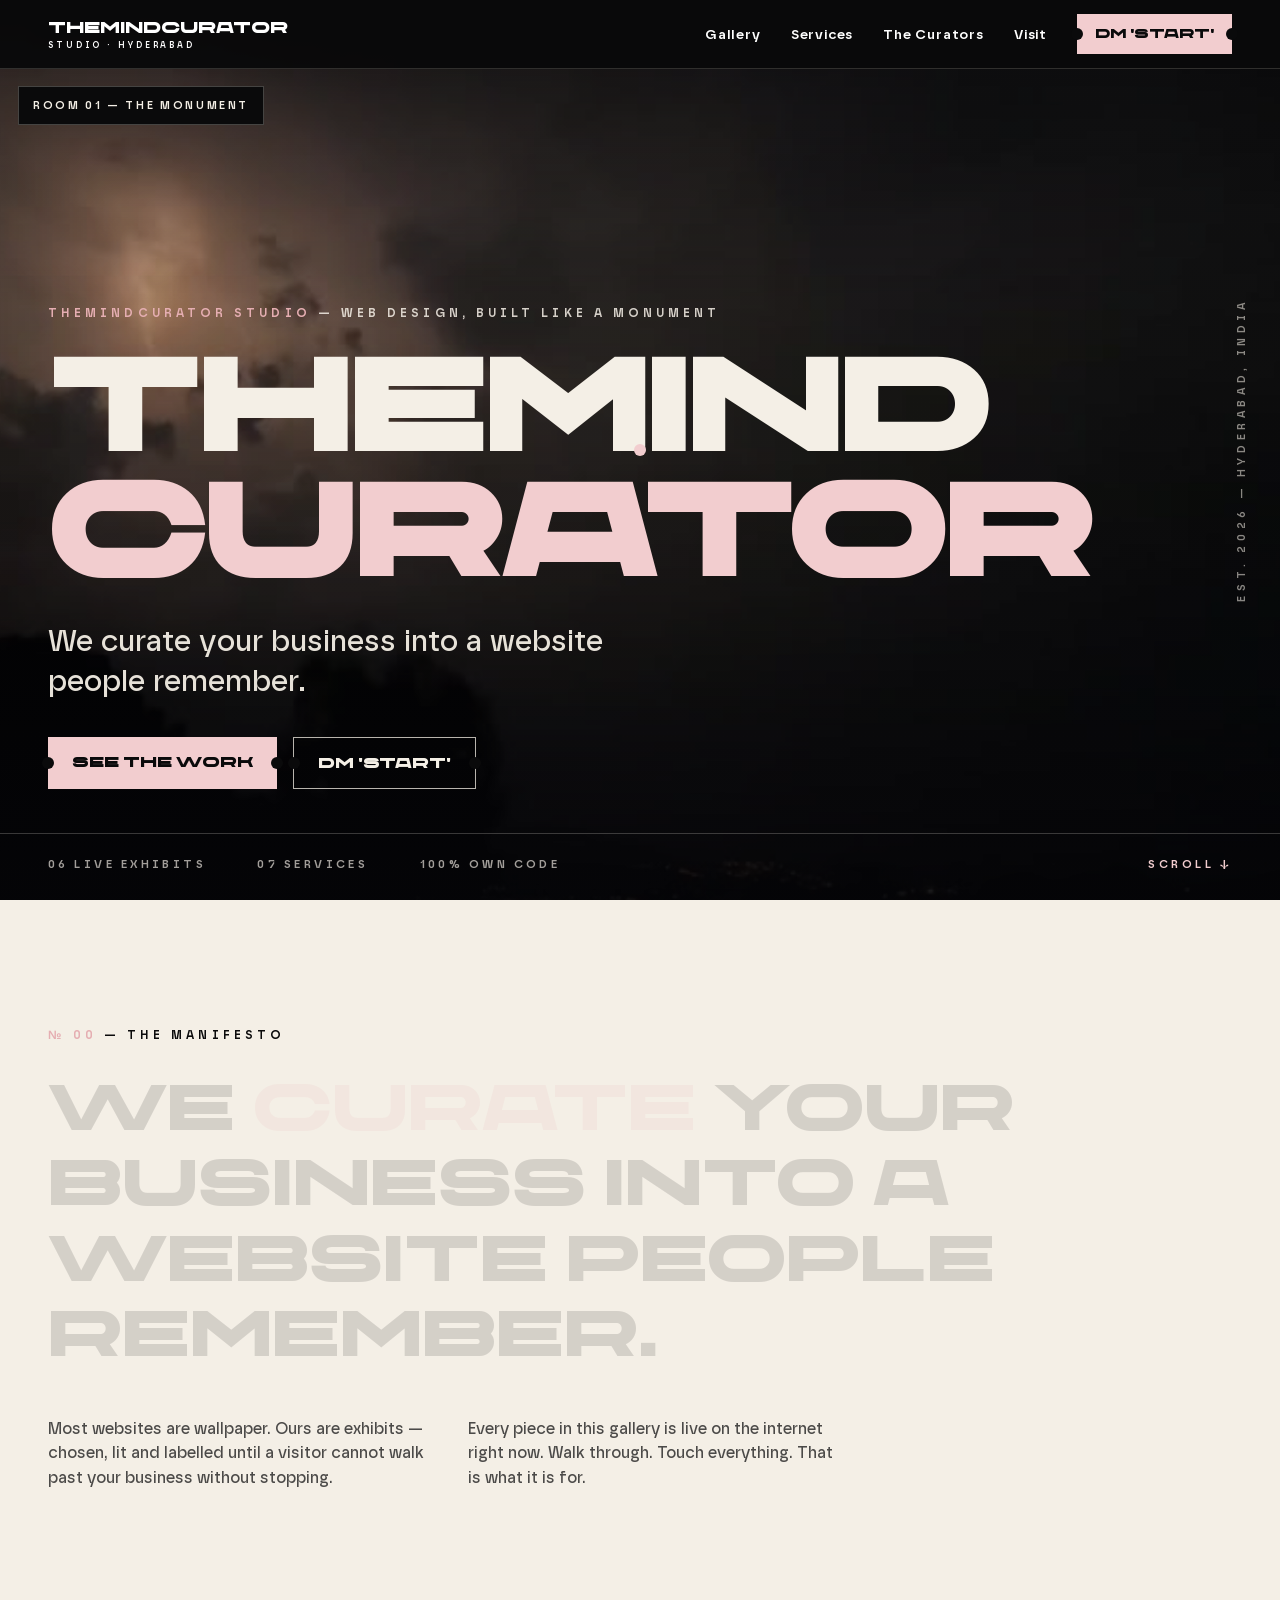
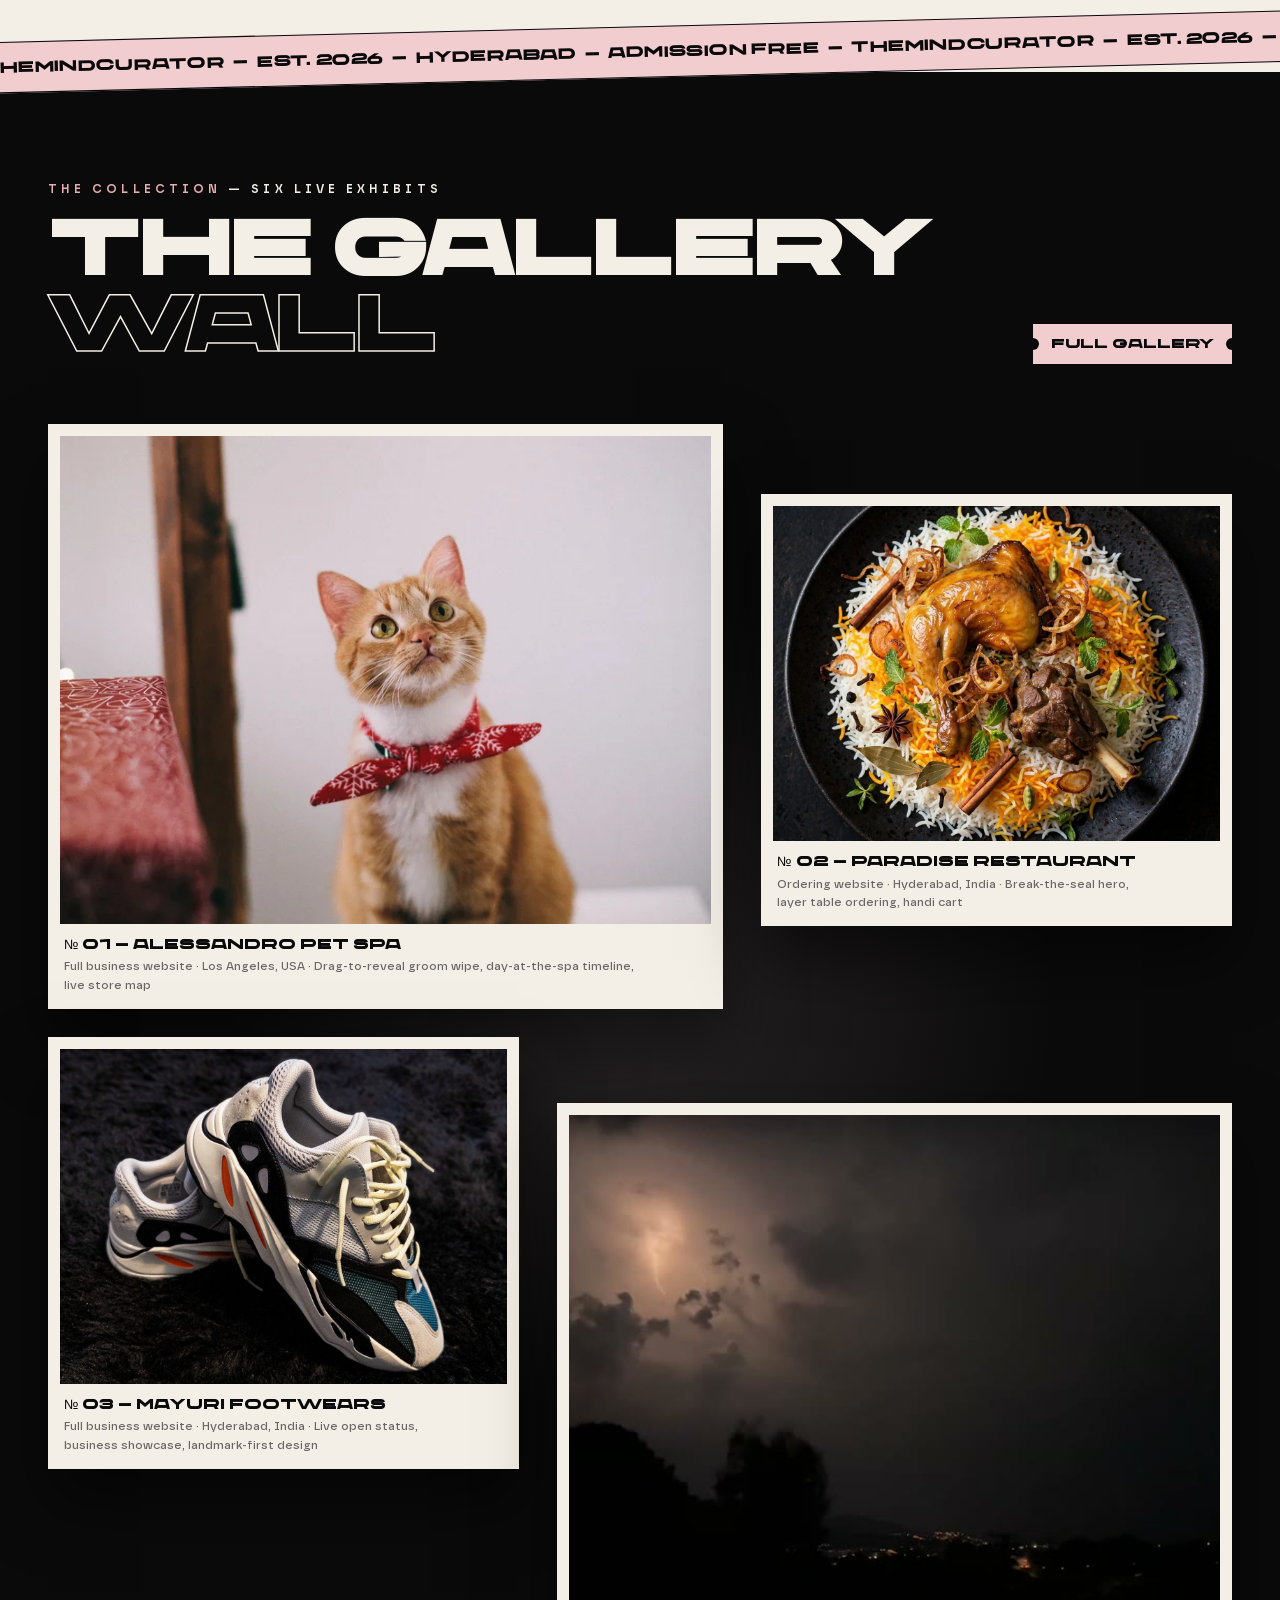
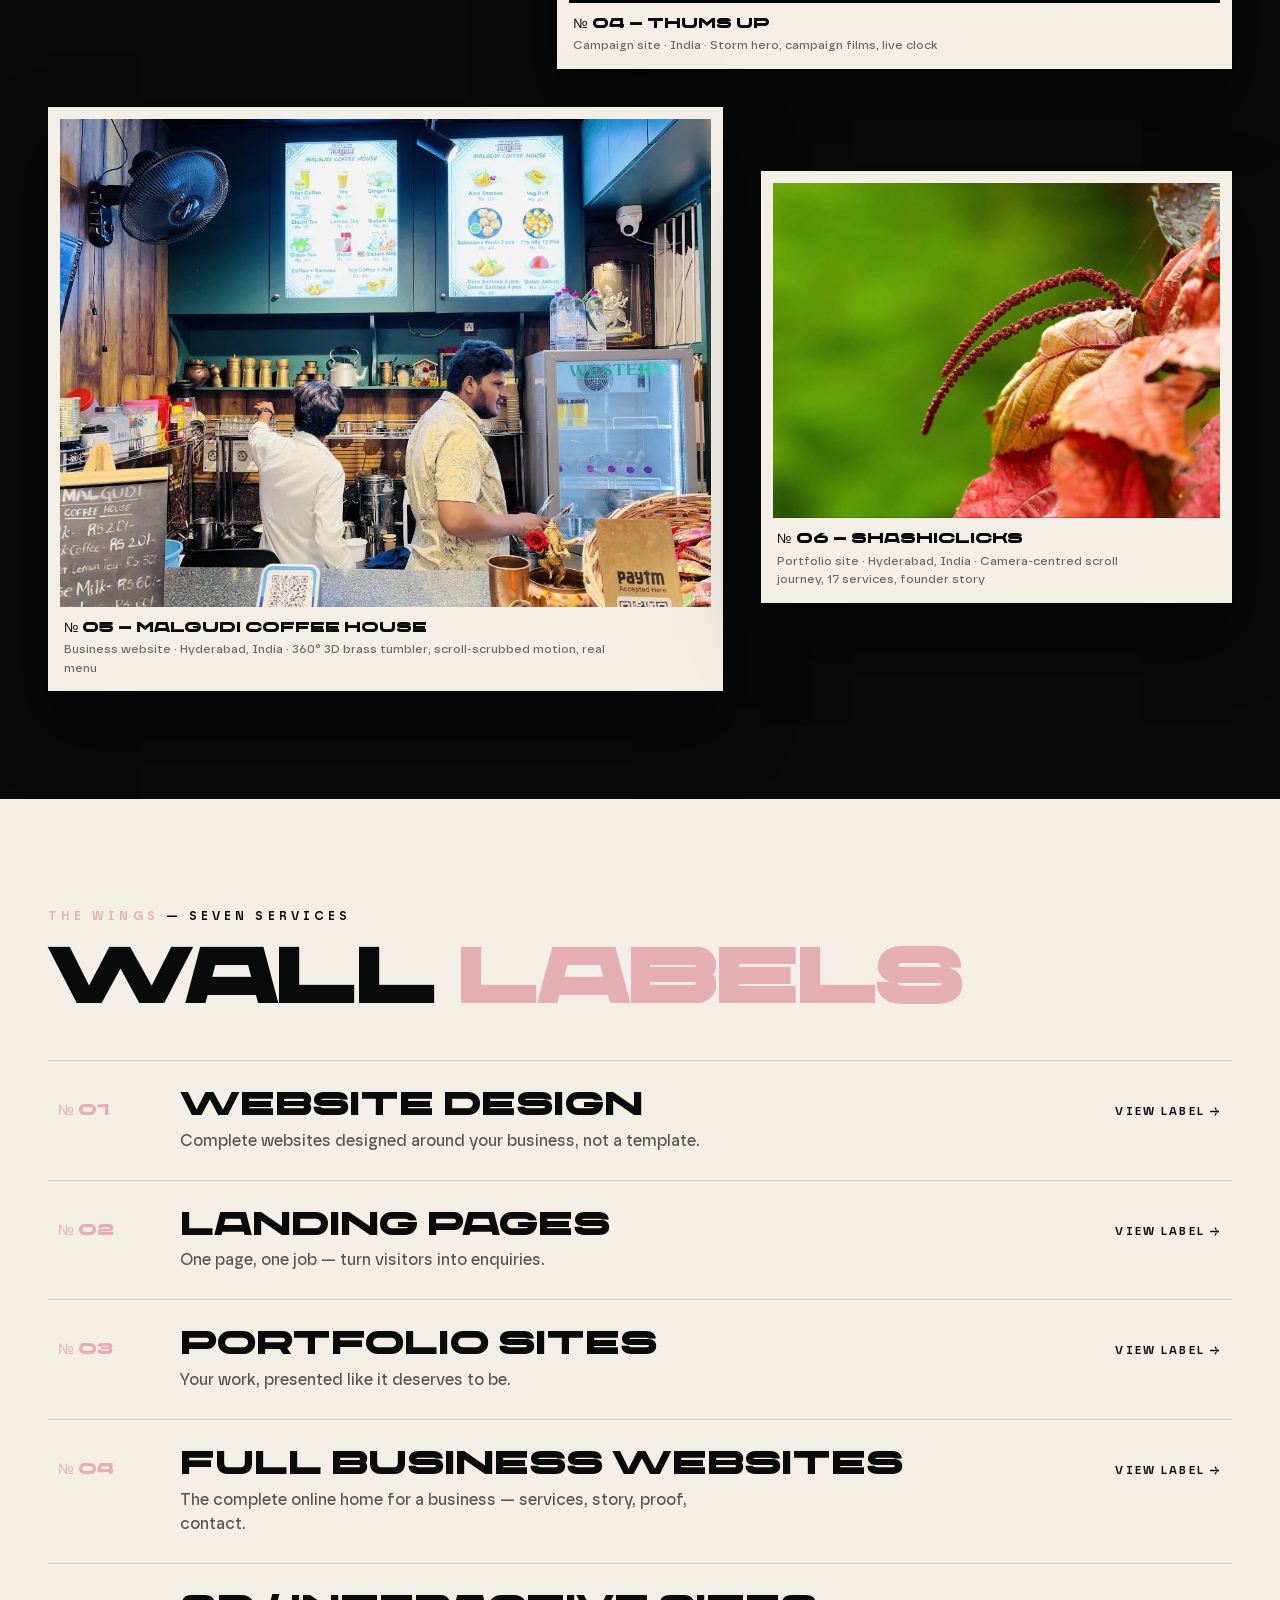
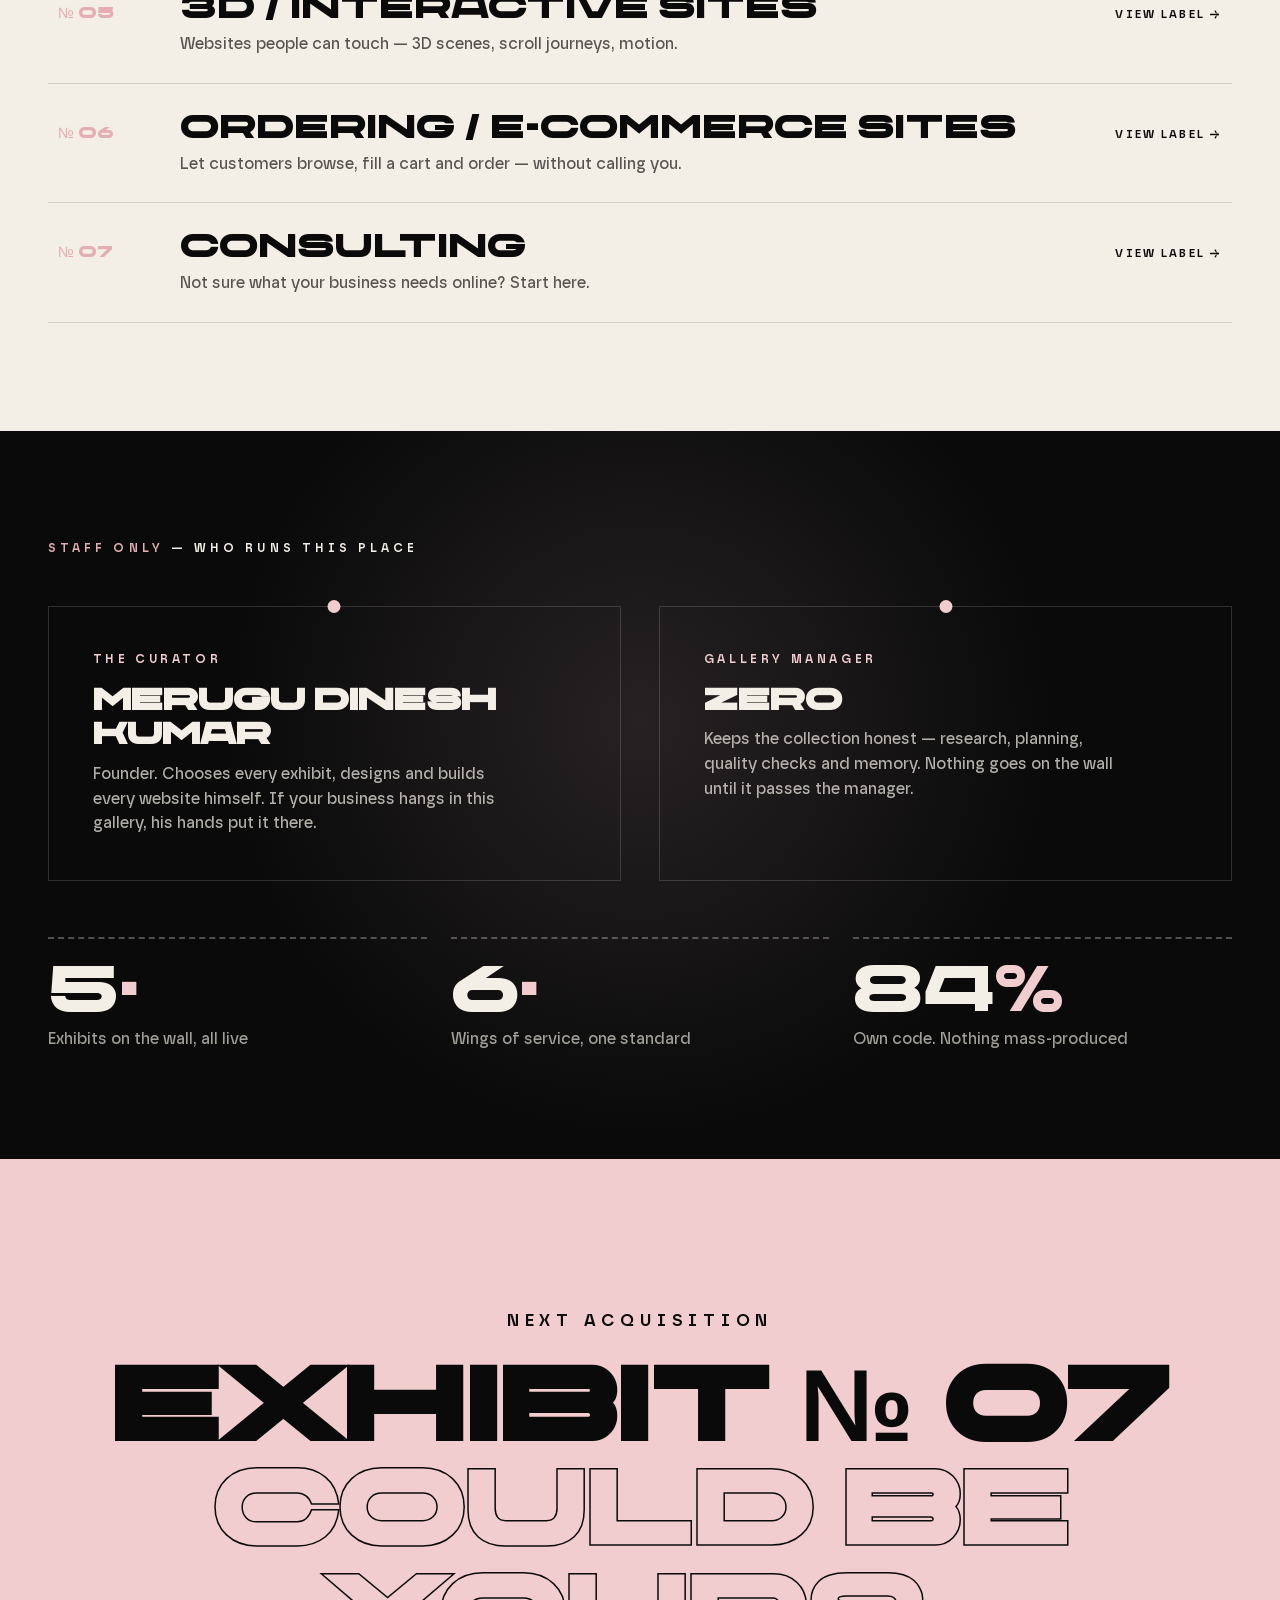
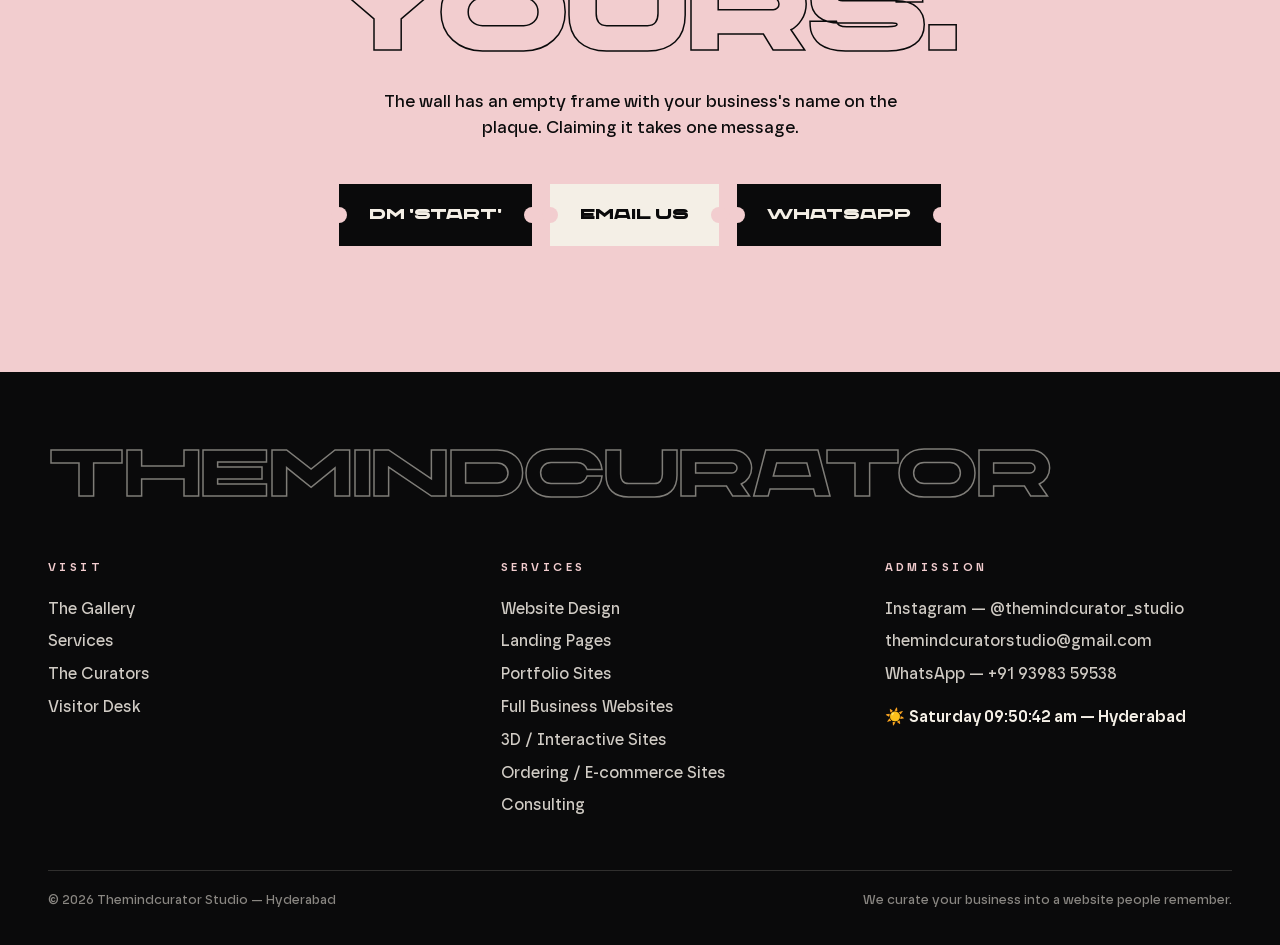
<file: index.html>
<!DOCTYPE html>
<html lang="en"><head><meta charset="utf-8"><meta name="viewport" content="width=device-width, initial-scale=1">
<title>The Exhibition — Themindcurator Studio, Hyderabad</title>
<meta name="description" content="Themindcurator Studio, Hyderabad — a gallery of business websites. We curate your business into a website people remember.">
<link rel="stylesheet" href="style.css">
<link rel="icon" href="data:image/svg+xml,<svg xmlns='http://www.w3.org/2000/svg' viewBox='0 0 100 100'><rect width='100' height='100' fill='%23f2cdcf'/><text x='50' y='68' font-size='58' text-anchor='middle' font-family='sans-serif' font-weight='bold'>M</text></svg>">
</head><body>
<div id="veil"><span class="v-word">THE<em>MIND</em>CURATOR</span></div>
<header><div class="hd-in">
  <a class="logo" href="index.html">THEMINDCURATOR<small>STUDIO · HYDERABAD</small></a>
  <nav class="main-nav"><a class="nl" href="our-work.html">Gallery</a><a class="nl" href="services.html">Services</a><a class="nl" href="studio.html">The Curators</a><a class="nl" href="contact.html">Visit</a><a class="ticket-btn" href="https://ig.me/m/themindcurator_studio" target="_blank" rel="noopener">DM 'START'</a><button id="burger" aria-label="Menu">☰</button></nav>
</div></header>
<div id="lightbox" aria-hidden="true"><button id="lbClose" aria-label="Close">✕</button><button id="lbPrev" aria-label="Previous">←</button><button id="lbNext" aria-label="Next">→</button><figure><img id="lbImg" alt=""><figcaption><div id="lbTitle"></div><div id="lbMeta"></div><a id="lbLink" class="ticket-btn" target="_blank" rel="noopener">Walk into the live site ↗</a></figcaption></figure></div>
<div id="lbPrevZone"></div>
<div id="mnav"><button id="mnavClose" aria-label="Close">✕</button><a href="index.html">Home</a><a href="our-work.html">Gallery</a><a href="services.html">Services</a><a href="studio.html">The Curators</a><a href="contact.html">Visit</a></div>

<section class="door">
  <div class="hero-bg"><img src="assets/img/thums-1.jpg" alt="Storm over the city"></div>
  <div class="hero-shade"></div><div class="hero-flash"></div>
  <p class="hero-side">EST. 2026 — HYDERABAD, INDIA</p>
  <div class="hero-in">
    <p class="kicker"><span class="no">THEMINDCURATOR STUDIO</span> — WEB DESIGN, BUILT LIKE A MONUMENT</p>
    <h1 class="hero-word"><span class="row"><span>Themind</span></span><span class="row"><span class="pk">Curator</span></span></h1>
    <p class="hero-line">We curate your business into a website people remember.</p>
    <div class="hero-cta"><a class="ticket-btn big" href="our-work.html">See the work</a><a class="ticket-btn big ghost" href="https://ig.me/m/themindcurator_studio" target="_blank" rel="noopener">DM 'START'</a></div>
  </div>
  <div class="hero-base"><span>06 live exhibits</span><span>07 services</span><span>100% own code</span><span class="hb-r">Scroll ↓</span></div>
</section>
<section class="manifesto"><div class="wrap">
  <p class="kicker"><span class="no">№ 00</span> — THE MANIFESTO</p>
  <p class="big"><span class="w">We</span> <span class="w pk">curate</span> <span class="w">your</span> <span class="w">business</span> <span class="w">into</span> <span class="w">a</span> <span class="w">website</span> <span class="w">people</span> <span class="w">remember.</span></p>
  <div class="note"><p>Most websites are wallpaper. Ours are exhibits — chosen, lit and labelled until a visitor cannot walk past your business without stopping.</p><p>Every piece in this gallery is live on the internet right now. Walk through. Touch everything. That is what it is for.</p></div>
</div></section>
<div class="band" aria-hidden="true"><div class="track"><span>THEMINDCURATOR&nbsp;&nbsp;—&nbsp;&nbsp;EST. 2026&nbsp;&nbsp;—&nbsp;&nbsp;HYDERABAD&nbsp;&nbsp;—&nbsp;&nbsp;ADMISSION FREE&nbsp;&nbsp;—&nbsp;&nbsp;</span><span>THEMINDCURATOR&nbsp;&nbsp;—&nbsp;&nbsp;EST. 2026&nbsp;&nbsp;—&nbsp;&nbsp;HYDERABAD&nbsp;&nbsp;—&nbsp;&nbsp;ADMISSION FREE&nbsp;&nbsp;—&nbsp;&nbsp;</span><span>THEMINDCURATOR&nbsp;&nbsp;—&nbsp;&nbsp;EST. 2026&nbsp;&nbsp;—&nbsp;&nbsp;HYDERABAD&nbsp;&nbsp;—&nbsp;&nbsp;ADMISSION FREE&nbsp;&nbsp;—&nbsp;&nbsp;</span><span>THEMINDCURATOR&nbsp;&nbsp;—&nbsp;&nbsp;EST. 2026&nbsp;&nbsp;—&nbsp;&nbsp;HYDERABAD&nbsp;&nbsp;—&nbsp;&nbsp;ADMISSION FREE&nbsp;&nbsp;—&nbsp;&nbsp;</span><span>THEMINDCURATOR&nbsp;&nbsp;—&nbsp;&nbsp;EST. 2026&nbsp;&nbsp;—&nbsp;&nbsp;HYDERABAD&nbsp;&nbsp;—&nbsp;&nbsp;ADMISSION FREE&nbsp;&nbsp;—&nbsp;&nbsp;</span><span>THEMINDCURATOR&nbsp;&nbsp;—&nbsp;&nbsp;EST. 2026&nbsp;&nbsp;—&nbsp;&nbsp;HYDERABAD&nbsp;&nbsp;—&nbsp;&nbsp;ADMISSION FREE&nbsp;&nbsp;—&nbsp;&nbsp;</span></div></div>
<section class="wall-sec"><div class="spot"></div><div class="wrap">
  <div class="wall-head"><div><p class="kicker"><span class="no">THE COLLECTION</span> — SIX LIVE EXHIBITS</p><h2>The Gallery<br><span class="outline">Wall</span></h2></div><a class="ticket-btn" href="our-work.html">Full gallery</a></div>
  <div class="wall"><article class="frame f1 reveal">
  <a href="https://m-arjun-same.github.io/alessandro-pet-spa/" target="_blank" rel="noopener"><div class="mat"><img src="assets/img/alessandro-1.webp" alt="Alessandro Pet Spa">
  <div class="plaque"><div><div class="pn">№ 01 — Alessandro Pet Spa</div><div class="pm">Full business website · Los Angeles, USA · Drag-to-reveal groom wipe, day-at-the-spa timeline, live store map</div></div><span class="stamp">LIVE ↗</span></div></div></a>
</article><article class="frame f2 reveal">
  <a href="https://m-arjun-same.github.io/paradise-restaurant/" target="_blank" rel="noopener"><div class="mat"><img src="assets/img/paradise-1.jpg" alt="Paradise Restaurant">
  <div class="plaque"><div><div class="pn">№ 02 — Paradise Restaurant</div><div class="pm">Ordering website · Hyderabad, India · Break-the-seal hero, layer table ordering, handi cart</div></div><span class="stamp">LIVE ↗</span></div></div></a>
</article><article class="frame f3 reveal">
  <a href="https://m-arjun-same.github.io/mayuri-footwears/" target="_blank" rel="noopener"><div class="mat"><img src="assets/img/mayuri-1.jpg" alt="Mayuri Footwears">
  <div class="plaque"><div><div class="pn">№ 03 — Mayuri Footwears</div><div class="pm">Full business website · Hyderabad, India · Live open status, business showcase, landmark-first design</div></div><span class="stamp">LIVE ↗</span></div></div></a>
</article><article class="frame f4 reveal">
  <a href="https://m-arjun-same.github.io/thumps-up/" target="_blank" rel="noopener"><div class="mat"><img src="assets/img/thums-1.jpg" alt="Thums Up">
  <div class="plaque"><div><div class="pn">№ 04 — Thums Up</div><div class="pm">Campaign site · India · Storm hero, campaign films, live clock</div></div><span class="stamp">LIVE ↗</span></div></div></a>
</article><article class="frame f5 reveal">
  <a href="https://m-arjun-same.github.io/malgudi-coffee-house/" target="_blank" rel="noopener"><div class="mat"><img src="assets/img/malgudi-1.jpg" alt="Malgudi Coffee House">
  <div class="plaque"><div><div class="pn">№ 05 — Malgudi Coffee House</div><div class="pm">Business website · Hyderabad, India · 360° 3D brass tumbler, scroll-scrubbed motion, real menu</div></div><span class="stamp">LIVE ↗</span></div></div></a>
</article><article class="frame f6 reveal">
  <a href="https://m-arjun-same.github.io/shashiclicks/" target="_blank" rel="noopener"><div class="mat"><img src="assets/img/shashi-1.jpg" alt="ShashiClicks">
  <div class="plaque"><div><div class="pn">№ 06 — ShashiClicks</div><div class="pm">Portfolio site · Hyderabad, India · Camera-centred scroll journey, 17 services, founder story</div></div><span class="stamp">LIVE ↗</span></div></div></a>
</article></div>
</div></section>
<section class="labels"><div class="wrap">
  <p class="kicker"><span class="no">THE WINGS</span> — SEVEN SERVICES</p><h2>Wall <span style="color:var(--pink-deep)">Labels</span></h2>
  <div><a class="label-row reveal" data-img="assets/img/alessandro-1.webp" href="services/website-design.html"><span class="ln">№ 01</span><span><span class="lt">Website Design</span><span class="ld" style="display:block">Complete websites designed around your business, not a template.</span></span><span class="lm">View label →</span></a><a class="label-row reveal" data-img="assets/img/paradise-1.jpg" href="services/landing-pages.html"><span class="ln">№ 02</span><span><span class="lt">Landing Pages</span><span class="ld" style="display:block">One page, one job — turn visitors into enquiries.</span></span><span class="lm">View label →</span></a><a class="label-row reveal" data-img="assets/img/mayuri-1.jpg" href="services/portfolio-sites.html"><span class="ln">№ 03</span><span><span class="lt">Portfolio Sites</span><span class="ld" style="display:block">Your work, presented like it deserves to be.</span></span><span class="lm">View label →</span></a><a class="label-row reveal" data-img="assets/img/thums-1.jpg" href="services/business-websites.html"><span class="ln">№ 04</span><span><span class="lt">Full Business Websites</span><span class="ld" style="display:block">The complete online home for a business — services, story, proof, contact.</span></span><span class="lm">View label →</span></a><a class="label-row reveal" data-img="assets/img/malgudi-1.jpg" href="services/3d-interactive.html"><span class="ln">№ 05</span><span><span class="lt">3D / Interactive Sites</span><span class="ld" style="display:block">Websites people can touch — 3D scenes, scroll journeys, motion.</span></span><span class="lm">View label →</span></a><a class="label-row reveal" data-img="assets/img/shashi-1.jpg" href="services/ordering-ecommerce.html"><span class="ln">№ 06</span><span><span class="lt">Ordering / E-commerce Sites</span><span class="ld" style="display:block">Let customers browse, fill a cart and order — without calling you.</span></span><span class="lm">View label →</span></a><a class="label-row reveal" data-img="assets/img/alessandro-1.webp" href="services/consulting.html"><span class="ln">№ 07</span><span><span class="lt">Consulting</span><span class="ld" style="display:block">Not sure what your business needs online? Start here.</span></span><span class="lm">View label →</span></a></div>
</div></section>
<section class="curators"><div class="spot"></div><div class="wrap">
  <p class="kicker"><span class="no">STAFF ONLY</span> — WHO RUNS THIS PLACE</p>
  <div class="cur-grid">
    <div class="plate reveal"><p class="role">The Curator</p><h3>Merugu Dinesh Kumar</h3><p>Founder. Chooses every exhibit, designs and builds every website himself. If your business hangs in this gallery, his hands put it there.</p></div>
    <div class="plate reveal"><p class="role">Gallery Manager</p><h3>ZERO</h3><p>Keeps the collection honest — research, planning, quality checks and memory. Nothing goes on the wall until it passes the manager.</p></div>
  </div>
  <div class="stats">
    <div class="stat"><div class="n"><span data-count="6">0</span><em>·</em></div><p>Exhibits on the wall, all live</p></div>
    <div class="stat"><div class="n"><span data-count="7">0</span><em>·</em></div><p>Wings of service, one standard</p></div>
    <div class="stat"><div class="n"><span data-count="100">0</span><em>%</em></div><p>Own code. Nothing mass-produced</p></div>
  </div>
</div></section>
<div id="roomChip">ROOM 01 — THE MONUMENT</div>
<section class="finale"><div class="wrap">
  <p class="kicker">NEXT ACQUISITION</p>
  <h2>Exhibit № 07<br><span class="outline" style="-webkit-text-stroke-color:var(--ink)">could be yours.</span></h2>
  <p>The wall has an empty frame with your business's name on the plaque. Claiming it takes one message.</p>
  <div class="tickets"><a class="big-ticket" href="https://ig.me/m/themindcurator_studio" target="_blank" rel="noopener">DM 'START'</a><a class="big-ticket light" href="mailto:themindcuratorstudio@gmail.com">Email us</a><a class="big-ticket" href="https://wa.me/919398359538" target="_blank" rel="noopener">WhatsApp</a></div>
</div></section>
<footer><div class="wrap">
  <div class="ft-word">Themindcurator</div>
  <div class="ft-grid">
    <div><h4>Visit</h4><a href="our-work.html">The Gallery</a><a href="services.html">Services</a><a href="studio.html">The Curators</a><a href="contact.html">Visitor Desk</a></div>
    <div><h4>Services</h4><a href="services/website-design.html">Website Design</a><a href="services/landing-pages.html">Landing Pages</a><a href="services/portfolio-sites.html">Portfolio Sites</a><a href="services/business-websites.html">Full Business Websites</a><a href="services/3d-interactive.html">3D / Interactive Sites</a><a href="services/ordering-ecommerce.html">Ordering / E-commerce Sites</a><a href="services/consulting.html">Consulting</a></div>
    <div><h4>Admission</h4><a href="https://ig.me/m/themindcurator_studio" target="_blank" rel="noopener">Instagram — @themindcurator_studio</a><a href="mailto:themindcuratorstudio@gmail.com">themindcuratorstudio@gmail.com</a><a href="https://wa.me/919398359538" target="_blank" rel="noopener">WhatsApp — +91 93983 59538</a><p style="margin-top:14px"><span class="day-emoji">☀️</span><span class="night-emoji">🌙</span> <span id="hydClock">Hyderabad</span></p></div>
  </div>
  <div class="ft-base"><span>© 2026 Themindcurator Studio — Hyderabad</span><span>We curate your business into a website people remember.</span></div>
</div></footer>
<script src="lenis.min.js"></script>
<script src="main.js"></script>
</body></html>
</file>
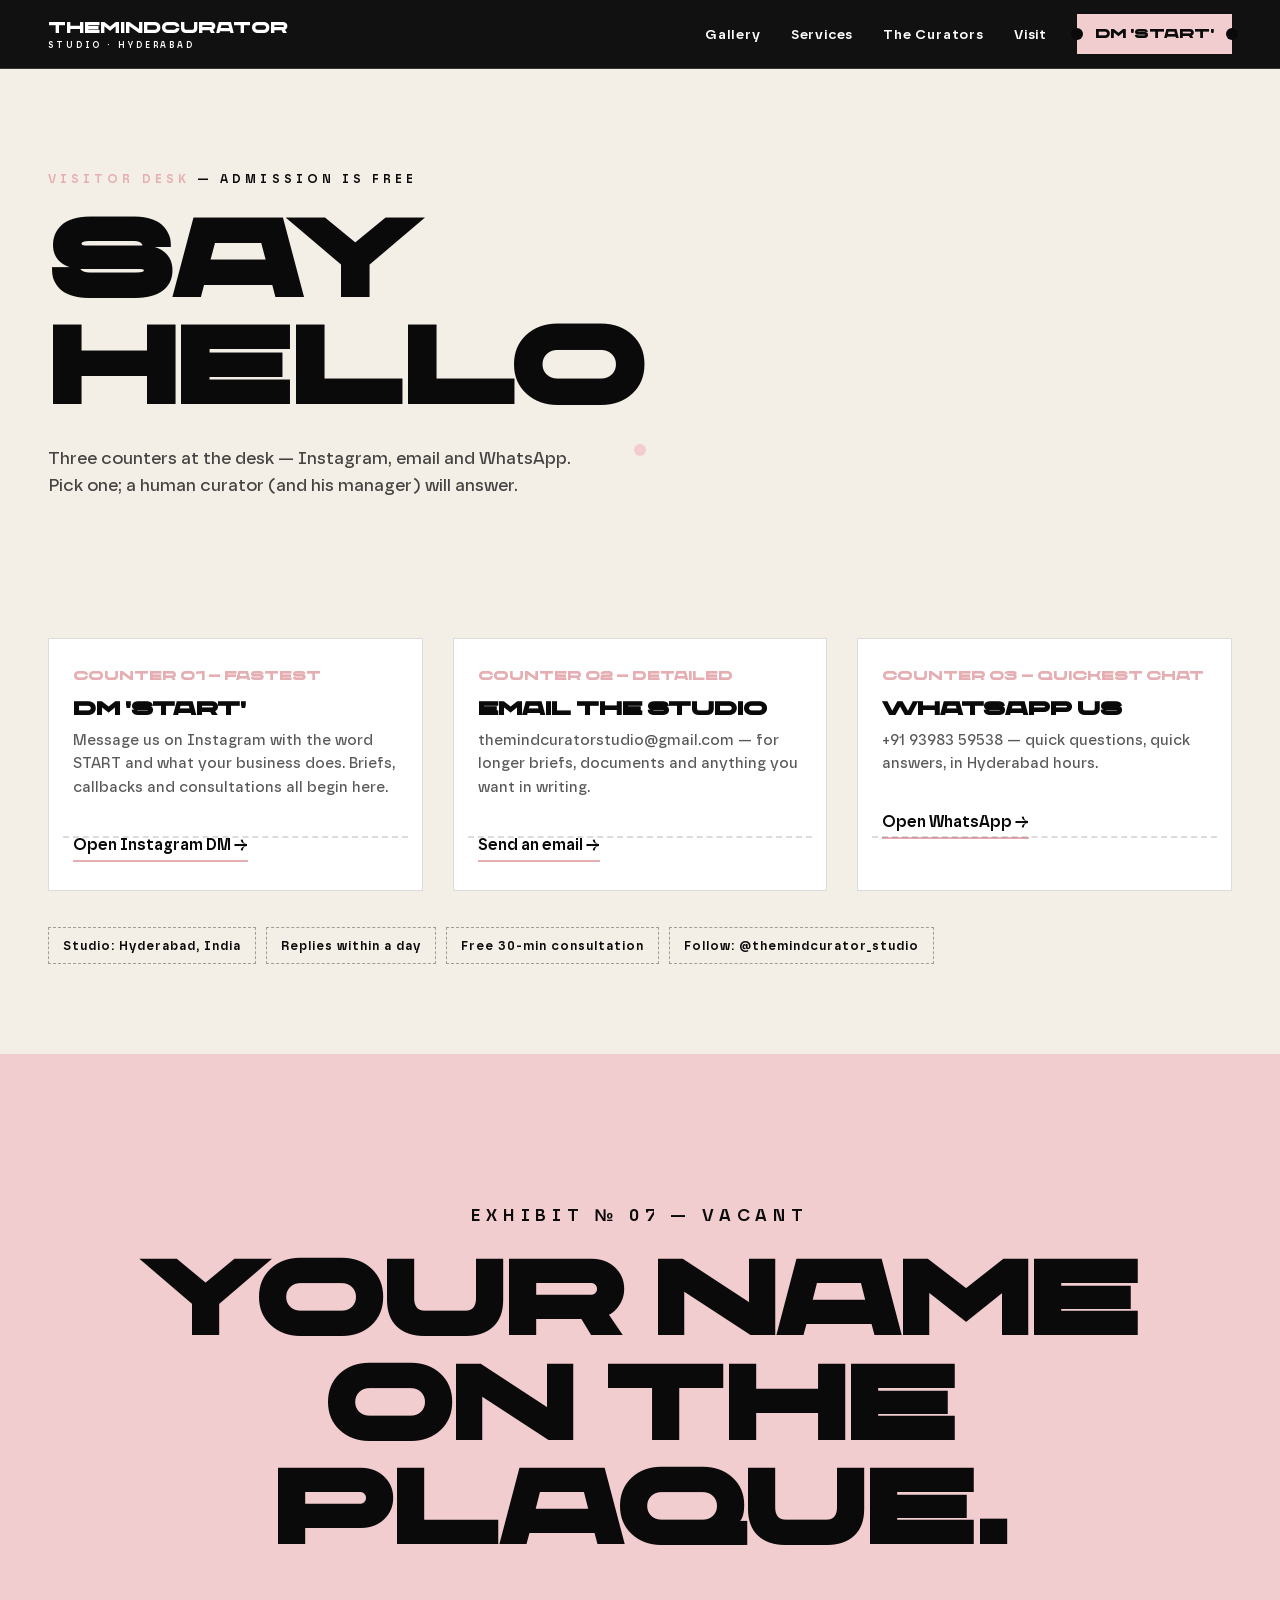
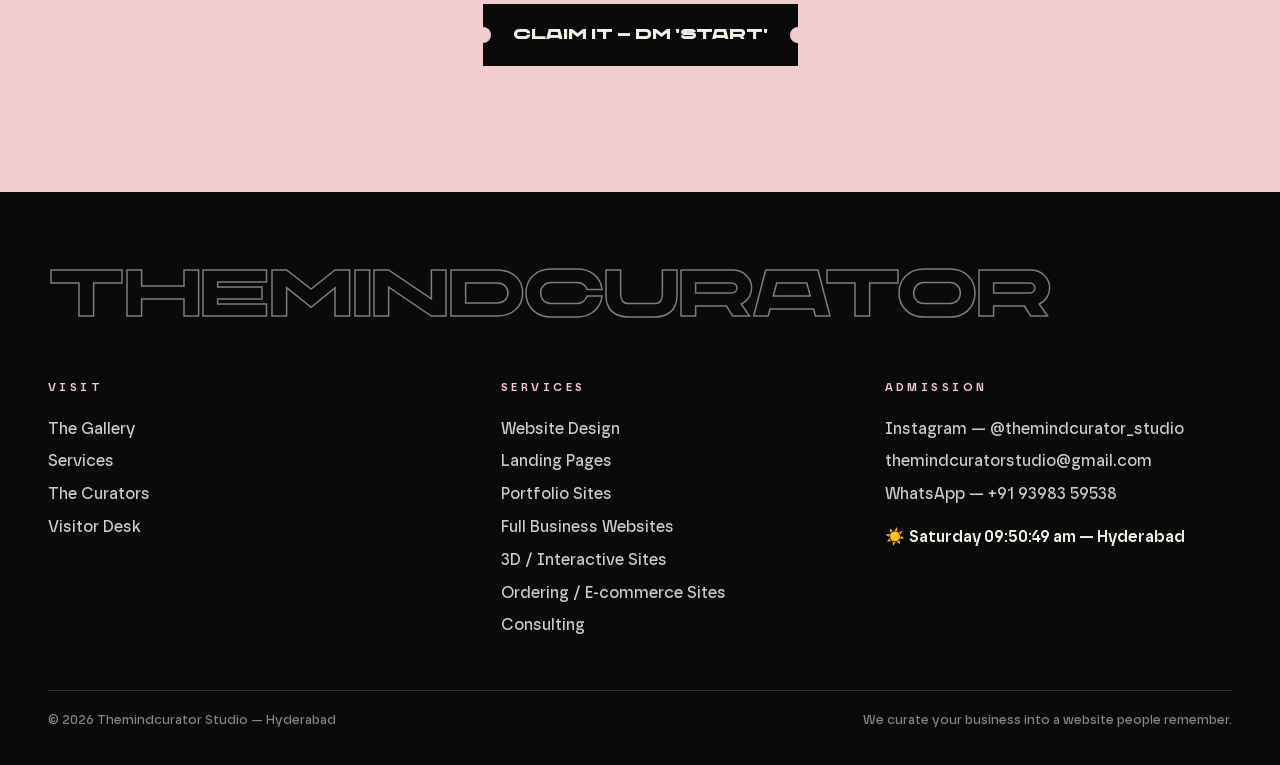
<file: contact.html>
<!DOCTYPE html>
<html lang="en"><head><meta charset="utf-8"><meta name="viewport" content="width=device-width, initial-scale=1">
<title>Visitor Desk — Themindcurator Studio, Hyderabad</title>
<meta name="description" content="Contact Themindcurator Studio, Hyderabad — Instagram DM, themindcuratorstudio@gmail.com, WhatsApp +91 93983 59538.">
<link rel="stylesheet" href="style.css">
<link rel="icon" href="data:image/svg+xml,<svg xmlns='http://www.w3.org/2000/svg' viewBox='0 0 100 100'><rect width='100' height='100' fill='%23f2cdcf'/><text x='50' y='68' font-size='58' text-anchor='middle' font-family='sans-serif' font-weight='bold'>M</text></svg>">
</head><body>
<div id="veil"><span class="v-word">THE<em>MIND</em>CURATOR</span></div>
<header><div class="hd-in">
  <a class="logo" href="index.html">THEMINDCURATOR<small>STUDIO · HYDERABAD</small></a>
  <nav class="main-nav"><a class="nl" href="our-work.html">Gallery</a><a class="nl" href="services.html">Services</a><a class="nl" href="studio.html">The Curators</a><a class="nl" href="contact.html">Visit</a><a class="ticket-btn" href="https://ig.me/m/themindcurator_studio" target="_blank" rel="noopener">DM 'START'</a><button id="burger" aria-label="Menu">☰</button></nav>
</div></header>
<div id="lightbox" aria-hidden="true"><button id="lbClose" aria-label="Close">✕</button><button id="lbPrev" aria-label="Previous">←</button><button id="lbNext" aria-label="Next">→</button><figure><img id="lbImg" alt=""><figcaption><div id="lbTitle"></div><div id="lbMeta"></div><a id="lbLink" class="ticket-btn" target="_blank" rel="noopener">Walk into the live site ↗</a></figcaption></figure></div>
<div id="lbPrevZone"></div>
<div id="mnav"><button id="mnavClose" aria-label="Close">✕</button><a href="index.html">Home</a><a href="our-work.html">Gallery</a><a href="services.html">Services</a><a href="studio.html">The Curators</a><a href="contact.html">Visit</a></div>

<section class="p-head"><div class="wrap">
  <p class="kicker"><span class="no">VISITOR DESK</span> — ADMISSION IS FREE</p>
  <h1>Say<br>Hello</h1>
  <p class="lede">Three counters at the desk — Instagram, email and WhatsApp. Pick one; a human curator (and his manager) will answer.</p>
</div></section>
<section class="sec" style="padding-top:20px"><div class="wrap">
  <div class="desk">
    <div class="tix reveal"><div class="tn">COUNTER 01 — FASTEST</div><h3>DM 'START'</h3><p>Message us on Instagram with the word START and what your business does. Briefs, callbacks and consultations all begin here.</p><a class="go" href="https://ig.me/m/themindcurator_studio" target="_blank" rel="noopener">Open Instagram DM →</a></div>
    <div class="tix reveal"><div class="tn">COUNTER 02 — DETAILED</div><h3>Email the studio</h3><p>themindcuratorstudio@gmail.com — for longer briefs, documents and anything you want in writing.</p><a class="go" href="mailto:themindcuratorstudio@gmail.com">Send an email →</a></div>
    <div class="tix reveal"><div class="tn">COUNTER 03 — QUICKEST CHAT</div><h3>WhatsApp us</h3><p>+91 93983 59538 — quick questions, quick answers, in Hyderabad hours.</p><a class="go" href="https://wa.me/919398359538" target="_blank" rel="noopener">Open WhatsApp →</a></div>
  </div>
  <div class="chip-row" style="margin-top:36px"><span class="chip">Studio: Hyderabad, India</span><span class="chip">Replies within a day</span><span class="chip">Free 30-min consultation</span><span class="chip">Follow: @themindcurator_studio</span></div>
</div></section>
<section class="finale"><div class="wrap">
  <p class="kicker">EXHIBIT № 07 — VACANT</p><h2>Your name<br>on the plaque.</h2>
  <div class="tickets"><a class="big-ticket" href="https://ig.me/m/themindcurator_studio" target="_blank" rel="noopener">Claim it — DM 'START'</a></div>
</div></section>
<footer><div class="wrap">
  <div class="ft-word">Themindcurator</div>
  <div class="ft-grid">
    <div><h4>Visit</h4><a href="our-work.html">The Gallery</a><a href="services.html">Services</a><a href="studio.html">The Curators</a><a href="contact.html">Visitor Desk</a></div>
    <div><h4>Services</h4><a href="services/website-design.html">Website Design</a><a href="services/landing-pages.html">Landing Pages</a><a href="services/portfolio-sites.html">Portfolio Sites</a><a href="services/business-websites.html">Full Business Websites</a><a href="services/3d-interactive.html">3D / Interactive Sites</a><a href="services/ordering-ecommerce.html">Ordering / E-commerce Sites</a><a href="services/consulting.html">Consulting</a></div>
    <div><h4>Admission</h4><a href="https://ig.me/m/themindcurator_studio" target="_blank" rel="noopener">Instagram — @themindcurator_studio</a><a href="mailto:themindcuratorstudio@gmail.com">themindcuratorstudio@gmail.com</a><a href="https://wa.me/919398359538" target="_blank" rel="noopener">WhatsApp — +91 93983 59538</a><p style="margin-top:14px"><span class="day-emoji">☀️</span><span class="night-emoji">🌙</span> <span id="hydClock">Hyderabad</span></p></div>
  </div>
  <div class="ft-base"><span>© 2026 Themindcurator Studio — Hyderabad</span><span>We curate your business into a website people remember.</span></div>
</div></footer>
<script src="lenis.min.js"></script>
<script src="main.js"></script>
</body></html>
</file>
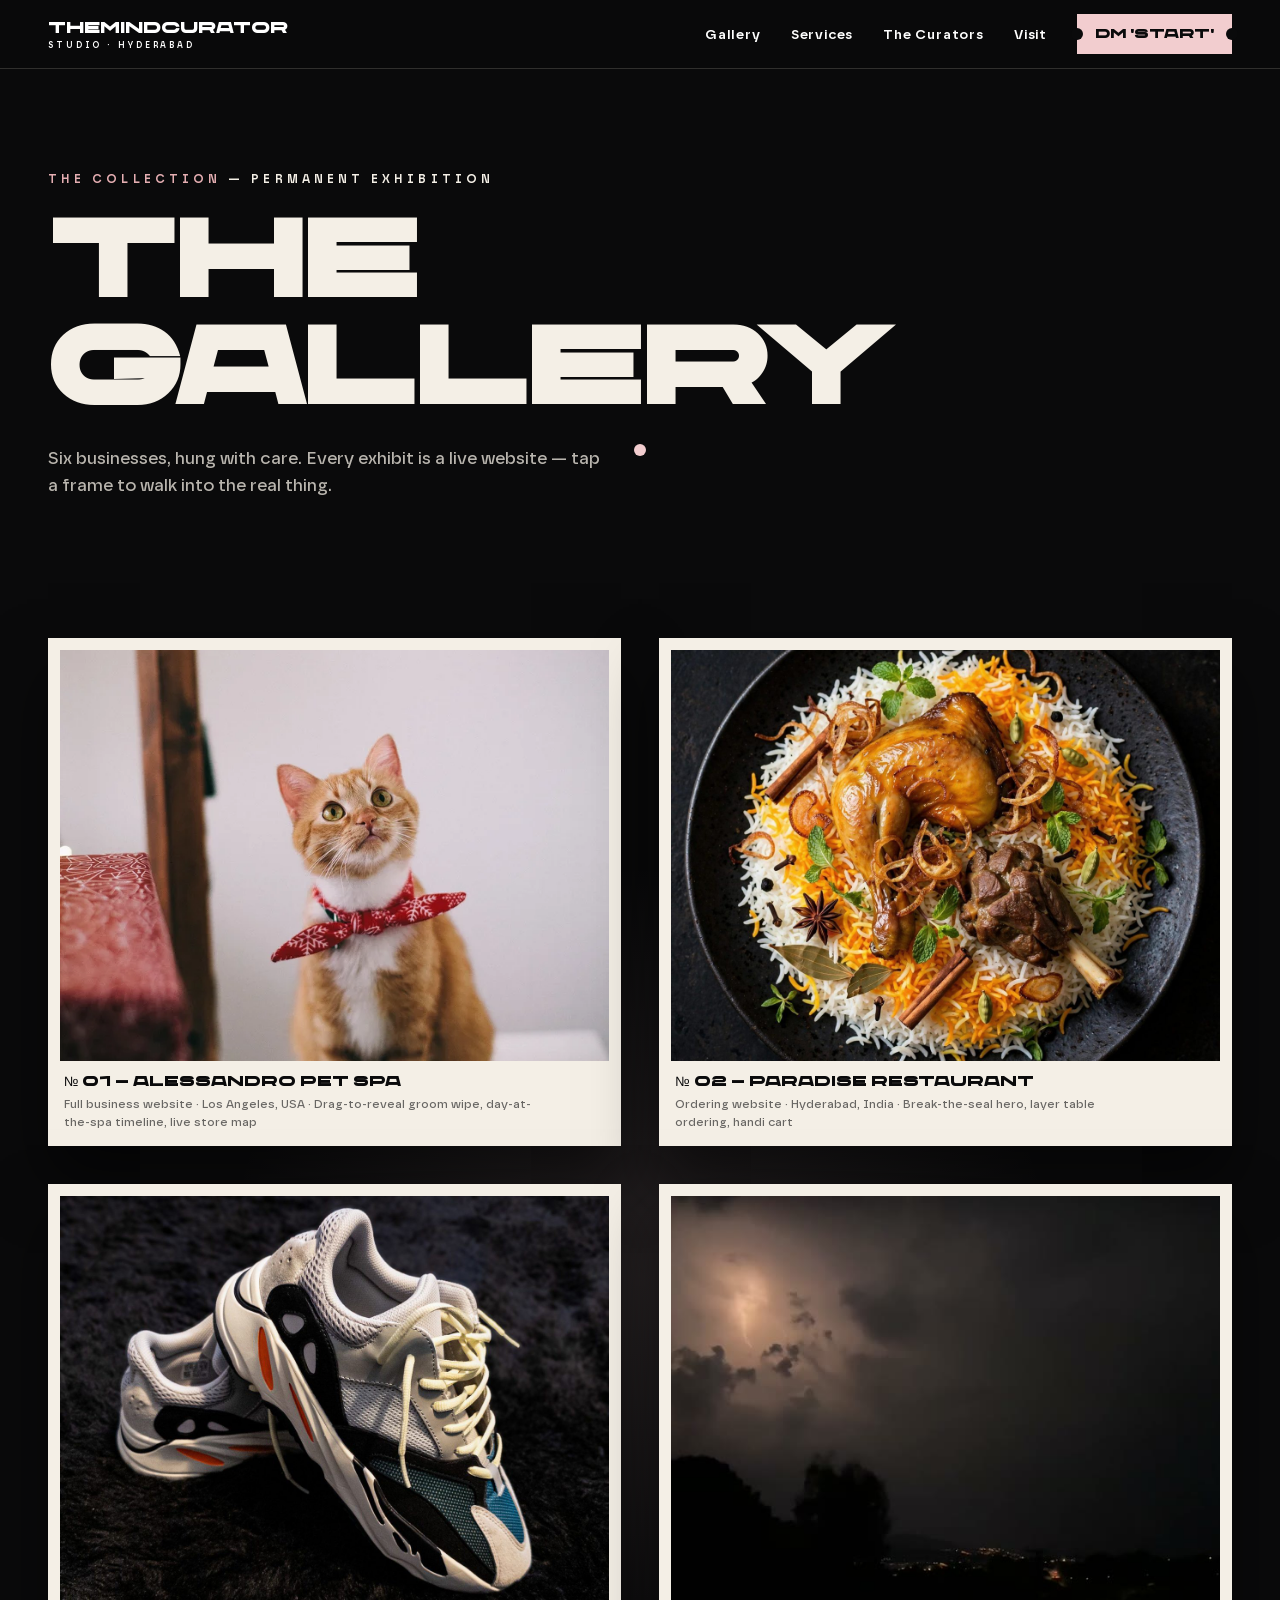
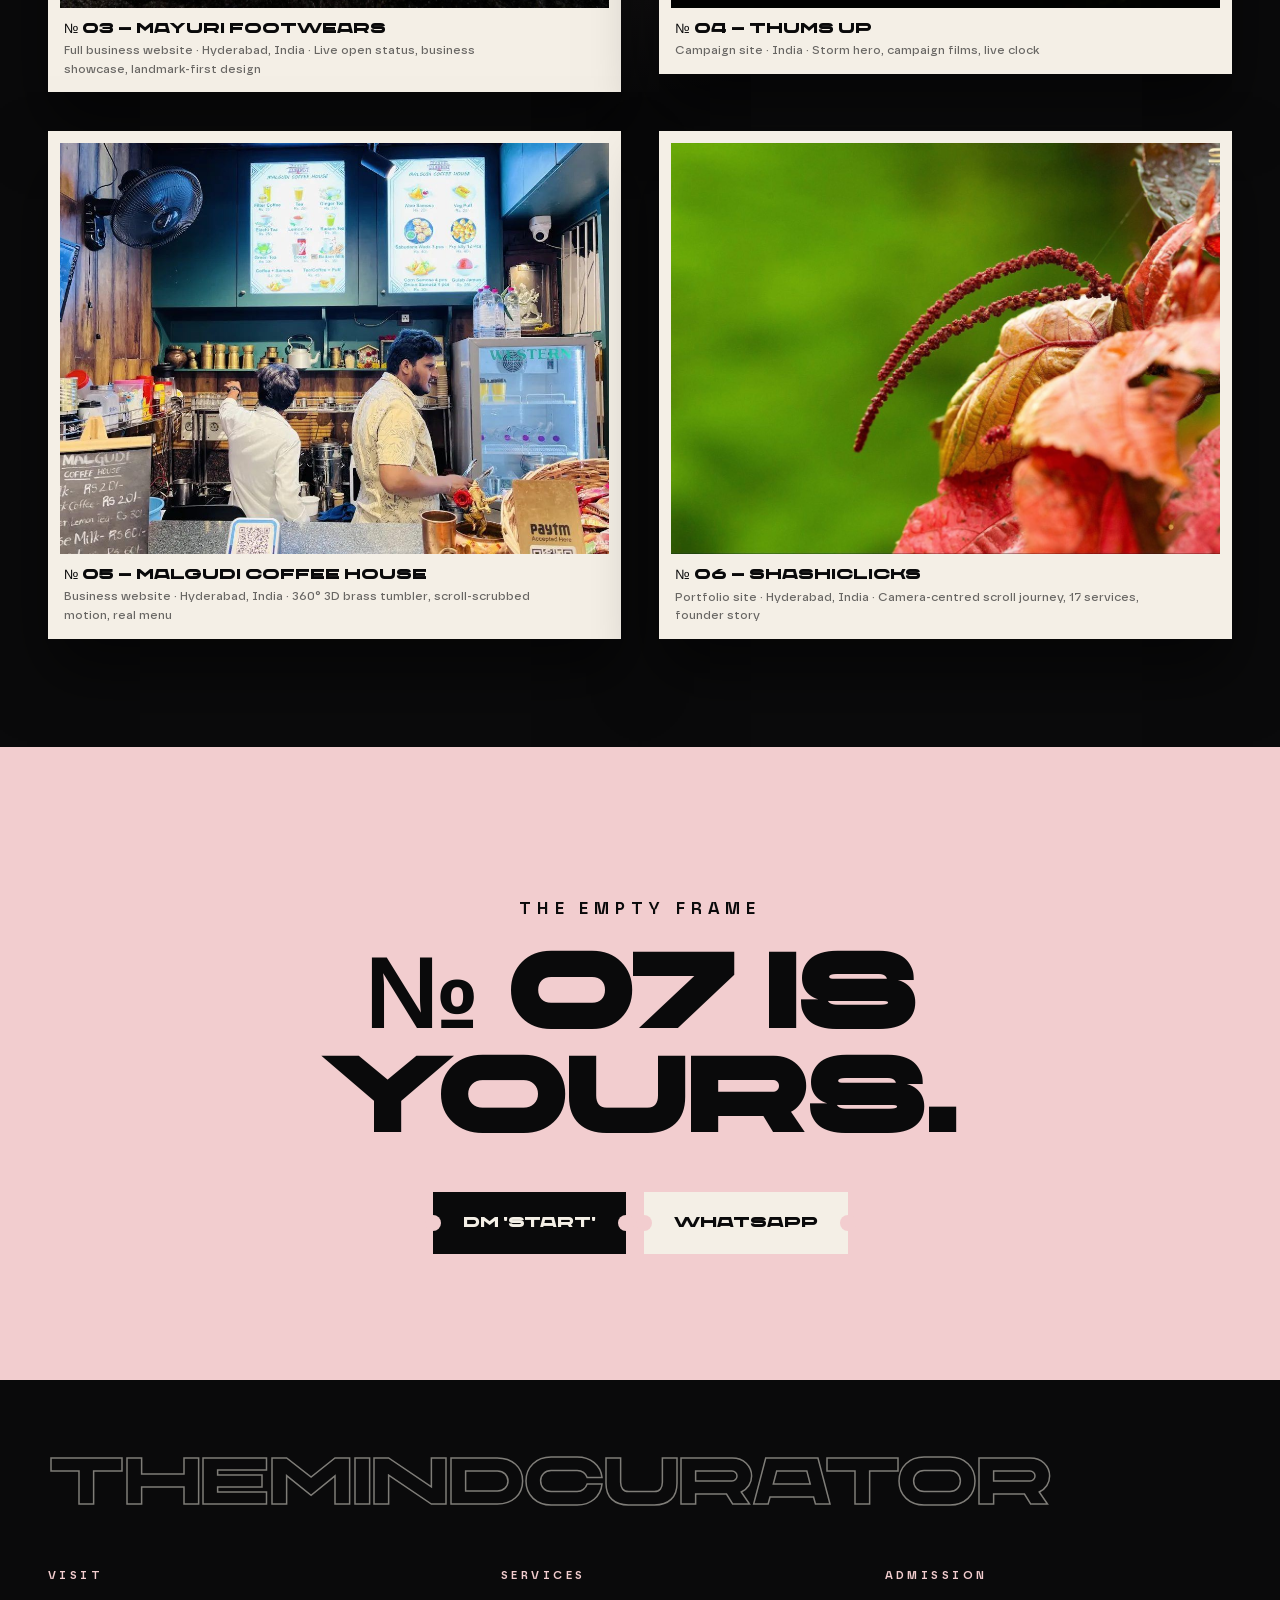
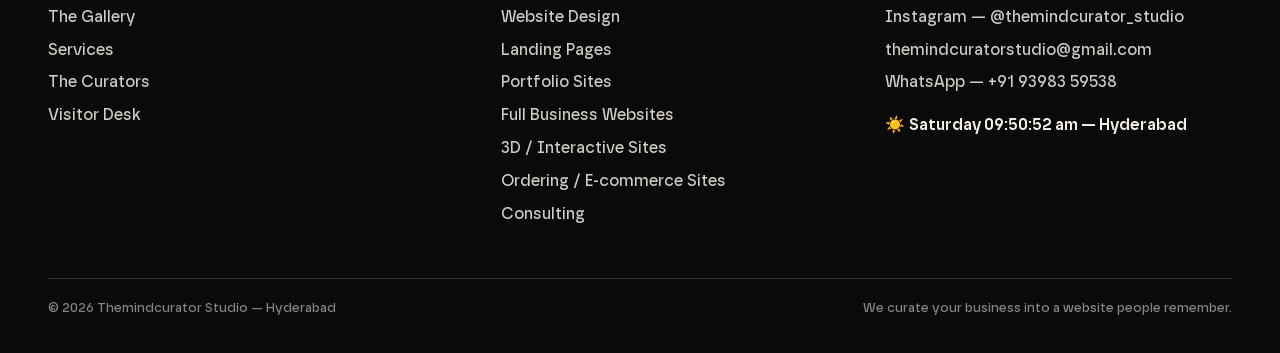
<file: our-work.html>
<!DOCTYPE html>
<html lang="en"><head><meta charset="utf-8"><meta name="viewport" content="width=device-width, initial-scale=1">
<title>The Gallery — Themindcurator Studio, Hyderabad</title>
<meta name="description" content="The full collection — six live business websites curated by Themindcurator Studio.">
<link rel="stylesheet" href="style.css">
<link rel="icon" href="data:image/svg+xml,<svg xmlns='http://www.w3.org/2000/svg' viewBox='0 0 100 100'><rect width='100' height='100' fill='%23f2cdcf'/><text x='50' y='68' font-size='58' text-anchor='middle' font-family='sans-serif' font-weight='bold'>M</text></svg>">
</head><body>
<div id="veil"><span class="v-word">THE<em>MIND</em>CURATOR</span></div>
<header><div class="hd-in">
  <a class="logo" href="index.html">THEMINDCURATOR<small>STUDIO · HYDERABAD</small></a>
  <nav class="main-nav"><a class="nl" href="our-work.html">Gallery</a><a class="nl" href="services.html">Services</a><a class="nl" href="studio.html">The Curators</a><a class="nl" href="contact.html">Visit</a><a class="ticket-btn" href="https://ig.me/m/themindcurator_studio" target="_blank" rel="noopener">DM 'START'</a><button id="burger" aria-label="Menu">☰</button></nav>
</div></header>
<div id="lightbox" aria-hidden="true"><button id="lbClose" aria-label="Close">✕</button><button id="lbPrev" aria-label="Previous">←</button><button id="lbNext" aria-label="Next">→</button><figure><img id="lbImg" alt=""><figcaption><div id="lbTitle"></div><div id="lbMeta"></div><a id="lbLink" class="ticket-btn" target="_blank" rel="noopener">Walk into the live site ↗</a></figcaption></figure></div>
<div id="lbPrevZone"></div>
<div id="mnav"><button id="mnavClose" aria-label="Close">✕</button><a href="index.html">Home</a><a href="our-work.html">Gallery</a><a href="services.html">Services</a><a href="studio.html">The Curators</a><a href="contact.html">Visit</a></div>

<section class="p-head dark"><div class="wrap">
  <p class="kicker"><span class="no">THE COLLECTION</span> — PERMANENT EXHIBITION</p>
  <h1>The<br>Gallery</h1>
  <p class="lede">Six businesses, hung with care. Every exhibit is a live website — tap a frame to walk into the real thing.</p>
</div></section>
<section class="wall-sec" style="padding-top:20px"><div class="spot"></div><div class="wrap"><div class="gallery-grid"><article class="frame reveal"><a href="https://m-arjun-same.github.io/alessandro-pet-spa/" target="_blank" rel="noopener"><div class="mat"><img src="assets/img/alessandro-1.webp" alt="Alessandro Pet Spa"><div class="plaque"><div><div class="pn">№ 01 — Alessandro Pet Spa</div><div class="pm">Full business website · Los Angeles, USA · Drag-to-reveal groom wipe, day-at-the-spa timeline, live store map</div></div><span class="stamp">LIVE ↗</span></div></div></a></article><article class="frame reveal"><a href="https://m-arjun-same.github.io/paradise-restaurant/" target="_blank" rel="noopener"><div class="mat"><img src="assets/img/paradise-1.jpg" alt="Paradise Restaurant"><div class="plaque"><div><div class="pn">№ 02 — Paradise Restaurant</div><div class="pm">Ordering website · Hyderabad, India · Break-the-seal hero, layer table ordering, handi cart</div></div><span class="stamp">LIVE ↗</span></div></div></a></article><article class="frame reveal"><a href="https://m-arjun-same.github.io/mayuri-footwears/" target="_blank" rel="noopener"><div class="mat"><img src="assets/img/mayuri-1.jpg" alt="Mayuri Footwears"><div class="plaque"><div><div class="pn">№ 03 — Mayuri Footwears</div><div class="pm">Full business website · Hyderabad, India · Live open status, business showcase, landmark-first design</div></div><span class="stamp">LIVE ↗</span></div></div></a></article><article class="frame reveal"><a href="https://m-arjun-same.github.io/thumps-up/" target="_blank" rel="noopener"><div class="mat"><img src="assets/img/thums-1.jpg" alt="Thums Up"><div class="plaque"><div><div class="pn">№ 04 — Thums Up</div><div class="pm">Campaign site · India · Storm hero, campaign films, live clock</div></div><span class="stamp">LIVE ↗</span></div></div></a></article><article class="frame reveal"><a href="https://m-arjun-same.github.io/malgudi-coffee-house/" target="_blank" rel="noopener"><div class="mat"><img src="assets/img/malgudi-1.jpg" alt="Malgudi Coffee House"><div class="plaque"><div><div class="pn">№ 05 — Malgudi Coffee House</div><div class="pm">Business website · Hyderabad, India · 360° 3D brass tumbler, scroll-scrubbed motion, real menu</div></div><span class="stamp">LIVE ↗</span></div></div></a></article><article class="frame reveal"><a href="https://m-arjun-same.github.io/shashiclicks/" target="_blank" rel="noopener"><div class="mat"><img src="assets/img/shashi-1.jpg" alt="ShashiClicks"><div class="plaque"><div><div class="pn">№ 06 — ShashiClicks</div><div class="pm">Portfolio site · Hyderabad, India · Camera-centred scroll journey, 17 services, founder story</div></div><span class="stamp">LIVE ↗</span></div></div></a></article></div></div></section>
<section class="finale"><div class="wrap">
  <p class="kicker">THE EMPTY FRAME</p><h2>№ 07 is<br>yours.</h2>
  <div class="tickets"><a class="big-ticket" href="https://ig.me/m/themindcurator_studio" target="_blank" rel="noopener">DM 'START'</a><a class="big-ticket light" href="https://wa.me/919398359538" target="_blank" rel="noopener">WhatsApp</a></div>
</div></section>
<footer><div class="wrap">
  <div class="ft-word">Themindcurator</div>
  <div class="ft-grid">
    <div><h4>Visit</h4><a href="our-work.html">The Gallery</a><a href="services.html">Services</a><a href="studio.html">The Curators</a><a href="contact.html">Visitor Desk</a></div>
    <div><h4>Services</h4><a href="services/website-design.html">Website Design</a><a href="services/landing-pages.html">Landing Pages</a><a href="services/portfolio-sites.html">Portfolio Sites</a><a href="services/business-websites.html">Full Business Websites</a><a href="services/3d-interactive.html">3D / Interactive Sites</a><a href="services/ordering-ecommerce.html">Ordering / E-commerce Sites</a><a href="services/consulting.html">Consulting</a></div>
    <div><h4>Admission</h4><a href="https://ig.me/m/themindcurator_studio" target="_blank" rel="noopener">Instagram — @themindcurator_studio</a><a href="mailto:themindcuratorstudio@gmail.com">themindcuratorstudio@gmail.com</a><a href="https://wa.me/919398359538" target="_blank" rel="noopener">WhatsApp — +91 93983 59538</a><p style="margin-top:14px"><span class="day-emoji">☀️</span><span class="night-emoji">🌙</span> <span id="hydClock">Hyderabad</span></p></div>
  </div>
  <div class="ft-base"><span>© 2026 Themindcurator Studio — Hyderabad</span><span>We curate your business into a website people remember.</span></div>
</div></footer>
<script src="lenis.min.js"></script>
<script src="main.js"></script>
</body></html>
</file>
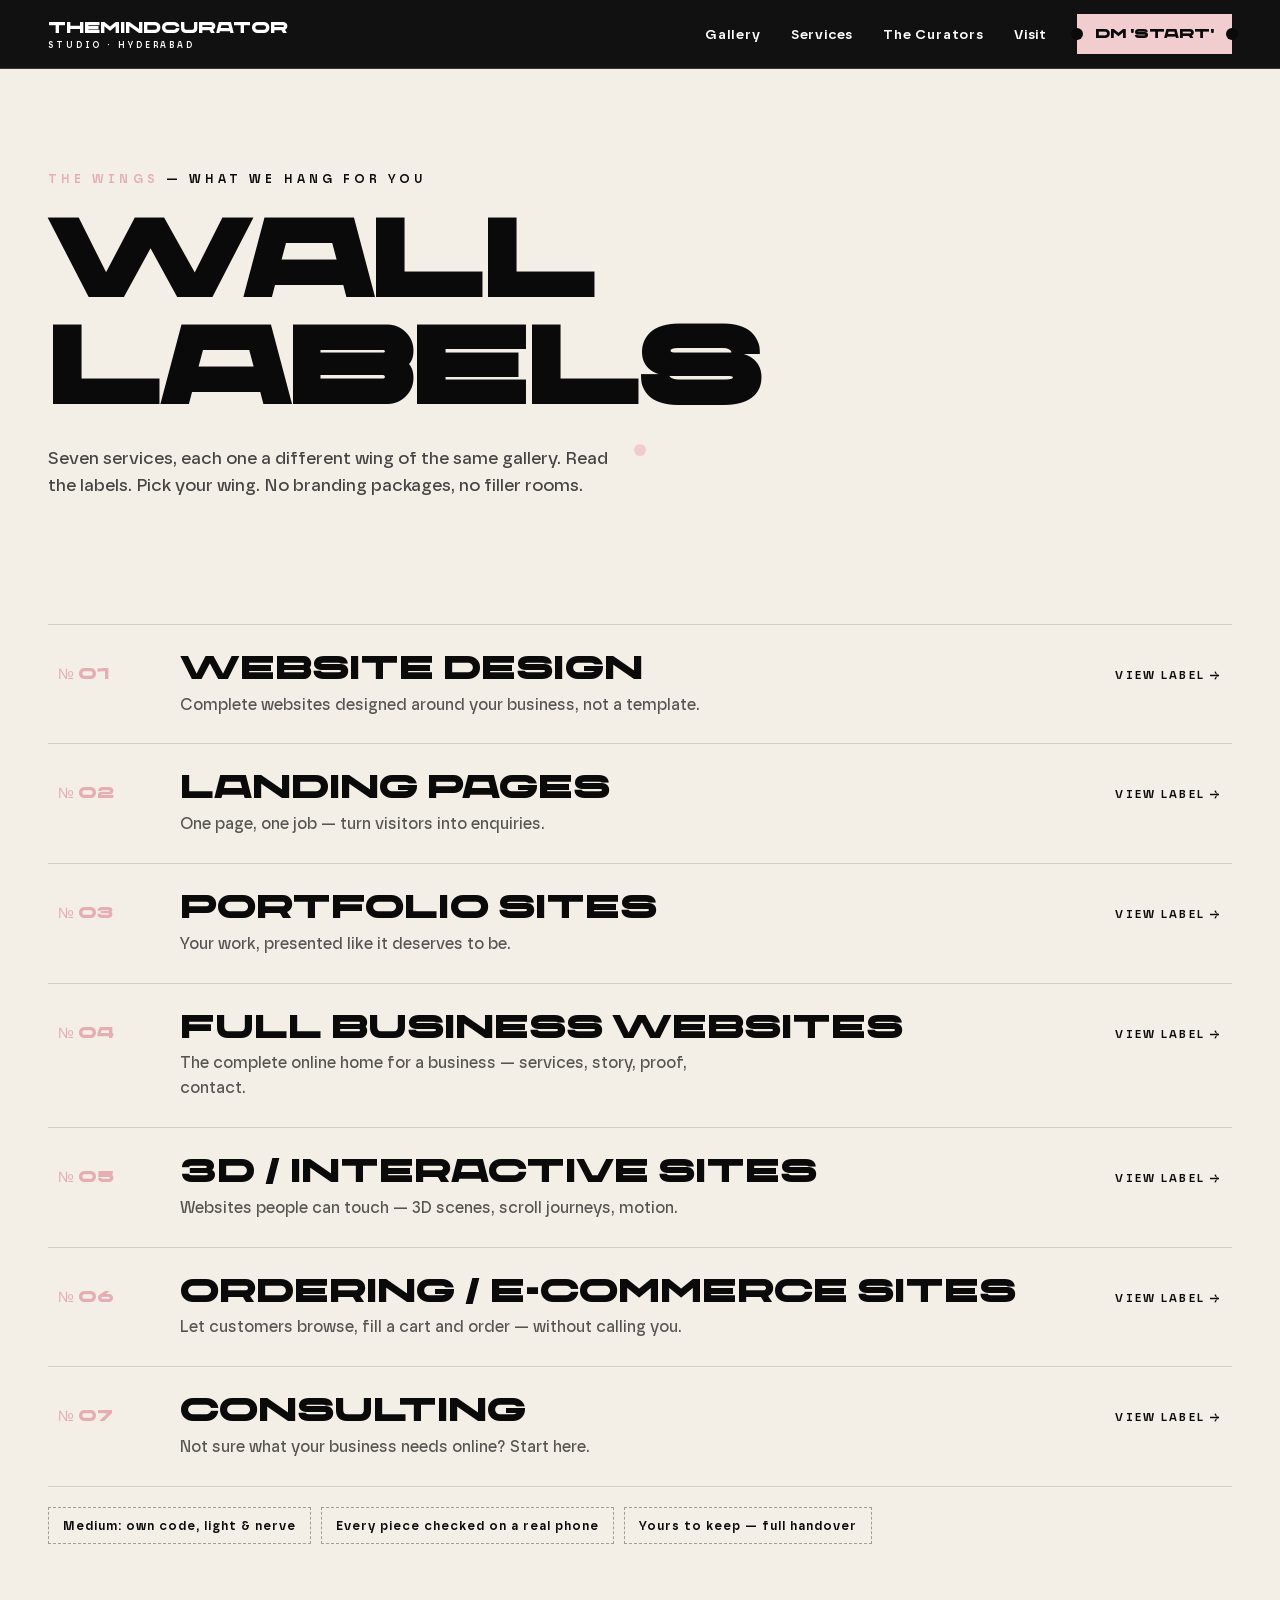
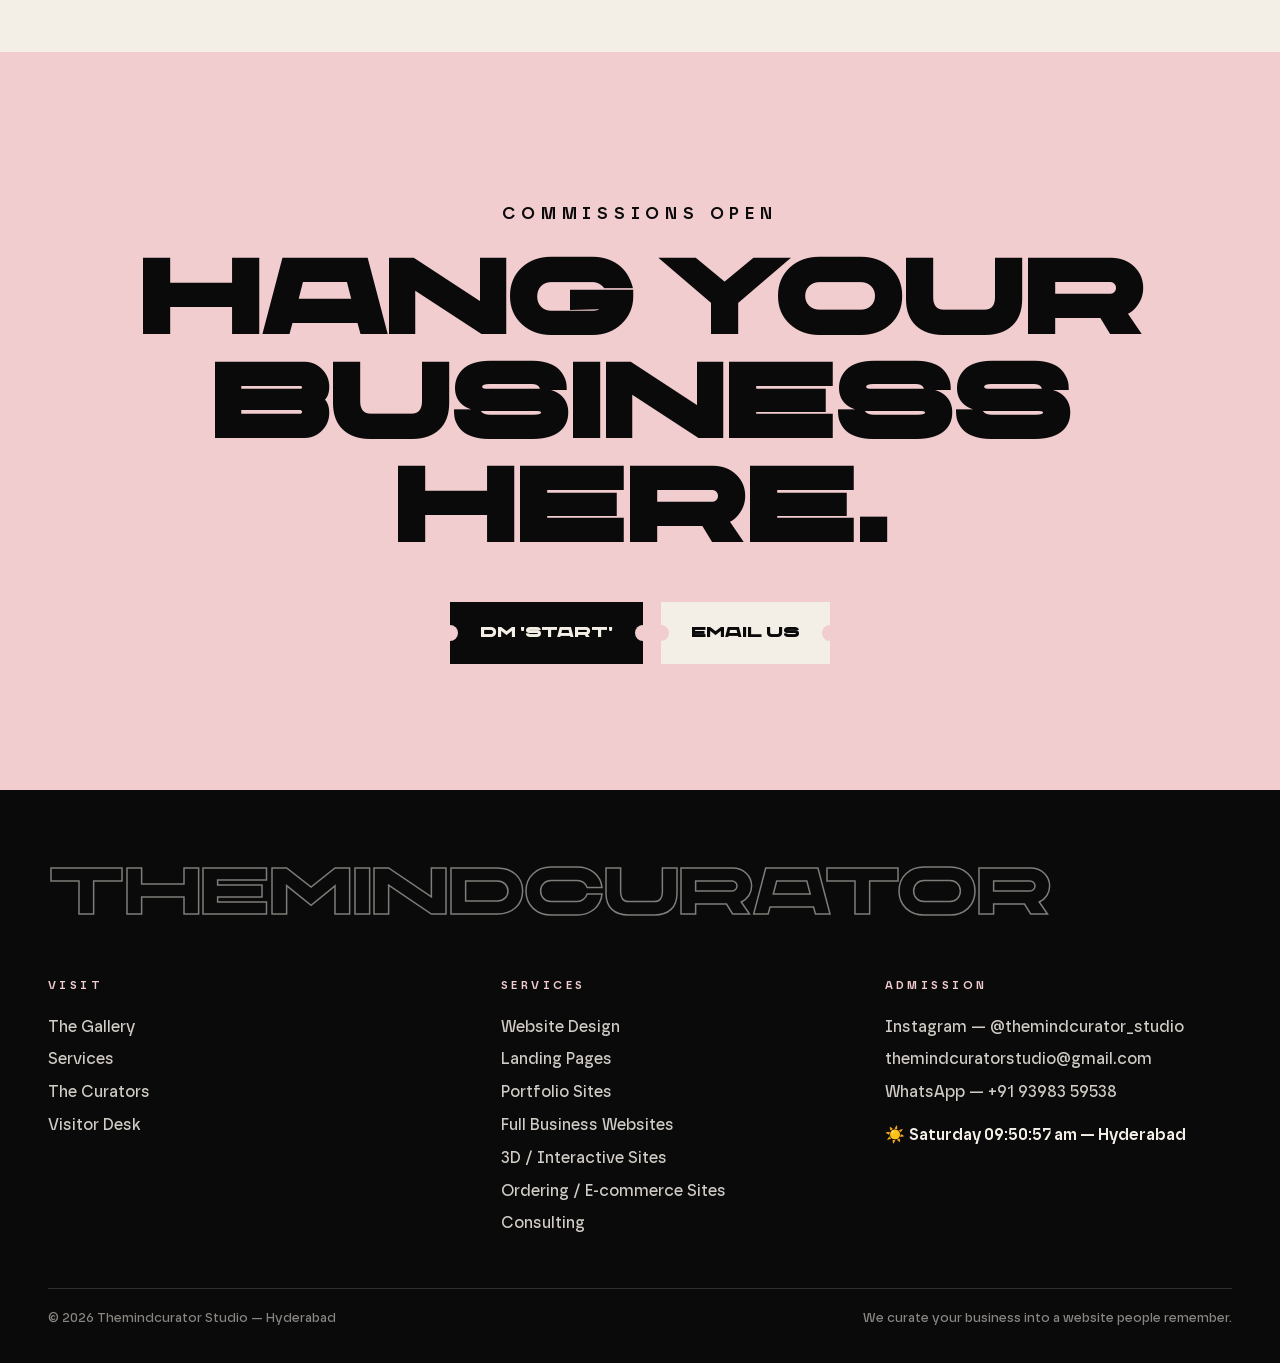
<file: services.html>
<!DOCTYPE html>
<html lang="en"><head><meta charset="utf-8"><meta name="viewport" content="width=device-width, initial-scale=1">
<title>Services — Themindcurator Studio, Hyderabad</title>
<meta name="description" content="Website design, landing pages, portfolios, business websites, 3D sites, ordering sites and consulting — Themindcurator Studio.">
<link rel="stylesheet" href="style.css">
<link rel="icon" href="data:image/svg+xml,<svg xmlns='http://www.w3.org/2000/svg' viewBox='0 0 100 100'><rect width='100' height='100' fill='%23f2cdcf'/><text x='50' y='68' font-size='58' text-anchor='middle' font-family='sans-serif' font-weight='bold'>M</text></svg>">
</head><body>
<div id="veil"><span class="v-word">THE<em>MIND</em>CURATOR</span></div>
<header><div class="hd-in">
  <a class="logo" href="index.html">THEMINDCURATOR<small>STUDIO · HYDERABAD</small></a>
  <nav class="main-nav"><a class="nl" href="our-work.html">Gallery</a><a class="nl" href="services.html">Services</a><a class="nl" href="studio.html">The Curators</a><a class="nl" href="contact.html">Visit</a><a class="ticket-btn" href="https://ig.me/m/themindcurator_studio" target="_blank" rel="noopener">DM 'START'</a><button id="burger" aria-label="Menu">☰</button></nav>
</div></header>
<div id="lightbox" aria-hidden="true"><button id="lbClose" aria-label="Close">✕</button><button id="lbPrev" aria-label="Previous">←</button><button id="lbNext" aria-label="Next">→</button><figure><img id="lbImg" alt=""><figcaption><div id="lbTitle"></div><div id="lbMeta"></div><a id="lbLink" class="ticket-btn" target="_blank" rel="noopener">Walk into the live site ↗</a></figcaption></figure></div>
<div id="lbPrevZone"></div>
<div id="mnav"><button id="mnavClose" aria-label="Close">✕</button><a href="index.html">Home</a><a href="our-work.html">Gallery</a><a href="services.html">Services</a><a href="studio.html">The Curators</a><a href="contact.html">Visit</a></div>

<section class="p-head"><div class="wrap">
  <p class="kicker"><span class="no">THE WINGS</span> — WHAT WE HANG FOR YOU</p>
  <h1>Wall<br>Labels</h1>
  <p class="lede">Seven services, each one a different wing of the same gallery. Read the labels. Pick your wing. No branding packages, no filler rooms.</p>
</div></section>
<section class="labels" style="padding-top:10px"><div class="wrap"><div><a class="label-row reveal" data-img="assets/img/alessandro-1.webp" href="services/website-design.html"><span class="ln">№ 01</span><span><span class="lt">Website Design</span><span class="ld" style="display:block">Complete websites designed around your business, not a template.</span></span><span class="lm">View label →</span></a><a class="label-row reveal" data-img="assets/img/paradise-1.jpg" href="services/landing-pages.html"><span class="ln">№ 02</span><span><span class="lt">Landing Pages</span><span class="ld" style="display:block">One page, one job — turn visitors into enquiries.</span></span><span class="lm">View label →</span></a><a class="label-row reveal" data-img="assets/img/mayuri-1.jpg" href="services/portfolio-sites.html"><span class="ln">№ 03</span><span><span class="lt">Portfolio Sites</span><span class="ld" style="display:block">Your work, presented like it deserves to be.</span></span><span class="lm">View label →</span></a><a class="label-row reveal" data-img="assets/img/thums-1.jpg" href="services/business-websites.html"><span class="ln">№ 04</span><span><span class="lt">Full Business Websites</span><span class="ld" style="display:block">The complete online home for a business — services, story, proof, contact.</span></span><span class="lm">View label →</span></a><a class="label-row reveal" data-img="assets/img/malgudi-1.jpg" href="services/3d-interactive.html"><span class="ln">№ 05</span><span><span class="lt">3D / Interactive Sites</span><span class="ld" style="display:block">Websites people can touch — 3D scenes, scroll journeys, motion.</span></span><span class="lm">View label →</span></a><a class="label-row reveal" data-img="assets/img/shashi-1.jpg" href="services/ordering-ecommerce.html"><span class="ln">№ 06</span><span><span class="lt">Ordering / E-commerce Sites</span><span class="ld" style="display:block">Let customers browse, fill a cart and order — without calling you.</span></span><span class="lm">View label →</span></a><a class="label-row reveal" data-img="assets/img/alessandro-1.webp" href="services/consulting.html"><span class="ln">№ 07</span><span><span class="lt">Consulting</span><span class="ld" style="display:block">Not sure what your business needs online? Start here.</span></span><span class="lm">View label →</span></a></div>
  <div class="chip-row"><span class="chip">Medium: own code, light &amp; nerve</span><span class="chip">Every piece checked on a real phone</span><span class="chip">Yours to keep — full handover</span></div>
</div></section>
<section class="finale"><div class="wrap">
  <p class="kicker">COMMISSIONS OPEN</p><h2>Hang your<br>business here.</h2>
  <div class="tickets"><a class="big-ticket" href="https://ig.me/m/themindcurator_studio" target="_blank" rel="noopener">DM 'START'</a><a class="big-ticket light" href="mailto:themindcuratorstudio@gmail.com">Email us</a></div>
</div></section>
<footer><div class="wrap">
  <div class="ft-word">Themindcurator</div>
  <div class="ft-grid">
    <div><h4>Visit</h4><a href="our-work.html">The Gallery</a><a href="services.html">Services</a><a href="studio.html">The Curators</a><a href="contact.html">Visitor Desk</a></div>
    <div><h4>Services</h4><a href="services/website-design.html">Website Design</a><a href="services/landing-pages.html">Landing Pages</a><a href="services/portfolio-sites.html">Portfolio Sites</a><a href="services/business-websites.html">Full Business Websites</a><a href="services/3d-interactive.html">3D / Interactive Sites</a><a href="services/ordering-ecommerce.html">Ordering / E-commerce Sites</a><a href="services/consulting.html">Consulting</a></div>
    <div><h4>Admission</h4><a href="https://ig.me/m/themindcurator_studio" target="_blank" rel="noopener">Instagram — @themindcurator_studio</a><a href="mailto:themindcuratorstudio@gmail.com">themindcuratorstudio@gmail.com</a><a href="https://wa.me/919398359538" target="_blank" rel="noopener">WhatsApp — +91 93983 59538</a><p style="margin-top:14px"><span class="day-emoji">☀️</span><span class="night-emoji">🌙</span> <span id="hydClock">Hyderabad</span></p></div>
  </div>
  <div class="ft-base"><span>© 2026 Themindcurator Studio — Hyderabad</span><span>We curate your business into a website people remember.</span></div>
</div></footer>
<script src="lenis.min.js"></script>
<script src="main.js"></script>
</body></html>
</file>
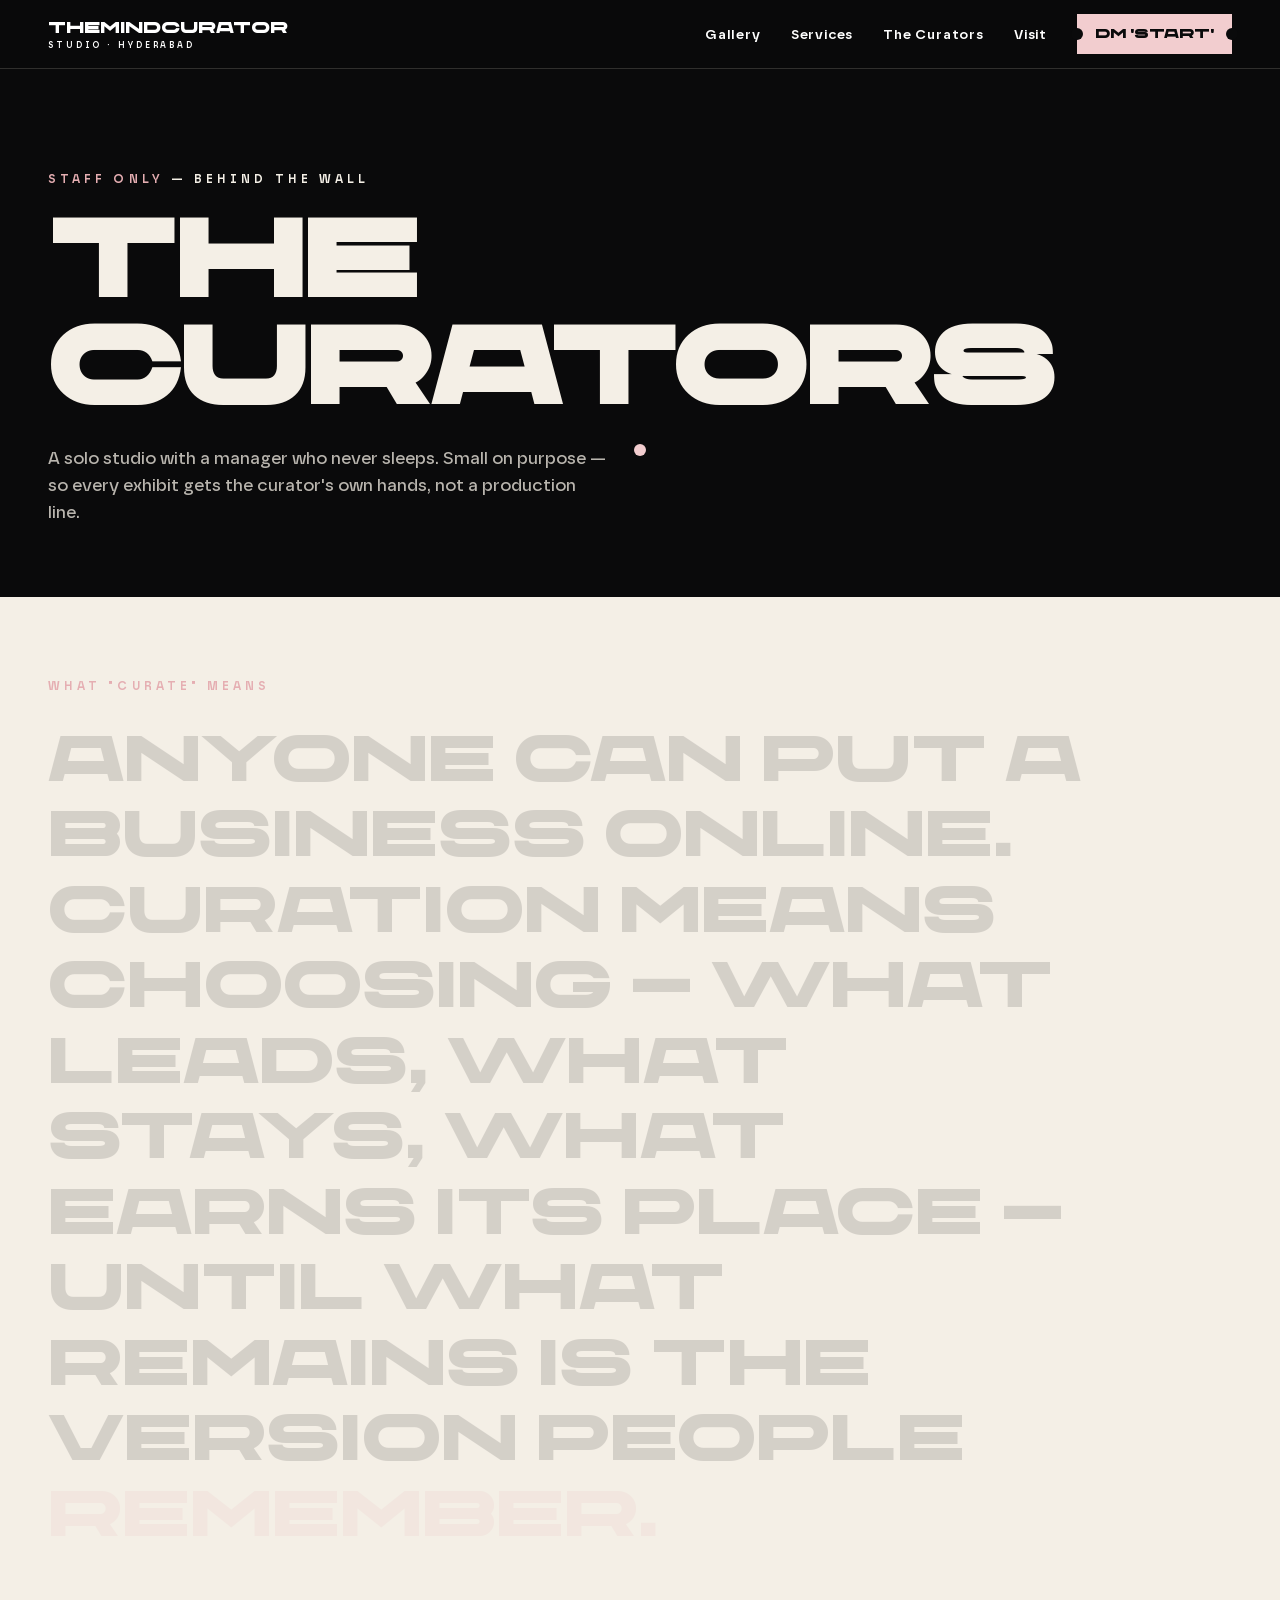
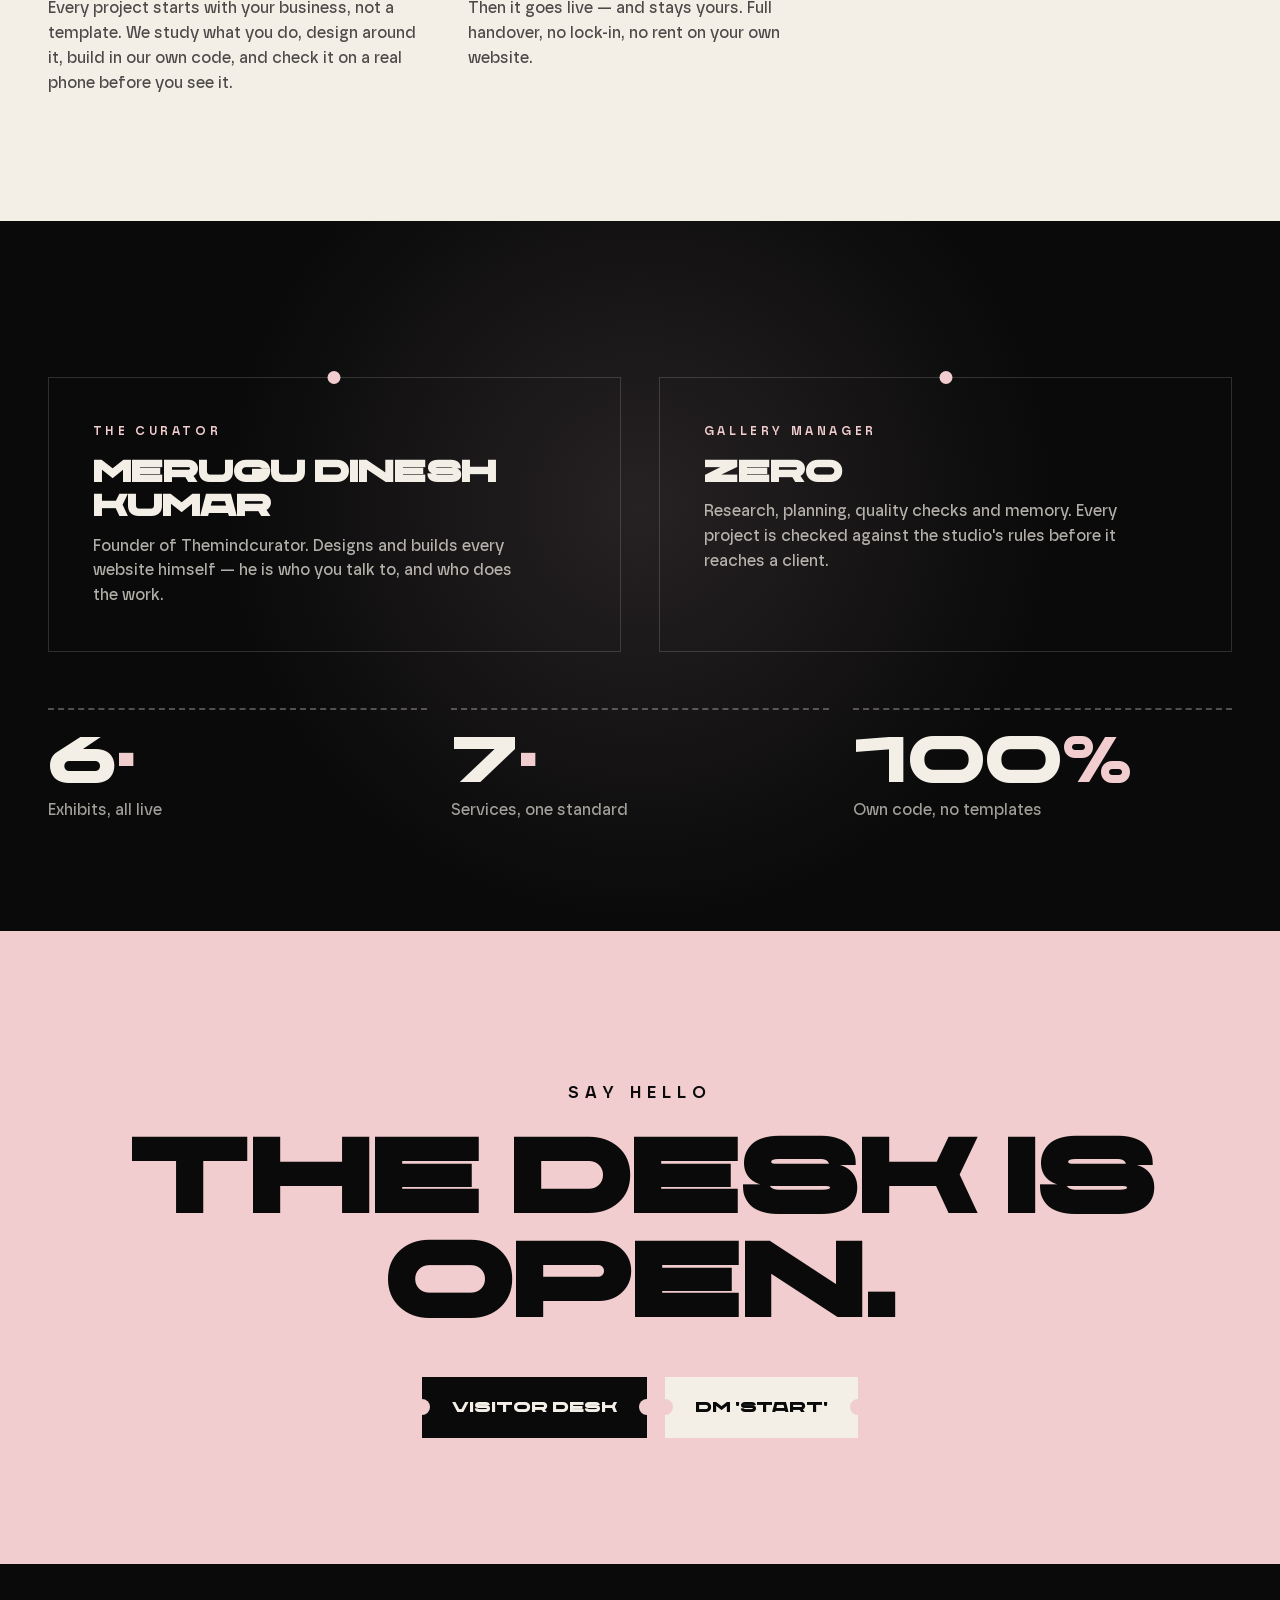
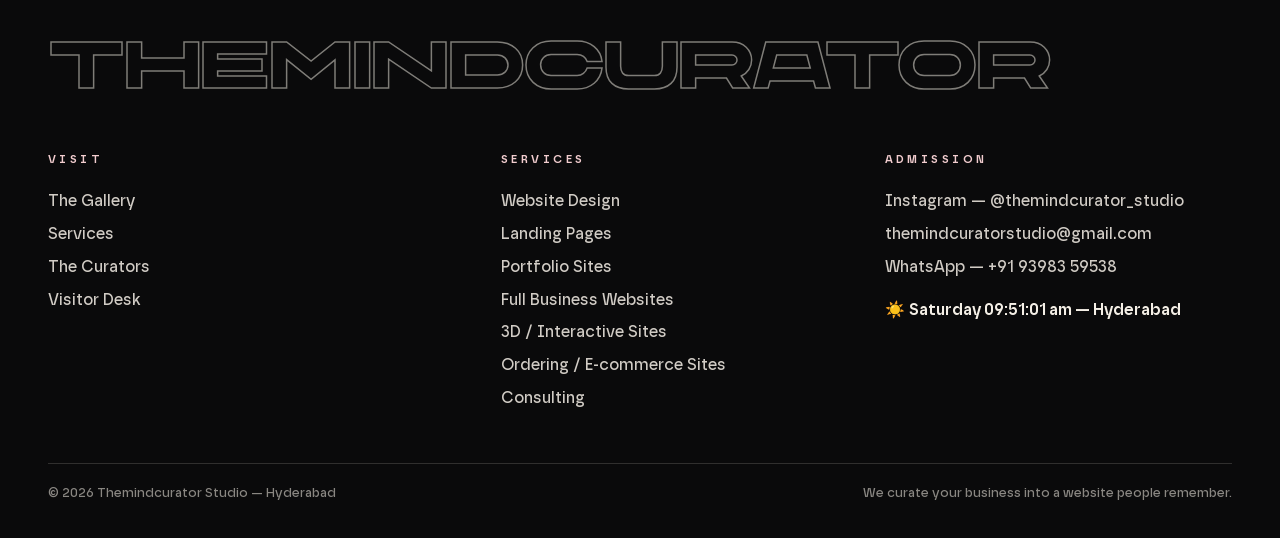
<file: studio.html>
<!DOCTYPE html>
<html lang="en"><head><meta charset="utf-8"><meta name="viewport" content="width=device-width, initial-scale=1">
<title>The Curators — Themindcurator Studio, Hyderabad</title>
<meta name="description" content="Themindcurator is a solo web design studio in Hyderabad — founder Merugu Dinesh Kumar, manager ZERO.">
<link rel="stylesheet" href="style.css">
<link rel="icon" href="data:image/svg+xml,<svg xmlns='http://www.w3.org/2000/svg' viewBox='0 0 100 100'><rect width='100' height='100' fill='%23f2cdcf'/><text x='50' y='68' font-size='58' text-anchor='middle' font-family='sans-serif' font-weight='bold'>M</text></svg>">
</head><body>
<div id="veil"><span class="v-word">THE<em>MIND</em>CURATOR</span></div>
<header><div class="hd-in">
  <a class="logo" href="index.html">THEMINDCURATOR<small>STUDIO · HYDERABAD</small></a>
  <nav class="main-nav"><a class="nl" href="our-work.html">Gallery</a><a class="nl" href="services.html">Services</a><a class="nl" href="studio.html">The Curators</a><a class="nl" href="contact.html">Visit</a><a class="ticket-btn" href="https://ig.me/m/themindcurator_studio" target="_blank" rel="noopener">DM 'START'</a><button id="burger" aria-label="Menu">☰</button></nav>
</div></header>
<div id="lightbox" aria-hidden="true"><button id="lbClose" aria-label="Close">✕</button><button id="lbPrev" aria-label="Previous">←</button><button id="lbNext" aria-label="Next">→</button><figure><img id="lbImg" alt=""><figcaption><div id="lbTitle"></div><div id="lbMeta"></div><a id="lbLink" class="ticket-btn" target="_blank" rel="noopener">Walk into the live site ↗</a></figcaption></figure></div>
<div id="lbPrevZone"></div>
<div id="mnav"><button id="mnavClose" aria-label="Close">✕</button><a href="index.html">Home</a><a href="our-work.html">Gallery</a><a href="services.html">Services</a><a href="studio.html">The Curators</a><a href="contact.html">Visit</a></div>

<section class="p-head dark"><div class="wrap">
  <p class="kicker"><span class="no">STAFF ONLY</span> — BEHIND THE WALL</p>
  <h1>The<br>Curators</h1>
  <p class="lede">A solo studio with a manager who never sleeps. Small on purpose — so every exhibit gets the curator's own hands, not a production line.</p>
</div></section>
<section class="manifesto" style="padding-top:80px"><div class="wrap">
  <p class="kicker"><span class="no">WHAT "CURATE" MEANS</span></p>
  <p class="big"><span class="w">Anyone</span> <span class="w">can</span> <span class="w">put</span> <span class="w">a</span> <span class="w">business</span> <span class="w">online.</span> <span class="w">Curation</span> <span class="w">means</span> <span class="w">choosing</span> <span class="w">—</span> <span class="w">what</span> <span class="w">leads,</span> <span class="w">what</span> <span class="w">stays,</span> <span class="w">what</span> <span class="w">earns</span> <span class="w">its</span> <span class="w">place</span> <span class="w">—</span> <span class="w">until</span> <span class="w">what</span> <span class="w">remains</span> <span class="w">is</span> <span class="w">the</span> <span class="w">version</span> <span class="w">people</span> <span class="w pk">remember.</span></p>
  <div class="note"><p>Every project starts with your business, not a template. We study what you do, design around it, build in our own code, and check it on a real phone before you see it.</p><p>Then it goes live — and stays yours. Full handover, no lock-in, no rent on your own website.</p></div>
</div></section>
<section class="curators"><div class="spot"></div><div class="wrap">
  <div class="cur-grid">
    <div class="plate reveal"><p class="role">The Curator</p><h3>Merugu Dinesh Kumar</h3><p>Founder of Themindcurator. Designs and builds every website himself — he is who you talk to, and who does the work.</p></div>
    <div class="plate reveal"><p class="role">Gallery Manager</p><h3>ZERO</h3><p>Research, planning, quality checks and memory. Every project is checked against the studio's rules before it reaches a client.</p></div>
  </div>
  <div class="stats">
    <div class="stat"><div class="n"><span data-count="6">0</span><em>·</em></div><p>Exhibits, all live</p></div>
    <div class="stat"><div class="n"><span data-count="7">0</span><em>·</em></div><p>Services, one standard</p></div>
    <div class="stat"><div class="n"><span data-count="100">0</span><em>%</em></div><p>Own code, no templates</p></div>
  </div>
</div></section>
<section class="finale"><div class="wrap">
  <p class="kicker">SAY HELLO</p><h2>The desk is<br>open.</h2>
  <div class="tickets"><a class="big-ticket" href="contact.html">Visitor desk</a><a class="big-ticket light" href="https://ig.me/m/themindcurator_studio" target="_blank" rel="noopener">DM 'START'</a></div>
</div></section>
<footer><div class="wrap">
  <div class="ft-word">Themindcurator</div>
  <div class="ft-grid">
    <div><h4>Visit</h4><a href="our-work.html">The Gallery</a><a href="services.html">Services</a><a href="studio.html">The Curators</a><a href="contact.html">Visitor Desk</a></div>
    <div><h4>Services</h4><a href="services/website-design.html">Website Design</a><a href="services/landing-pages.html">Landing Pages</a><a href="services/portfolio-sites.html">Portfolio Sites</a><a href="services/business-websites.html">Full Business Websites</a><a href="services/3d-interactive.html">3D / Interactive Sites</a><a href="services/ordering-ecommerce.html">Ordering / E-commerce Sites</a><a href="services/consulting.html">Consulting</a></div>
    <div><h4>Admission</h4><a href="https://ig.me/m/themindcurator_studio" target="_blank" rel="noopener">Instagram — @themindcurator_studio</a><a href="mailto:themindcuratorstudio@gmail.com">themindcuratorstudio@gmail.com</a><a href="https://wa.me/919398359538" target="_blank" rel="noopener">WhatsApp — +91 93983 59538</a><p style="margin-top:14px"><span class="day-emoji">☀️</span><span class="night-emoji">🌙</span> <span id="hydClock">Hyderabad</span></p></div>
  </div>
  <div class="ft-base"><span>© 2026 Themindcurator Studio — Hyderabad</span><span>We curate your business into a website people remember.</span></div>
</div></footer>
<script src="lenis.min.js"></script>
<script src="main.js"></script>
</body></html>
</file>
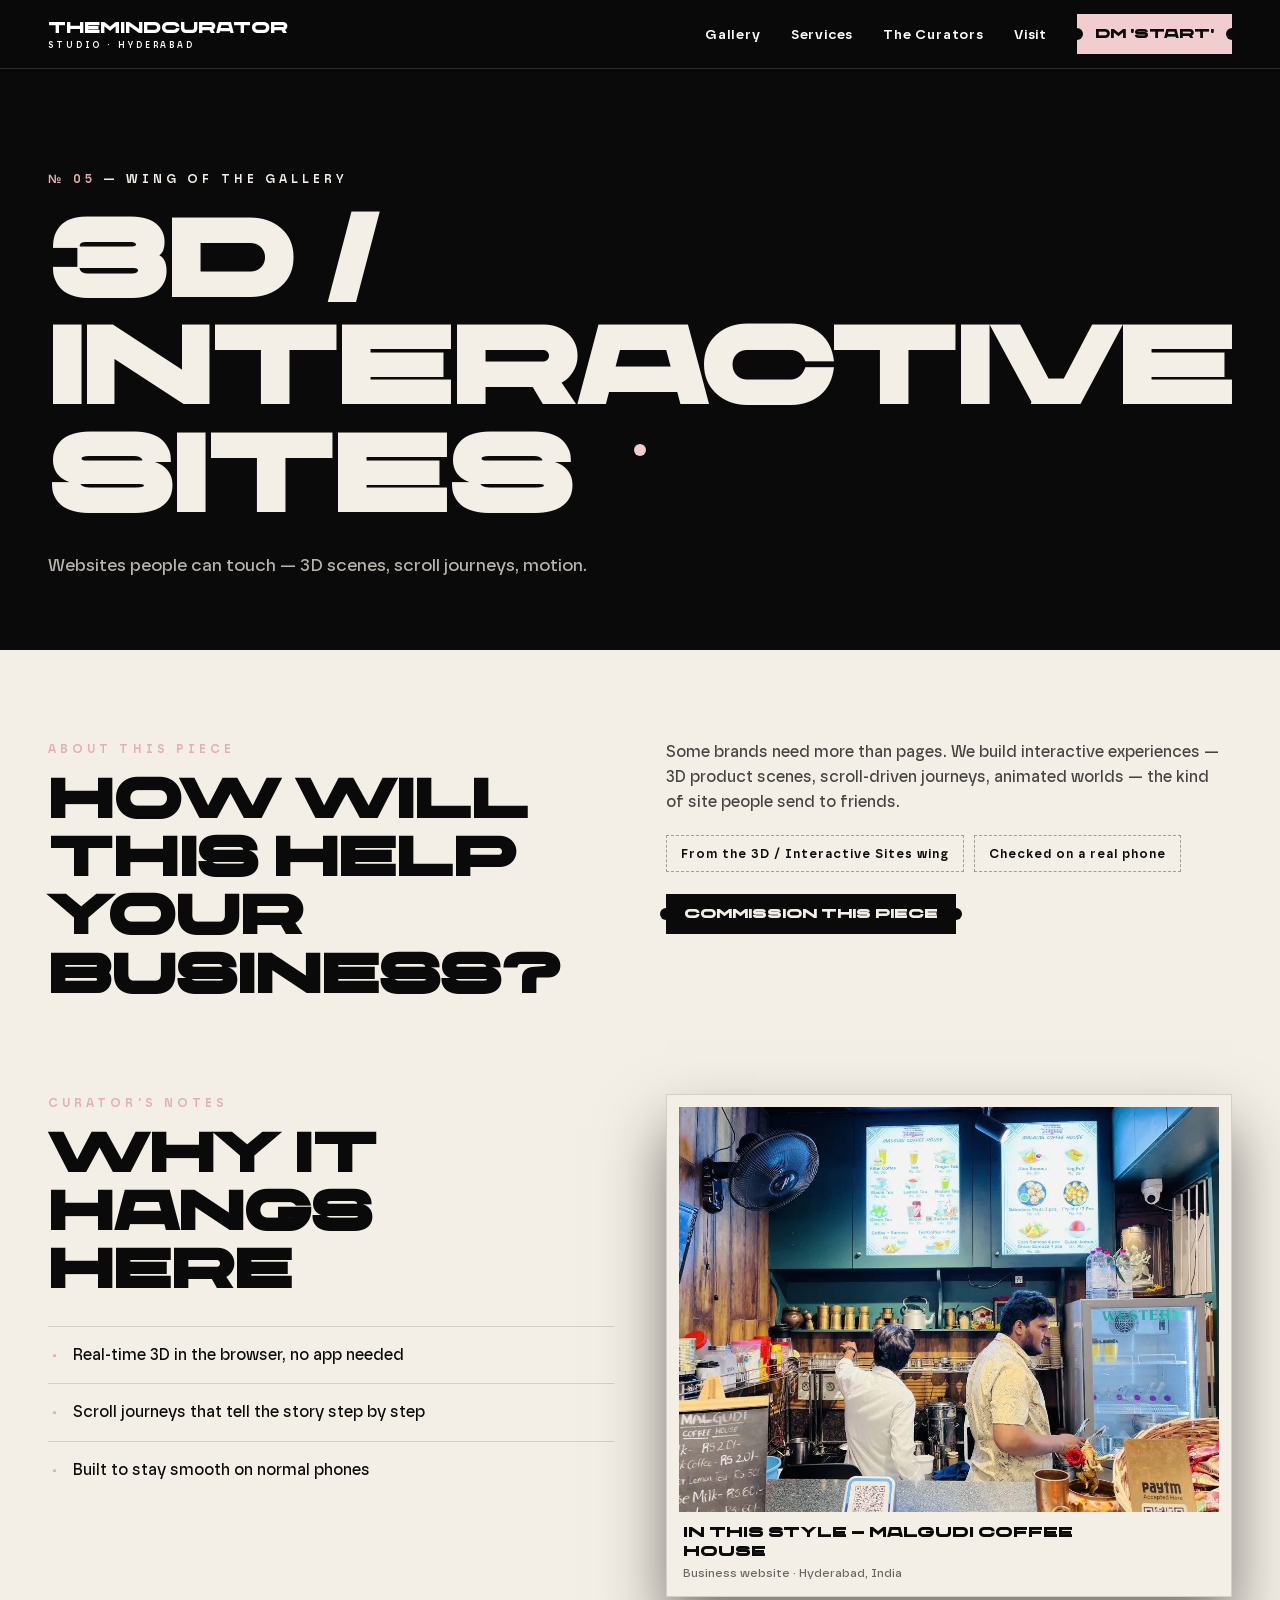
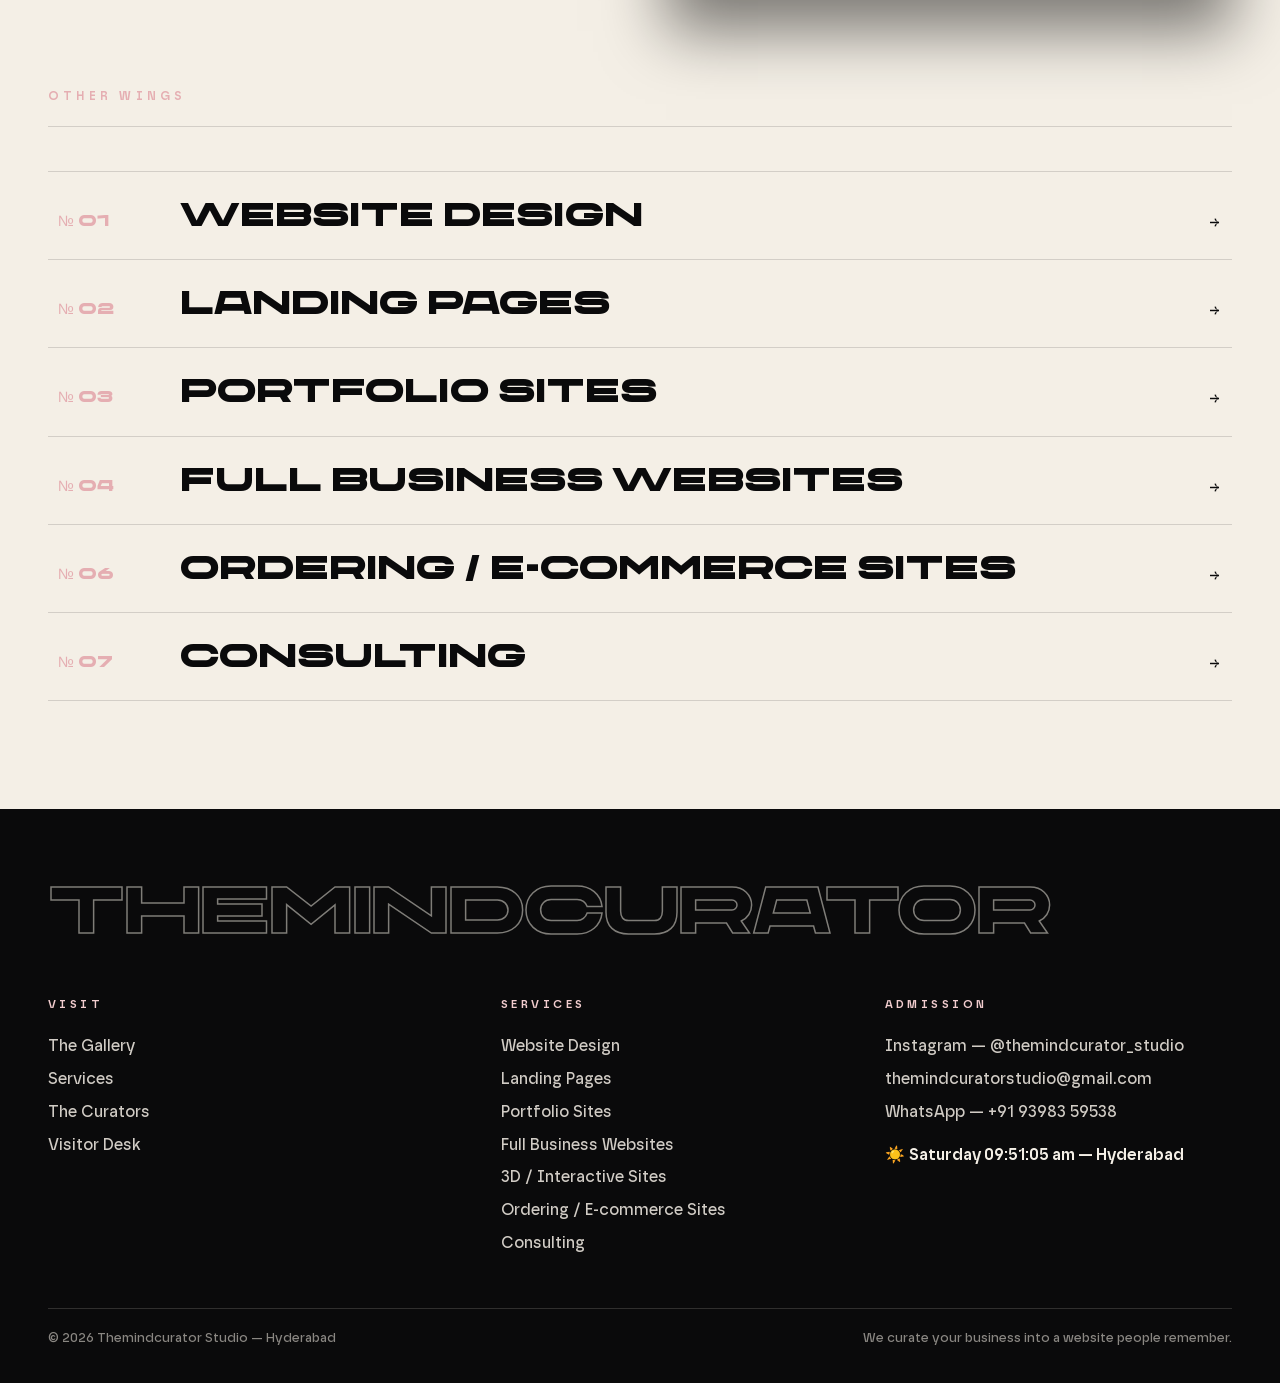
<file: services/3d-interactive.html>
<!DOCTYPE html>
<html lang="en"><head><meta charset="utf-8"><meta name="viewport" content="width=device-width, initial-scale=1">
<title>3D / Interactive Sites — Themindcurator Studio, Hyderabad</title>
<meta name="description" content="Websites people can touch — 3D scenes, scroll journeys, motion.">
<link rel="stylesheet" href="../style.css">
<link rel="icon" href="data:image/svg+xml,<svg xmlns='http://www.w3.org/2000/svg' viewBox='0 0 100 100'><rect width='100' height='100' fill='%23f2cdcf'/><text x='50' y='68' font-size='58' text-anchor='middle' font-family='sans-serif' font-weight='bold'>M</text></svg>">
</head><body>
<div id="veil"><span class="v-word">THE<em>MIND</em>CURATOR</span></div>
<header><div class="hd-in">
  <a class="logo" href="../index.html">THEMINDCURATOR<small>STUDIO · HYDERABAD</small></a>
  <nav class="main-nav"><a class="nl" href="../our-work.html">Gallery</a><a class="nl" href="../services.html">Services</a><a class="nl" href="../studio.html">The Curators</a><a class="nl" href="../contact.html">Visit</a><a class="ticket-btn" href="https://ig.me/m/themindcurator_studio" target="_blank" rel="noopener">DM 'START'</a><button id="burger" aria-label="Menu">☰</button></nav>
</div></header>
<div id="lightbox" aria-hidden="true"><button id="lbClose" aria-label="Close">✕</button><button id="lbPrev" aria-label="Previous">←</button><button id="lbNext" aria-label="Next">→</button><figure><img id="lbImg" alt=""><figcaption><div id="lbTitle"></div><div id="lbMeta"></div><a id="lbLink" class="ticket-btn" target="_blank" rel="noopener">Walk into the live site ↗</a></figcaption></figure></div>
<div id="lbPrevZone"></div>
<div id="mnav"><button id="mnavClose" aria-label="Close">✕</button><a href="../index.html">Home</a><a href="../our-work.html">Gallery</a><a href="../services.html">Services</a><a href="../studio.html">The Curators</a><a href="../contact.html">Visit</a></div>

<section class="p-head dark"><div class="wrap">
  <p class="kicker"><span class="no">№ 05</span> — WING OF THE GALLERY</p>
  <h1>3D / Interactive Sites</h1>
  <p class="lede">Websites people can touch — 3D scenes, scroll journeys, motion.</p>
</div></section>
<section class="sec"><div class="wrap cols2">
  <div><p class="kicker"><span class="no">ABOUT THIS PIECE</span></p><h2 class="sec-t">How will this help your business?</h2></div>
  <div class="body-copy"><p>Some brands need more than pages. We build interactive experiences — 3D product scenes, scroll-driven journeys, animated worlds — the kind of site people send to friends.</p><div class="chip-row"><span class="chip">From the 3D / Interactive Sites wing</span><span class="chip">Checked on a real phone</span></div><p style="margin-top:22px"><a class="ticket-btn" style="background:var(--ink);color:var(--paper)" href="https://ig.me/m/themindcurator_studio" target="_blank" rel="noopener">Commission this piece</a></p></div>
</div></section>
<section class="sec" style="padding-top:0"><div class="wrap cols2">
  <div><p class="kicker"><span class="no">CURATOR'S NOTES</span></p><h2 class="sec-t">Why it hangs here</h2><ul class="why-list" style="margin-top:26px"><li><b>·</b><span>Real-time 3D in the browser, no app needed</span></li><li><b>·</b><span>Scroll journeys that tell the story step by step</span></li><li><b>·</b><span>Built to stay smooth on normal phones</span></li></ul></div>
  <article class="frame reveal"><a href="https://m-arjun-same.github.io/malgudi-coffee-house/" target="_blank" rel="noopener"><div class="mat" style="border:1px solid var(--line)"><img src="../assets/img/malgudi-1.jpg" alt="Malgudi Coffee House"><div class="plaque"><div><div class="pn">In this style — Malgudi Coffee House</div><div class="pm">Business website · Hyderabad, India</div></div><span class="stamp">LIVE ↗</span></div></div></a></article>
</div></section>
<section class="labels" style="padding-top:0"><div class="wrap"><p class="kicker"><span class="no">OTHER WINGS</span></p><div style="margin-top:20px;border-top:1px solid var(--line)"><a class="label-row" href="website-design.html"><span class="ln">№ 01</span><span class="lt">Website Design</span><span class="lm">→</span></a><a class="label-row" href="landing-pages.html"><span class="ln">№ 02</span><span class="lt">Landing Pages</span><span class="lm">→</span></a><a class="label-row" href="portfolio-sites.html"><span class="ln">№ 03</span><span class="lt">Portfolio Sites</span><span class="lm">→</span></a><a class="label-row" href="business-websites.html"><span class="ln">№ 04</span><span class="lt">Full Business Websites</span><span class="lm">→</span></a><a class="label-row" href="ordering-ecommerce.html"><span class="ln">№ 06</span><span class="lt">Ordering / E-commerce Sites</span><span class="lm">→</span></a><a class="label-row" href="consulting.html"><span class="ln">№ 07</span><span class="lt">Consulting</span><span class="lm">→</span></a></div></div></section>
<footer><div class="wrap">
  <div class="ft-word">Themindcurator</div>
  <div class="ft-grid">
    <div><h4>Visit</h4><a href="../our-work.html">The Gallery</a><a href="../services.html">Services</a><a href="../studio.html">The Curators</a><a href="../contact.html">Visitor Desk</a></div>
    <div><h4>Services</h4><a href="../services/website-design.html">Website Design</a><a href="../services/landing-pages.html">Landing Pages</a><a href="../services/portfolio-sites.html">Portfolio Sites</a><a href="../services/business-websites.html">Full Business Websites</a><a href="../services/3d-interactive.html">3D / Interactive Sites</a><a href="../services/ordering-ecommerce.html">Ordering / E-commerce Sites</a><a href="../services/consulting.html">Consulting</a></div>
    <div><h4>Admission</h4><a href="https://ig.me/m/themindcurator_studio" target="_blank" rel="noopener">Instagram — @themindcurator_studio</a><a href="mailto:themindcuratorstudio@gmail.com">themindcuratorstudio@gmail.com</a><a href="https://wa.me/919398359538" target="_blank" rel="noopener">WhatsApp — +91 93983 59538</a><p style="margin-top:14px"><span class="day-emoji">☀️</span><span class="night-emoji">🌙</span> <span id="hydClock">Hyderabad</span></p></div>
  </div>
  <div class="ft-base"><span>© 2026 Themindcurator Studio — Hyderabad</span><span>We curate your business into a website people remember.</span></div>
</div></footer>
<script src="../lenis.min.js"></script>
<script src="../main.js"></script>
</body></html>
</file>
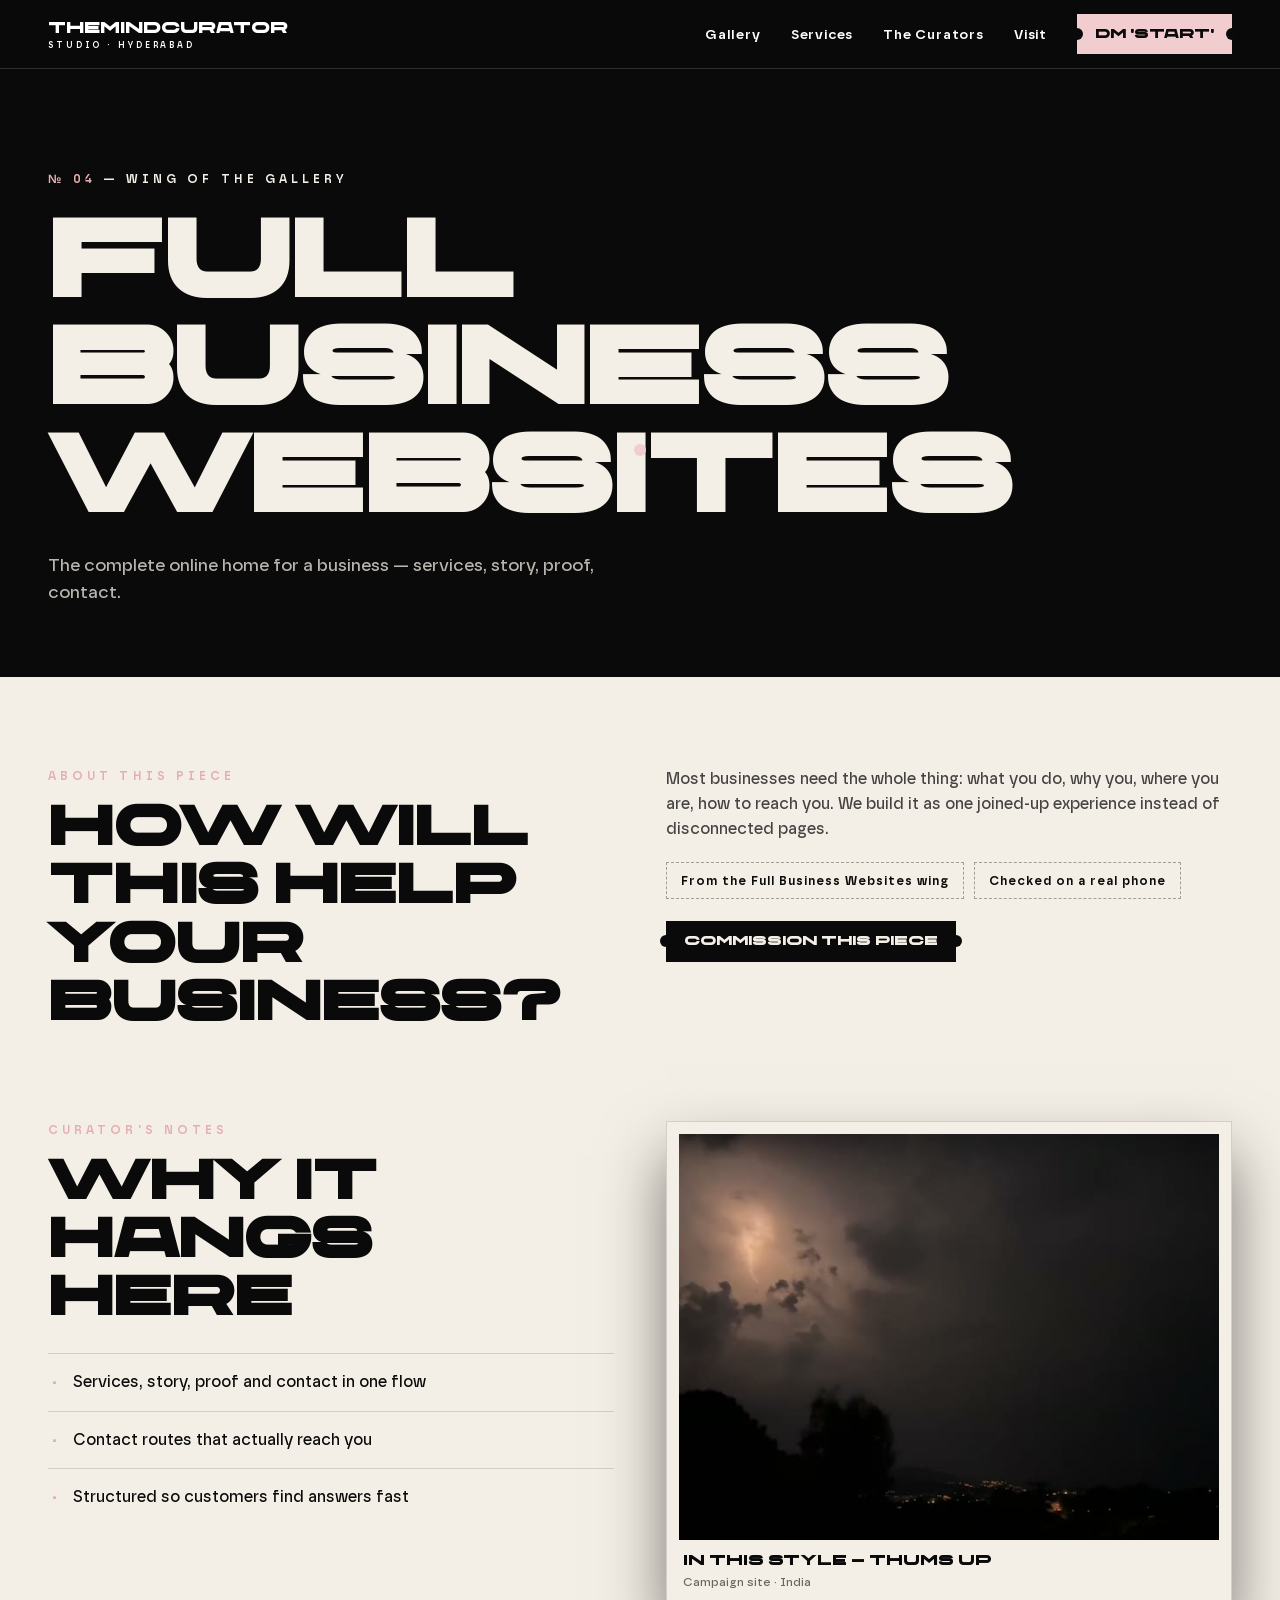
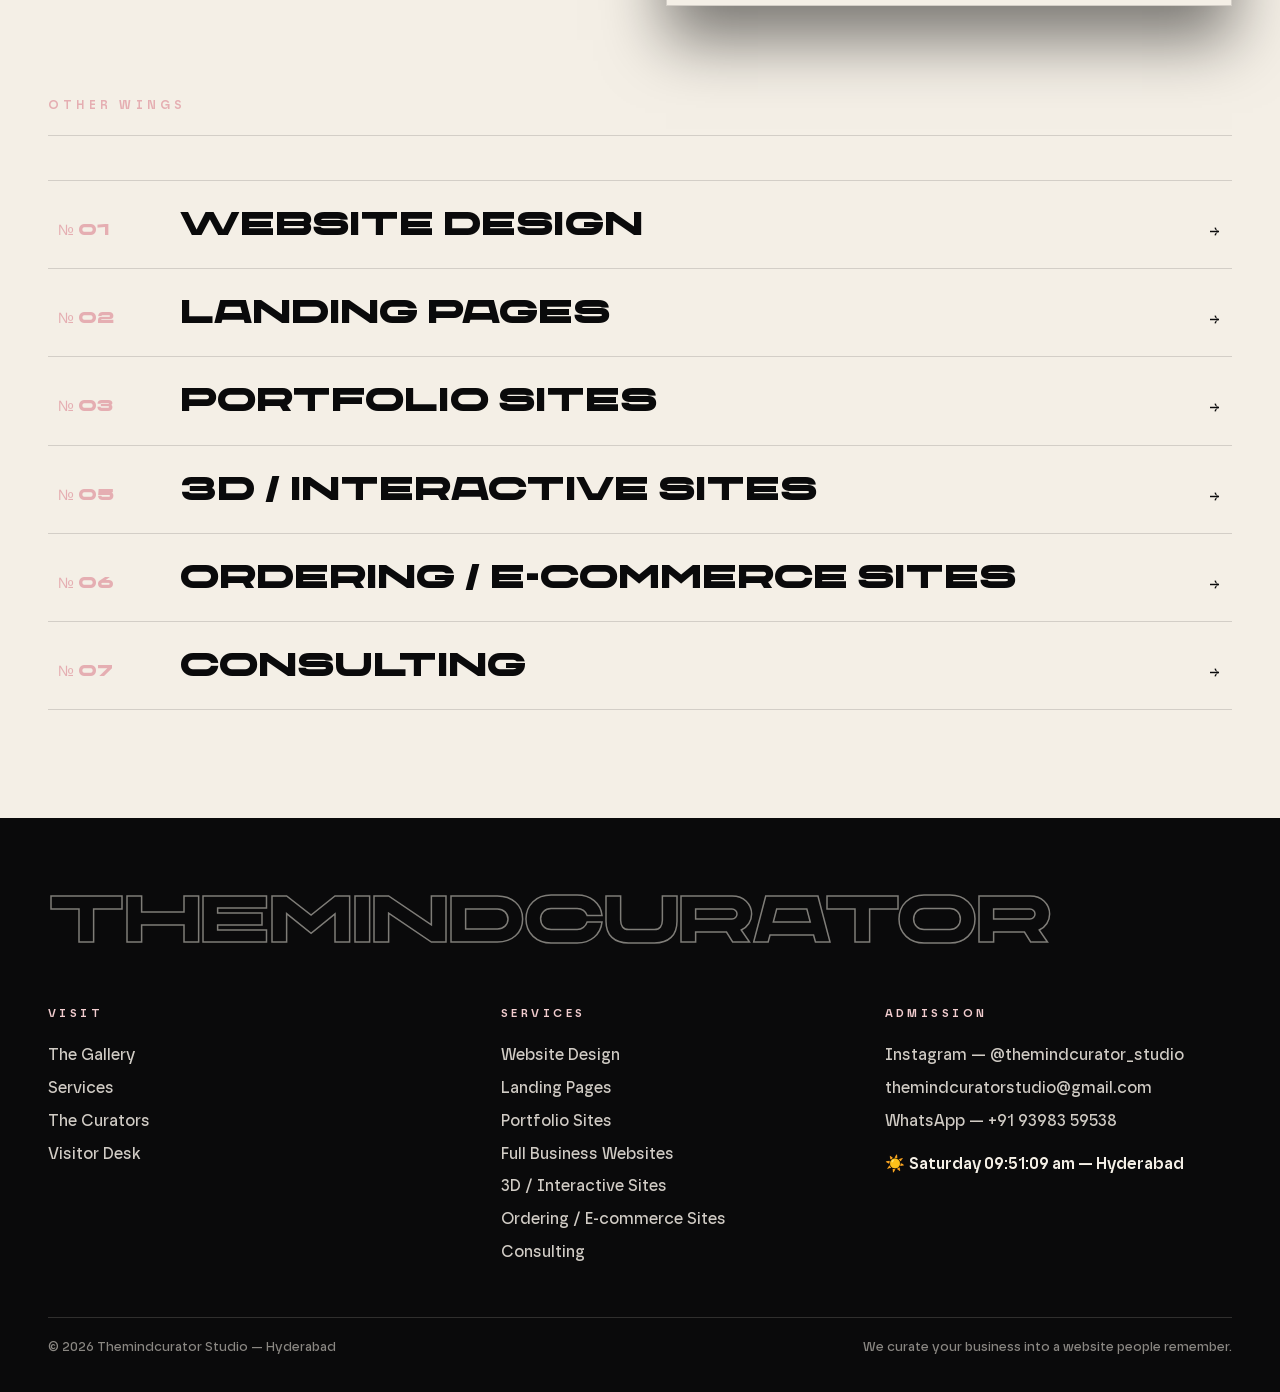
<file: services/business-websites.html>
<!DOCTYPE html>
<html lang="en"><head><meta charset="utf-8"><meta name="viewport" content="width=device-width, initial-scale=1">
<title>Full Business Websites — Themindcurator Studio, Hyderabad</title>
<meta name="description" content="The complete online home for a business — services, story, proof, contact.">
<link rel="stylesheet" href="../style.css">
<link rel="icon" href="data:image/svg+xml,<svg xmlns='http://www.w3.org/2000/svg' viewBox='0 0 100 100'><rect width='100' height='100' fill='%23f2cdcf'/><text x='50' y='68' font-size='58' text-anchor='middle' font-family='sans-serif' font-weight='bold'>M</text></svg>">
</head><body>
<div id="veil"><span class="v-word">THE<em>MIND</em>CURATOR</span></div>
<header><div class="hd-in">
  <a class="logo" href="../index.html">THEMINDCURATOR<small>STUDIO · HYDERABAD</small></a>
  <nav class="main-nav"><a class="nl" href="../our-work.html">Gallery</a><a class="nl" href="../services.html">Services</a><a class="nl" href="../studio.html">The Curators</a><a class="nl" href="../contact.html">Visit</a><a class="ticket-btn" href="https://ig.me/m/themindcurator_studio" target="_blank" rel="noopener">DM 'START'</a><button id="burger" aria-label="Menu">☰</button></nav>
</div></header>
<div id="lightbox" aria-hidden="true"><button id="lbClose" aria-label="Close">✕</button><button id="lbPrev" aria-label="Previous">←</button><button id="lbNext" aria-label="Next">→</button><figure><img id="lbImg" alt=""><figcaption><div id="lbTitle"></div><div id="lbMeta"></div><a id="lbLink" class="ticket-btn" target="_blank" rel="noopener">Walk into the live site ↗</a></figcaption></figure></div>
<div id="lbPrevZone"></div>
<div id="mnav"><button id="mnavClose" aria-label="Close">✕</button><a href="../index.html">Home</a><a href="../our-work.html">Gallery</a><a href="../services.html">Services</a><a href="../studio.html">The Curators</a><a href="../contact.html">Visit</a></div>

<section class="p-head dark"><div class="wrap">
  <p class="kicker"><span class="no">№ 04</span> — WING OF THE GALLERY</p>
  <h1>Full Business Websites</h1>
  <p class="lede">The complete online home for a business — services, story, proof, contact.</p>
</div></section>
<section class="sec"><div class="wrap cols2">
  <div><p class="kicker"><span class="no">ABOUT THIS PIECE</span></p><h2 class="sec-t">How will this help your business?</h2></div>
  <div class="body-copy"><p>Most businesses need the whole thing: what you do, why you, where you are, how to reach you. We build it as one joined-up experience instead of disconnected pages.</p><div class="chip-row"><span class="chip">From the Full Business Websites wing</span><span class="chip">Checked on a real phone</span></div><p style="margin-top:22px"><a class="ticket-btn" style="background:var(--ink);color:var(--paper)" href="https://ig.me/m/themindcurator_studio" target="_blank" rel="noopener">Commission this piece</a></p></div>
</div></section>
<section class="sec" style="padding-top:0"><div class="wrap cols2">
  <div><p class="kicker"><span class="no">CURATOR'S NOTES</span></p><h2 class="sec-t">Why it hangs here</h2><ul class="why-list" style="margin-top:26px"><li><b>·</b><span>Services, story, proof and contact in one flow</span></li><li><b>·</b><span>Contact routes that actually reach you</span></li><li><b>·</b><span>Structured so customers find answers fast</span></li></ul></div>
  <article class="frame reveal"><a href="https://m-arjun-same.github.io/thumps-up/" target="_blank" rel="noopener"><div class="mat" style="border:1px solid var(--line)"><img src="../assets/img/thums-1.jpg" alt="Thums Up"><div class="plaque"><div><div class="pn">In this style — Thums Up</div><div class="pm">Campaign site · India</div></div><span class="stamp">LIVE ↗</span></div></div></a></article>
</div></section>
<section class="labels" style="padding-top:0"><div class="wrap"><p class="kicker"><span class="no">OTHER WINGS</span></p><div style="margin-top:20px;border-top:1px solid var(--line)"><a class="label-row" href="website-design.html"><span class="ln">№ 01</span><span class="lt">Website Design</span><span class="lm">→</span></a><a class="label-row" href="landing-pages.html"><span class="ln">№ 02</span><span class="lt">Landing Pages</span><span class="lm">→</span></a><a class="label-row" href="portfolio-sites.html"><span class="ln">№ 03</span><span class="lt">Portfolio Sites</span><span class="lm">→</span></a><a class="label-row" href="3d-interactive.html"><span class="ln">№ 05</span><span class="lt">3D / Interactive Sites</span><span class="lm">→</span></a><a class="label-row" href="ordering-ecommerce.html"><span class="ln">№ 06</span><span class="lt">Ordering / E-commerce Sites</span><span class="lm">→</span></a><a class="label-row" href="consulting.html"><span class="ln">№ 07</span><span class="lt">Consulting</span><span class="lm">→</span></a></div></div></section>
<footer><div class="wrap">
  <div class="ft-word">Themindcurator</div>
  <div class="ft-grid">
    <div><h4>Visit</h4><a href="../our-work.html">The Gallery</a><a href="../services.html">Services</a><a href="../studio.html">The Curators</a><a href="../contact.html">Visitor Desk</a></div>
    <div><h4>Services</h4><a href="../services/website-design.html">Website Design</a><a href="../services/landing-pages.html">Landing Pages</a><a href="../services/portfolio-sites.html">Portfolio Sites</a><a href="../services/business-websites.html">Full Business Websites</a><a href="../services/3d-interactive.html">3D / Interactive Sites</a><a href="../services/ordering-ecommerce.html">Ordering / E-commerce Sites</a><a href="../services/consulting.html">Consulting</a></div>
    <div><h4>Admission</h4><a href="https://ig.me/m/themindcurator_studio" target="_blank" rel="noopener">Instagram — @themindcurator_studio</a><a href="mailto:themindcuratorstudio@gmail.com">themindcuratorstudio@gmail.com</a><a href="https://wa.me/919398359538" target="_blank" rel="noopener">WhatsApp — +91 93983 59538</a><p style="margin-top:14px"><span class="day-emoji">☀️</span><span class="night-emoji">🌙</span> <span id="hydClock">Hyderabad</span></p></div>
  </div>
  <div class="ft-base"><span>© 2026 Themindcurator Studio — Hyderabad</span><span>We curate your business into a website people remember.</span></div>
</div></footer>
<script src="../lenis.min.js"></script>
<script src="../main.js"></script>
</body></html>
</file>
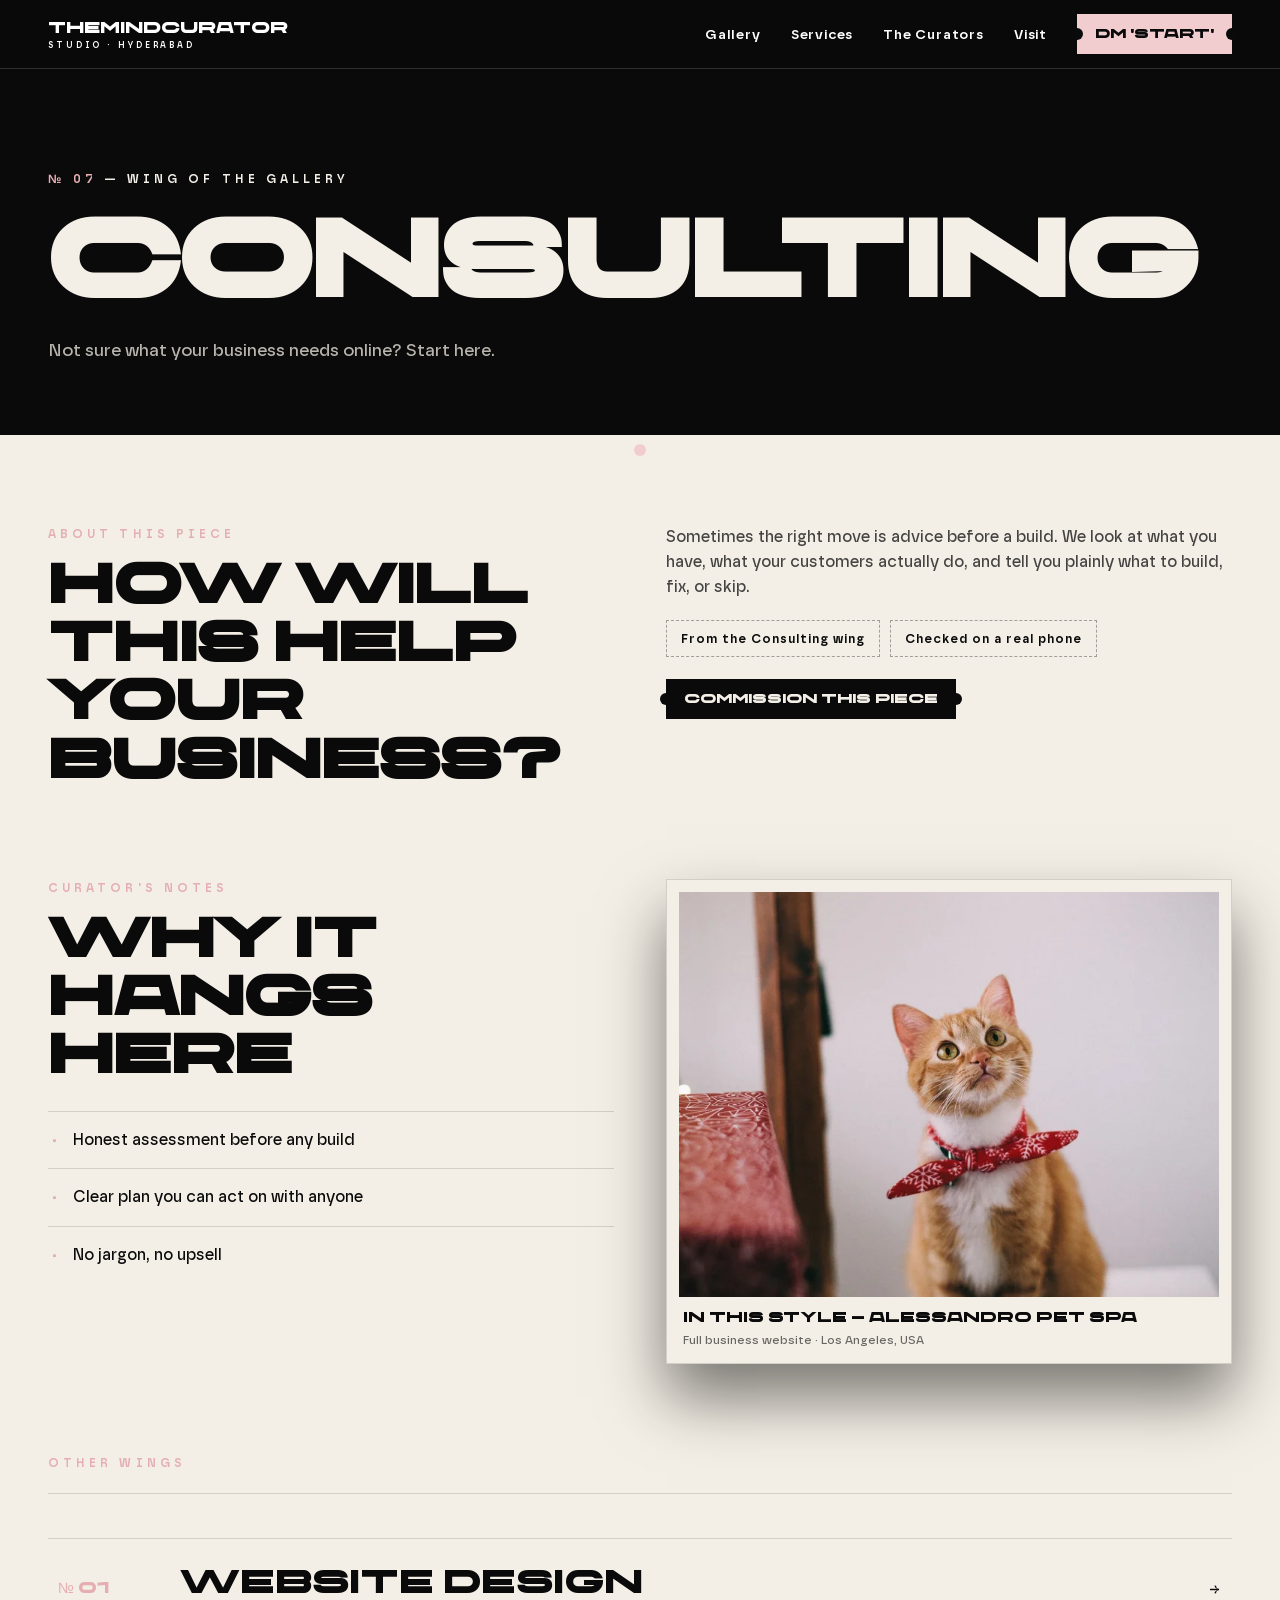
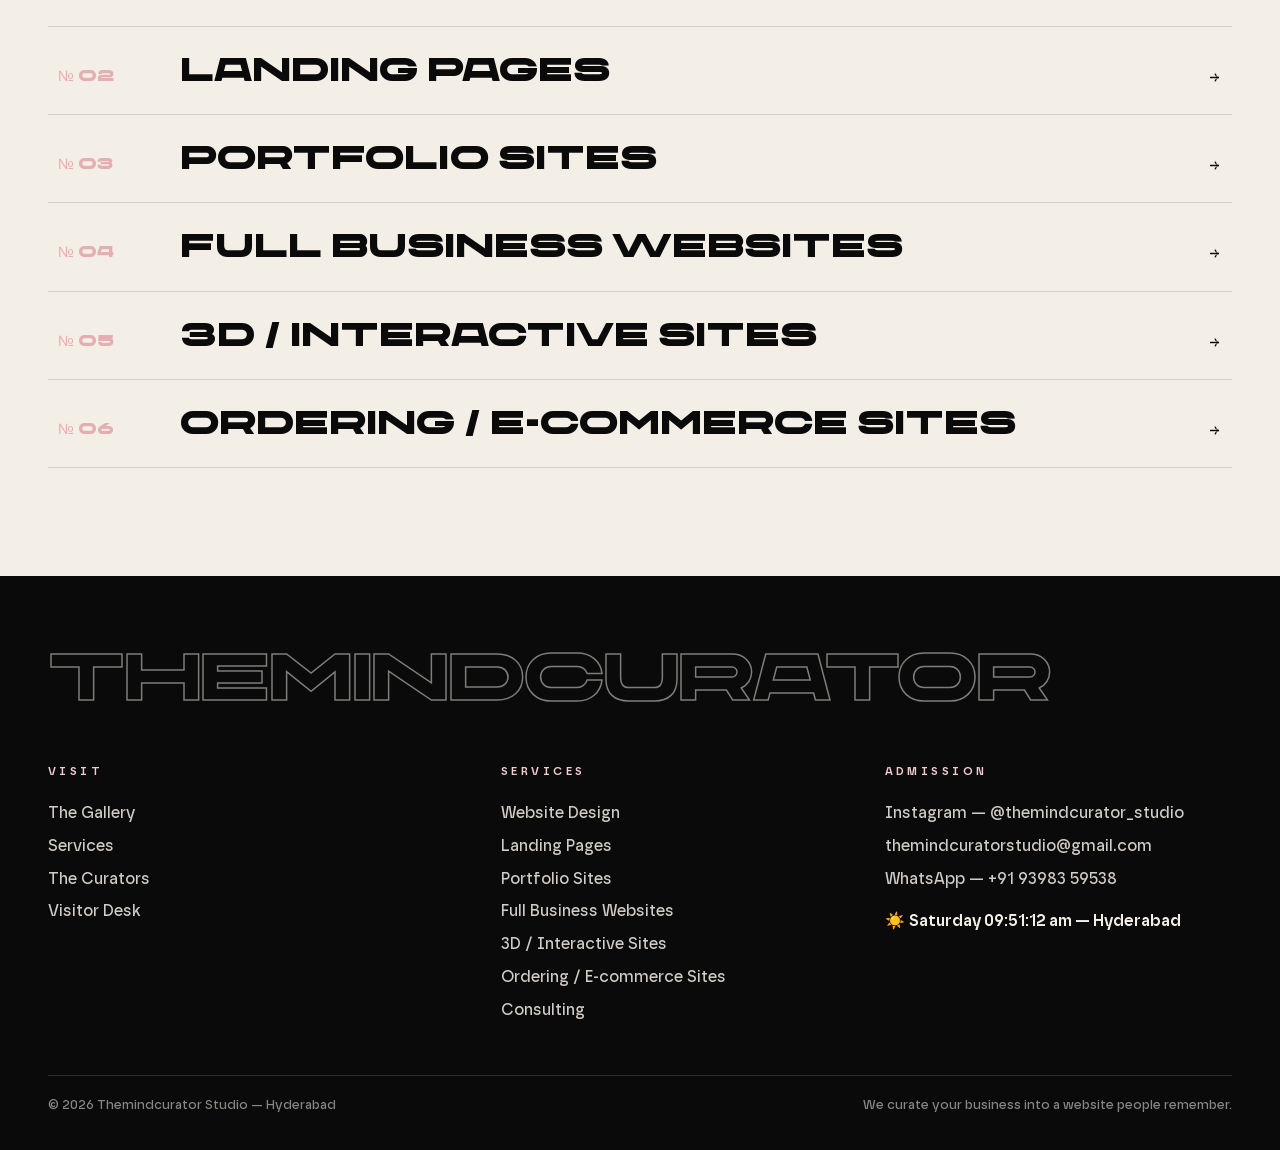
<file: services/consulting.html>
<!DOCTYPE html>
<html lang="en"><head><meta charset="utf-8"><meta name="viewport" content="width=device-width, initial-scale=1">
<title>Consulting — Themindcurator Studio, Hyderabad</title>
<meta name="description" content="Not sure what your business needs online? Start here.">
<link rel="stylesheet" href="../style.css">
<link rel="icon" href="data:image/svg+xml,<svg xmlns='http://www.w3.org/2000/svg' viewBox='0 0 100 100'><rect width='100' height='100' fill='%23f2cdcf'/><text x='50' y='68' font-size='58' text-anchor='middle' font-family='sans-serif' font-weight='bold'>M</text></svg>">
</head><body>
<div id="veil"><span class="v-word">THE<em>MIND</em>CURATOR</span></div>
<header><div class="hd-in">
  <a class="logo" href="../index.html">THEMINDCURATOR<small>STUDIO · HYDERABAD</small></a>
  <nav class="main-nav"><a class="nl" href="../our-work.html">Gallery</a><a class="nl" href="../services.html">Services</a><a class="nl" href="../studio.html">The Curators</a><a class="nl" href="../contact.html">Visit</a><a class="ticket-btn" href="https://ig.me/m/themindcurator_studio" target="_blank" rel="noopener">DM 'START'</a><button id="burger" aria-label="Menu">☰</button></nav>
</div></header>
<div id="lightbox" aria-hidden="true"><button id="lbClose" aria-label="Close">✕</button><button id="lbPrev" aria-label="Previous">←</button><button id="lbNext" aria-label="Next">→</button><figure><img id="lbImg" alt=""><figcaption><div id="lbTitle"></div><div id="lbMeta"></div><a id="lbLink" class="ticket-btn" target="_blank" rel="noopener">Walk into the live site ↗</a></figcaption></figure></div>
<div id="lbPrevZone"></div>
<div id="mnav"><button id="mnavClose" aria-label="Close">✕</button><a href="../index.html">Home</a><a href="../our-work.html">Gallery</a><a href="../services.html">Services</a><a href="../studio.html">The Curators</a><a href="../contact.html">Visit</a></div>

<section class="p-head dark"><div class="wrap">
  <p class="kicker"><span class="no">№ 07</span> — WING OF THE GALLERY</p>
  <h1>Consulting</h1>
  <p class="lede">Not sure what your business needs online? Start here.</p>
</div></section>
<section class="sec"><div class="wrap cols2">
  <div><p class="kicker"><span class="no">ABOUT THIS PIECE</span></p><h2 class="sec-t">How will this help your business?</h2></div>
  <div class="body-copy"><p>Sometimes the right move is advice before a build. We look at what you have, what your customers actually do, and tell you plainly what to build, fix, or skip.</p><div class="chip-row"><span class="chip">From the Consulting wing</span><span class="chip">Checked on a real phone</span></div><p style="margin-top:22px"><a class="ticket-btn" style="background:var(--ink);color:var(--paper)" href="https://ig.me/m/themindcurator_studio" target="_blank" rel="noopener">Commission this piece</a></p></div>
</div></section>
<section class="sec" style="padding-top:0"><div class="wrap cols2">
  <div><p class="kicker"><span class="no">CURATOR'S NOTES</span></p><h2 class="sec-t">Why it hangs here</h2><ul class="why-list" style="margin-top:26px"><li><b>·</b><span>Honest assessment before any build</span></li><li><b>·</b><span>Clear plan you can act on with anyone</span></li><li><b>·</b><span>No jargon, no upsell</span></li></ul></div>
  <article class="frame reveal"><a href="https://m-arjun-same.github.io/alessandro-pet-spa/" target="_blank" rel="noopener"><div class="mat" style="border:1px solid var(--line)"><img src="../assets/img/alessandro-1.webp" alt="Alessandro Pet Spa"><div class="plaque"><div><div class="pn">In this style — Alessandro Pet Spa</div><div class="pm">Full business website · Los Angeles, USA</div></div><span class="stamp">LIVE ↗</span></div></div></a></article>
</div></section>
<section class="labels" style="padding-top:0"><div class="wrap"><p class="kicker"><span class="no">OTHER WINGS</span></p><div style="margin-top:20px;border-top:1px solid var(--line)"><a class="label-row" href="website-design.html"><span class="ln">№ 01</span><span class="lt">Website Design</span><span class="lm">→</span></a><a class="label-row" href="landing-pages.html"><span class="ln">№ 02</span><span class="lt">Landing Pages</span><span class="lm">→</span></a><a class="label-row" href="portfolio-sites.html"><span class="ln">№ 03</span><span class="lt">Portfolio Sites</span><span class="lm">→</span></a><a class="label-row" href="business-websites.html"><span class="ln">№ 04</span><span class="lt">Full Business Websites</span><span class="lm">→</span></a><a class="label-row" href="3d-interactive.html"><span class="ln">№ 05</span><span class="lt">3D / Interactive Sites</span><span class="lm">→</span></a><a class="label-row" href="ordering-ecommerce.html"><span class="ln">№ 06</span><span class="lt">Ordering / E-commerce Sites</span><span class="lm">→</span></a></div></div></section>
<footer><div class="wrap">
  <div class="ft-word">Themindcurator</div>
  <div class="ft-grid">
    <div><h4>Visit</h4><a href="../our-work.html">The Gallery</a><a href="../services.html">Services</a><a href="../studio.html">The Curators</a><a href="../contact.html">Visitor Desk</a></div>
    <div><h4>Services</h4><a href="../services/website-design.html">Website Design</a><a href="../services/landing-pages.html">Landing Pages</a><a href="../services/portfolio-sites.html">Portfolio Sites</a><a href="../services/business-websites.html">Full Business Websites</a><a href="../services/3d-interactive.html">3D / Interactive Sites</a><a href="../services/ordering-ecommerce.html">Ordering / E-commerce Sites</a><a href="../services/consulting.html">Consulting</a></div>
    <div><h4>Admission</h4><a href="https://ig.me/m/themindcurator_studio" target="_blank" rel="noopener">Instagram — @themindcurator_studio</a><a href="mailto:themindcuratorstudio@gmail.com">themindcuratorstudio@gmail.com</a><a href="https://wa.me/919398359538" target="_blank" rel="noopener">WhatsApp — +91 93983 59538</a><p style="margin-top:14px"><span class="day-emoji">☀️</span><span class="night-emoji">🌙</span> <span id="hydClock">Hyderabad</span></p></div>
  </div>
  <div class="ft-base"><span>© 2026 Themindcurator Studio — Hyderabad</span><span>We curate your business into a website people remember.</span></div>
</div></footer>
<script src="../lenis.min.js"></script>
<script src="../main.js"></script>
</body></html>
</file>
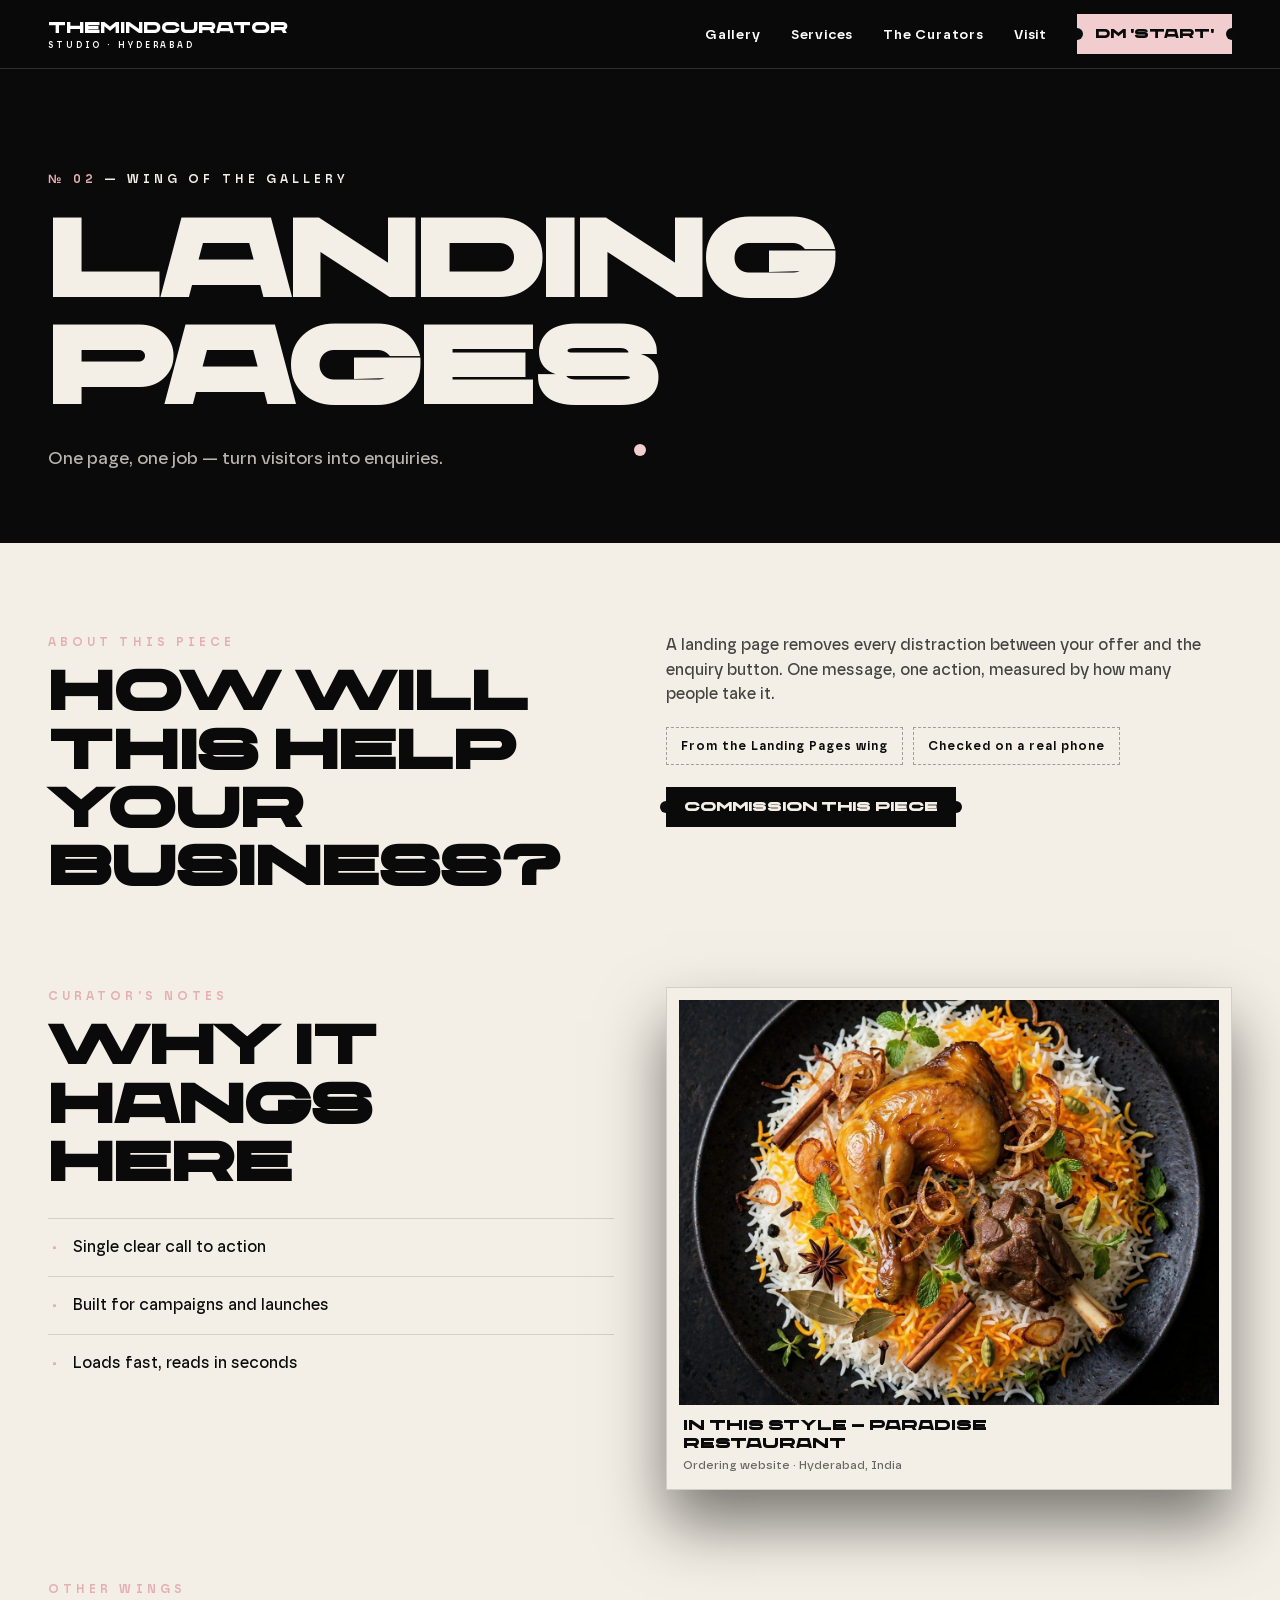
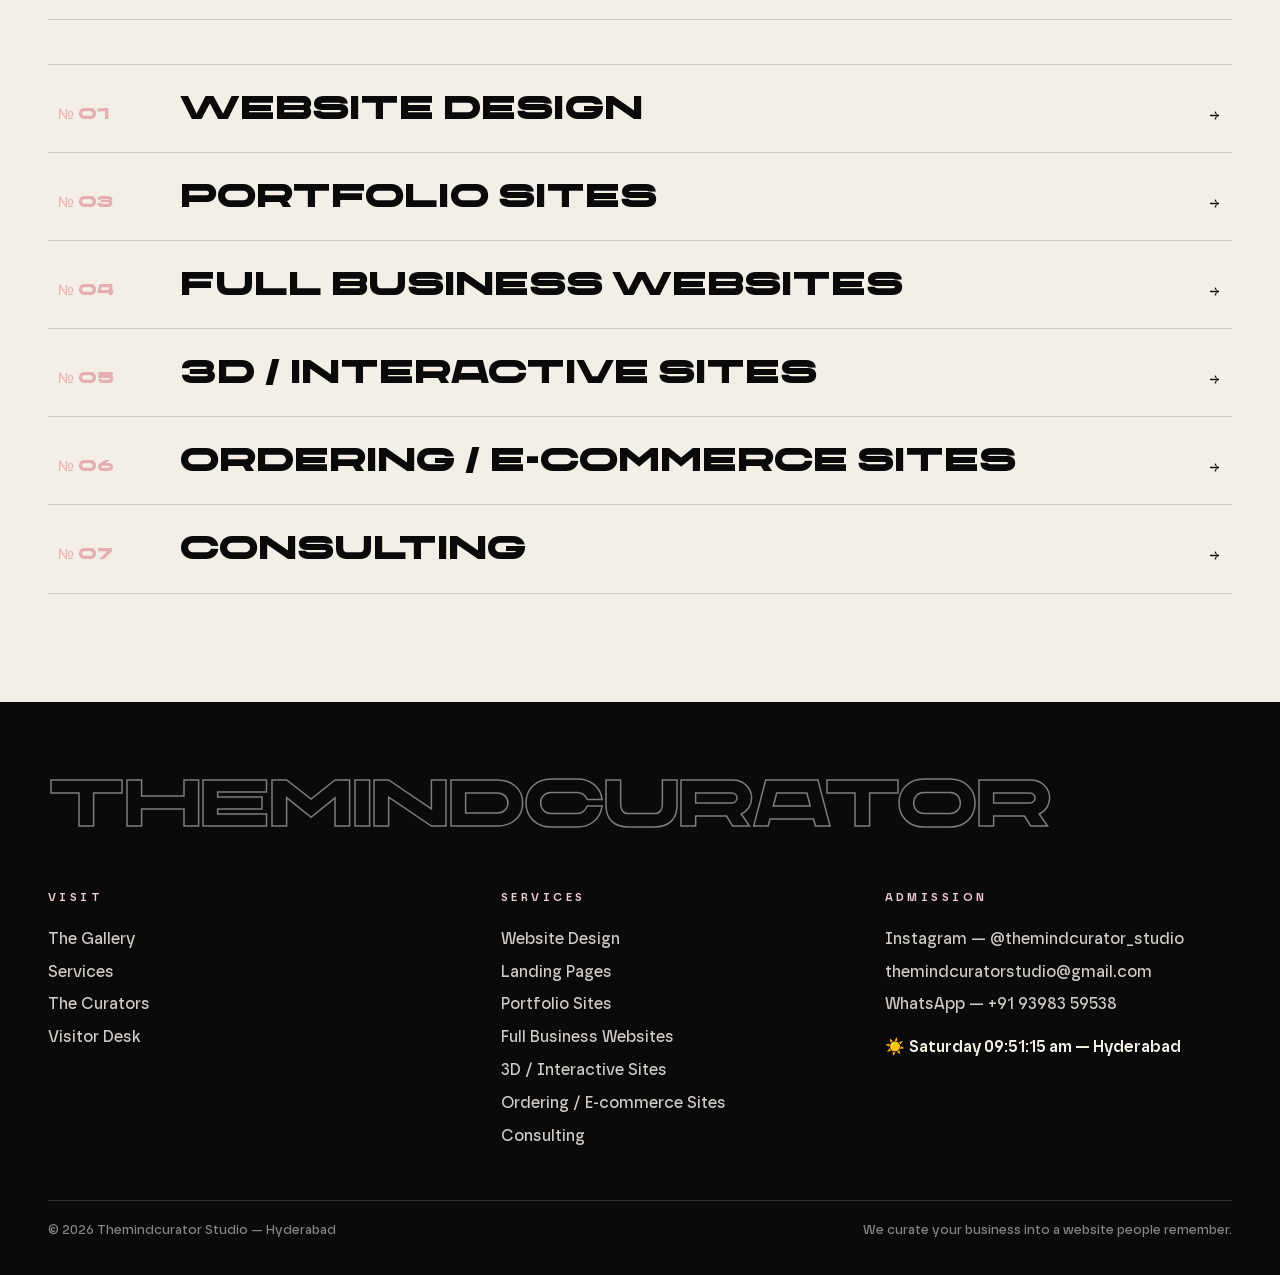
<file: services/landing-pages.html>
<!DOCTYPE html>
<html lang="en"><head><meta charset="utf-8"><meta name="viewport" content="width=device-width, initial-scale=1">
<title>Landing Pages — Themindcurator Studio, Hyderabad</title>
<meta name="description" content="One page, one job — turn visitors into enquiries.">
<link rel="stylesheet" href="../style.css">
<link rel="icon" href="data:image/svg+xml,<svg xmlns='http://www.w3.org/2000/svg' viewBox='0 0 100 100'><rect width='100' height='100' fill='%23f2cdcf'/><text x='50' y='68' font-size='58' text-anchor='middle' font-family='sans-serif' font-weight='bold'>M</text></svg>">
</head><body>
<div id="veil"><span class="v-word">THE<em>MIND</em>CURATOR</span></div>
<header><div class="hd-in">
  <a class="logo" href="../index.html">THEMINDCURATOR<small>STUDIO · HYDERABAD</small></a>
  <nav class="main-nav"><a class="nl" href="../our-work.html">Gallery</a><a class="nl" href="../services.html">Services</a><a class="nl" href="../studio.html">The Curators</a><a class="nl" href="../contact.html">Visit</a><a class="ticket-btn" href="https://ig.me/m/themindcurator_studio" target="_blank" rel="noopener">DM 'START'</a><button id="burger" aria-label="Menu">☰</button></nav>
</div></header>
<div id="lightbox" aria-hidden="true"><button id="lbClose" aria-label="Close">✕</button><button id="lbPrev" aria-label="Previous">←</button><button id="lbNext" aria-label="Next">→</button><figure><img id="lbImg" alt=""><figcaption><div id="lbTitle"></div><div id="lbMeta"></div><a id="lbLink" class="ticket-btn" target="_blank" rel="noopener">Walk into the live site ↗</a></figcaption></figure></div>
<div id="lbPrevZone"></div>
<div id="mnav"><button id="mnavClose" aria-label="Close">✕</button><a href="../index.html">Home</a><a href="../our-work.html">Gallery</a><a href="../services.html">Services</a><a href="../studio.html">The Curators</a><a href="../contact.html">Visit</a></div>

<section class="p-head dark"><div class="wrap">
  <p class="kicker"><span class="no">№ 02</span> — WING OF THE GALLERY</p>
  <h1>Landing Pages</h1>
  <p class="lede">One page, one job — turn visitors into enquiries.</p>
</div></section>
<section class="sec"><div class="wrap cols2">
  <div><p class="kicker"><span class="no">ABOUT THIS PIECE</span></p><h2 class="sec-t">How will this help your business?</h2></div>
  <div class="body-copy"><p>A landing page removes every distraction between your offer and the enquiry button. One message, one action, measured by how many people take it.</p><div class="chip-row"><span class="chip">From the Landing Pages wing</span><span class="chip">Checked on a real phone</span></div><p style="margin-top:22px"><a class="ticket-btn" style="background:var(--ink);color:var(--paper)" href="https://ig.me/m/themindcurator_studio" target="_blank" rel="noopener">Commission this piece</a></p></div>
</div></section>
<section class="sec" style="padding-top:0"><div class="wrap cols2">
  <div><p class="kicker"><span class="no">CURATOR'S NOTES</span></p><h2 class="sec-t">Why it hangs here</h2><ul class="why-list" style="margin-top:26px"><li><b>·</b><span>Single clear call to action</span></li><li><b>·</b><span>Built for campaigns and launches</span></li><li><b>·</b><span>Loads fast, reads in seconds</span></li></ul></div>
  <article class="frame reveal"><a href="https://m-arjun-same.github.io/paradise-restaurant/" target="_blank" rel="noopener"><div class="mat" style="border:1px solid var(--line)"><img src="../assets/img/paradise-1.jpg" alt="Paradise Restaurant"><div class="plaque"><div><div class="pn">In this style — Paradise Restaurant</div><div class="pm">Ordering website · Hyderabad, India</div></div><span class="stamp">LIVE ↗</span></div></div></a></article>
</div></section>
<section class="labels" style="padding-top:0"><div class="wrap"><p class="kicker"><span class="no">OTHER WINGS</span></p><div style="margin-top:20px;border-top:1px solid var(--line)"><a class="label-row" href="website-design.html"><span class="ln">№ 01</span><span class="lt">Website Design</span><span class="lm">→</span></a><a class="label-row" href="portfolio-sites.html"><span class="ln">№ 03</span><span class="lt">Portfolio Sites</span><span class="lm">→</span></a><a class="label-row" href="business-websites.html"><span class="ln">№ 04</span><span class="lt">Full Business Websites</span><span class="lm">→</span></a><a class="label-row" href="3d-interactive.html"><span class="ln">№ 05</span><span class="lt">3D / Interactive Sites</span><span class="lm">→</span></a><a class="label-row" href="ordering-ecommerce.html"><span class="ln">№ 06</span><span class="lt">Ordering / E-commerce Sites</span><span class="lm">→</span></a><a class="label-row" href="consulting.html"><span class="ln">№ 07</span><span class="lt">Consulting</span><span class="lm">→</span></a></div></div></section>
<footer><div class="wrap">
  <div class="ft-word">Themindcurator</div>
  <div class="ft-grid">
    <div><h4>Visit</h4><a href="../our-work.html">The Gallery</a><a href="../services.html">Services</a><a href="../studio.html">The Curators</a><a href="../contact.html">Visitor Desk</a></div>
    <div><h4>Services</h4><a href="../services/website-design.html">Website Design</a><a href="../services/landing-pages.html">Landing Pages</a><a href="../services/portfolio-sites.html">Portfolio Sites</a><a href="../services/business-websites.html">Full Business Websites</a><a href="../services/3d-interactive.html">3D / Interactive Sites</a><a href="../services/ordering-ecommerce.html">Ordering / E-commerce Sites</a><a href="../services/consulting.html">Consulting</a></div>
    <div><h4>Admission</h4><a href="https://ig.me/m/themindcurator_studio" target="_blank" rel="noopener">Instagram — @themindcurator_studio</a><a href="mailto:themindcuratorstudio@gmail.com">themindcuratorstudio@gmail.com</a><a href="https://wa.me/919398359538" target="_blank" rel="noopener">WhatsApp — +91 93983 59538</a><p style="margin-top:14px"><span class="day-emoji">☀️</span><span class="night-emoji">🌙</span> <span id="hydClock">Hyderabad</span></p></div>
  </div>
  <div class="ft-base"><span>© 2026 Themindcurator Studio — Hyderabad</span><span>We curate your business into a website people remember.</span></div>
</div></footer>
<script src="../lenis.min.js"></script>
<script src="../main.js"></script>
</body></html>
</file>
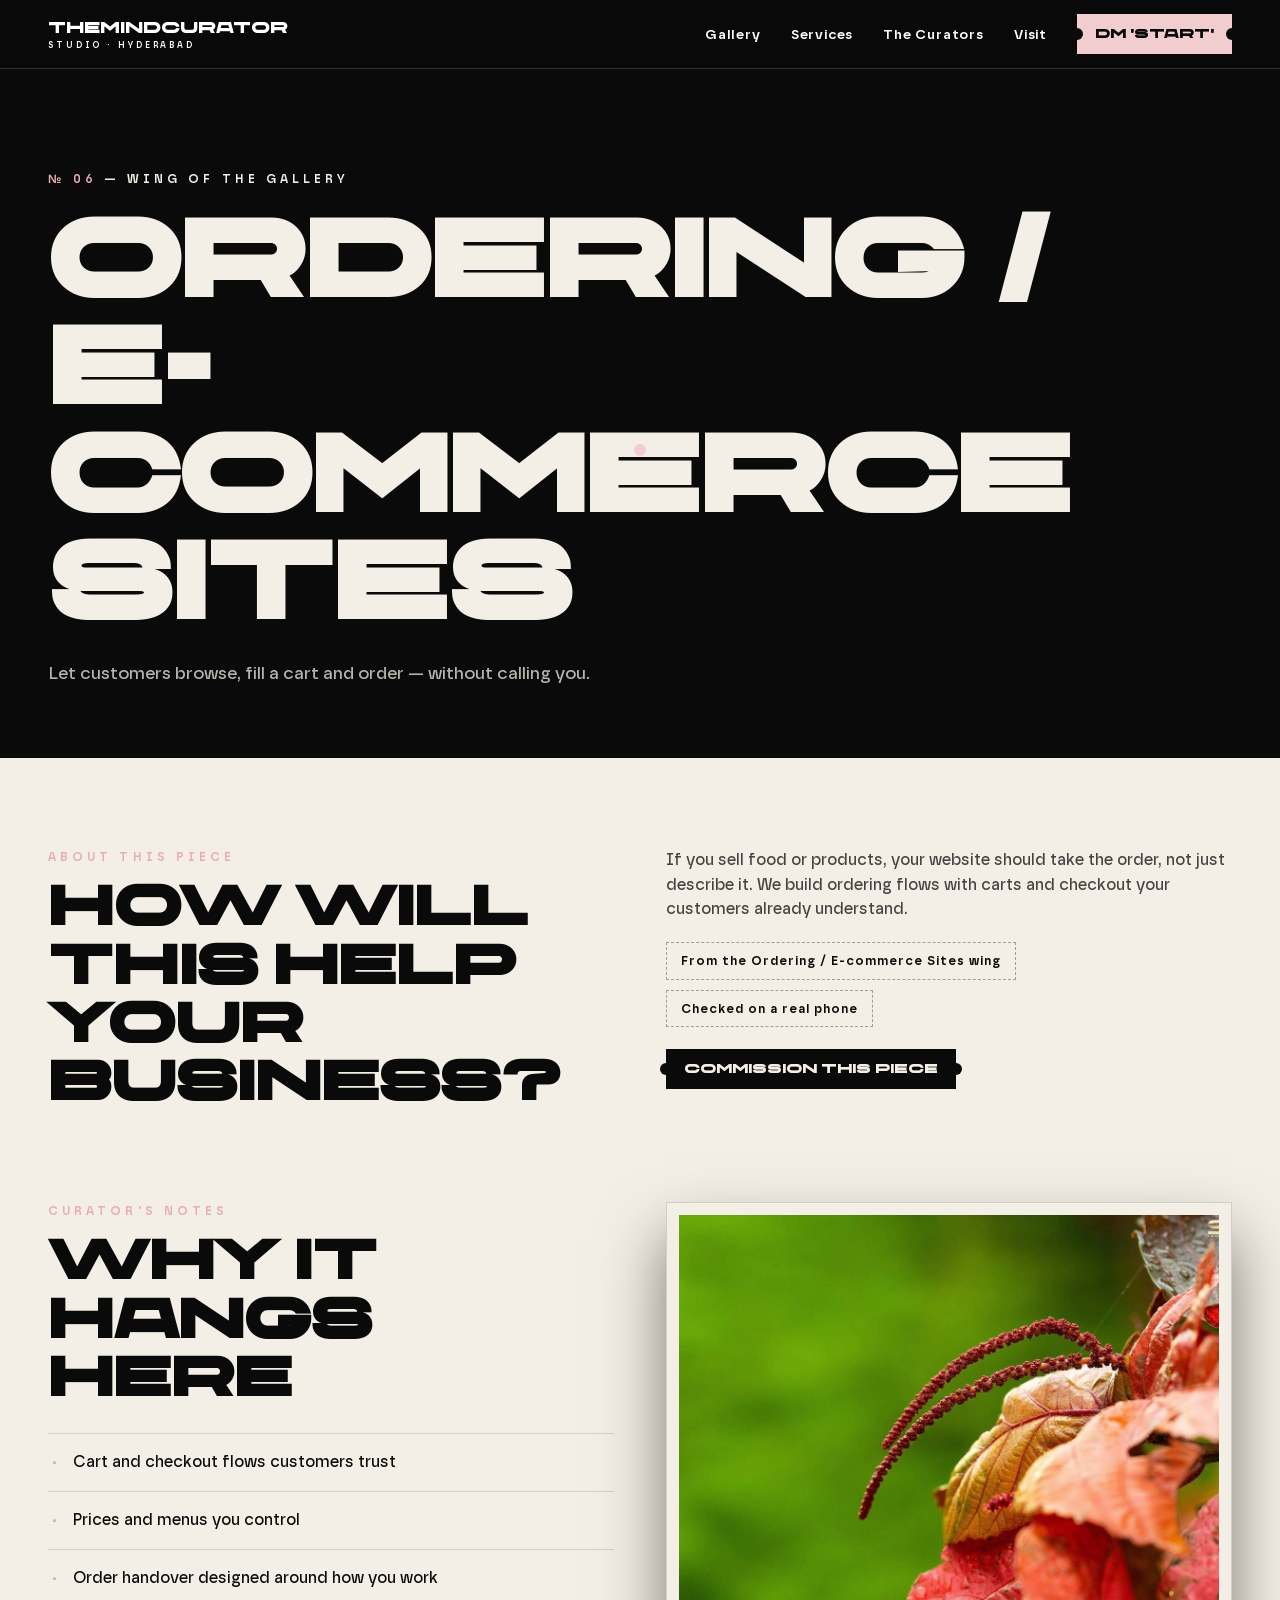
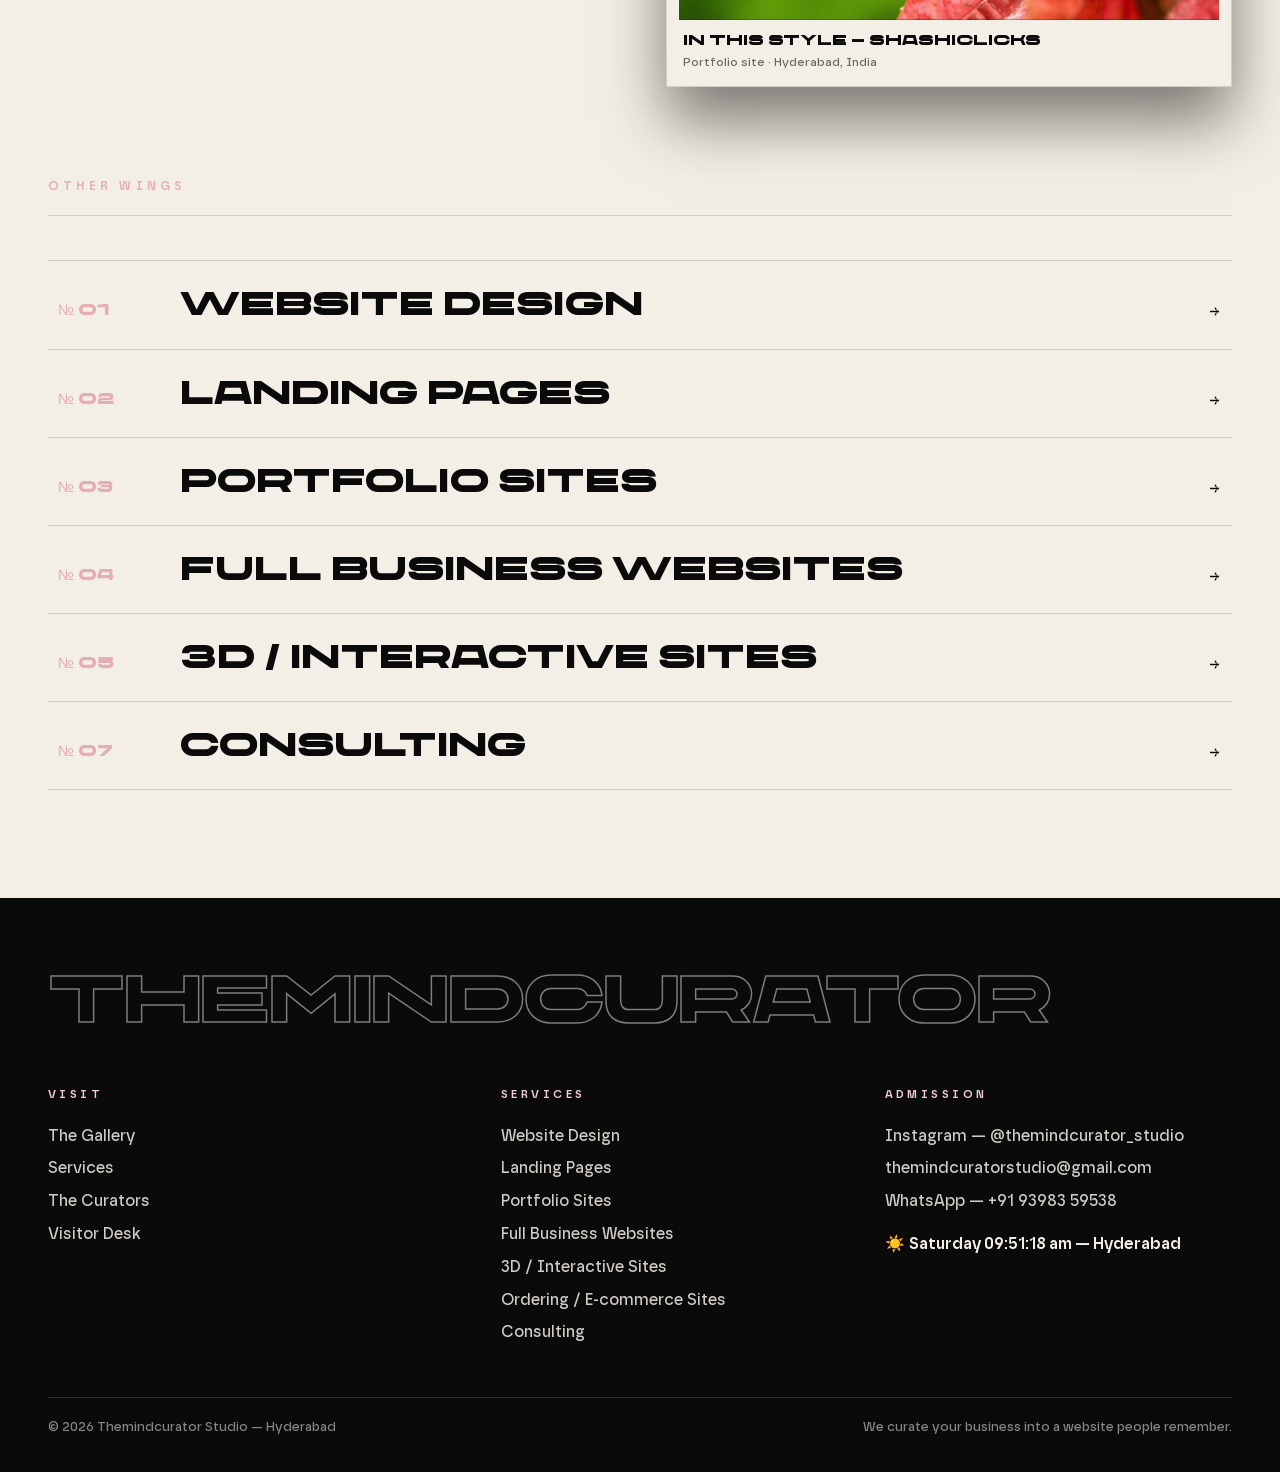
<file: services/ordering-ecommerce.html>
<!DOCTYPE html>
<html lang="en"><head><meta charset="utf-8"><meta name="viewport" content="width=device-width, initial-scale=1">
<title>Ordering / E-commerce Sites — Themindcurator Studio, Hyderabad</title>
<meta name="description" content="Let customers browse, fill a cart and order — without calling you.">
<link rel="stylesheet" href="../style.css">
<link rel="icon" href="data:image/svg+xml,<svg xmlns='http://www.w3.org/2000/svg' viewBox='0 0 100 100'><rect width='100' height='100' fill='%23f2cdcf'/><text x='50' y='68' font-size='58' text-anchor='middle' font-family='sans-serif' font-weight='bold'>M</text></svg>">
</head><body>
<div id="veil"><span class="v-word">THE<em>MIND</em>CURATOR</span></div>
<header><div class="hd-in">
  <a class="logo" href="../index.html">THEMINDCURATOR<small>STUDIO · HYDERABAD</small></a>
  <nav class="main-nav"><a class="nl" href="../our-work.html">Gallery</a><a class="nl" href="../services.html">Services</a><a class="nl" href="../studio.html">The Curators</a><a class="nl" href="../contact.html">Visit</a><a class="ticket-btn" href="https://ig.me/m/themindcurator_studio" target="_blank" rel="noopener">DM 'START'</a><button id="burger" aria-label="Menu">☰</button></nav>
</div></header>
<div id="lightbox" aria-hidden="true"><button id="lbClose" aria-label="Close">✕</button><button id="lbPrev" aria-label="Previous">←</button><button id="lbNext" aria-label="Next">→</button><figure><img id="lbImg" alt=""><figcaption><div id="lbTitle"></div><div id="lbMeta"></div><a id="lbLink" class="ticket-btn" target="_blank" rel="noopener">Walk into the live site ↗</a></figcaption></figure></div>
<div id="lbPrevZone"></div>
<div id="mnav"><button id="mnavClose" aria-label="Close">✕</button><a href="../index.html">Home</a><a href="../our-work.html">Gallery</a><a href="../services.html">Services</a><a href="../studio.html">The Curators</a><a href="../contact.html">Visit</a></div>

<section class="p-head dark"><div class="wrap">
  <p class="kicker"><span class="no">№ 06</span> — WING OF THE GALLERY</p>
  <h1>Ordering / E-commerce Sites</h1>
  <p class="lede">Let customers browse, fill a cart and order — without calling you.</p>
</div></section>
<section class="sec"><div class="wrap cols2">
  <div><p class="kicker"><span class="no">ABOUT THIS PIECE</span></p><h2 class="sec-t">How will this help your business?</h2></div>
  <div class="body-copy"><p>If you sell food or products, your website should take the order, not just describe it. We build ordering flows with carts and checkout your customers already understand.</p><div class="chip-row"><span class="chip">From the Ordering / E-commerce Sites wing</span><span class="chip">Checked on a real phone</span></div><p style="margin-top:22px"><a class="ticket-btn" style="background:var(--ink);color:var(--paper)" href="https://ig.me/m/themindcurator_studio" target="_blank" rel="noopener">Commission this piece</a></p></div>
</div></section>
<section class="sec" style="padding-top:0"><div class="wrap cols2">
  <div><p class="kicker"><span class="no">CURATOR'S NOTES</span></p><h2 class="sec-t">Why it hangs here</h2><ul class="why-list" style="margin-top:26px"><li><b>·</b><span>Cart and checkout flows customers trust</span></li><li><b>·</b><span>Prices and menus you control</span></li><li><b>·</b><span>Order handover designed around how you work</span></li></ul></div>
  <article class="frame reveal"><a href="https://m-arjun-same.github.io/shashiclicks/" target="_blank" rel="noopener"><div class="mat" style="border:1px solid var(--line)"><img src="../assets/img/shashi-1.jpg" alt="ShashiClicks"><div class="plaque"><div><div class="pn">In this style — ShashiClicks</div><div class="pm">Portfolio site · Hyderabad, India</div></div><span class="stamp">LIVE ↗</span></div></div></a></article>
</div></section>
<section class="labels" style="padding-top:0"><div class="wrap"><p class="kicker"><span class="no">OTHER WINGS</span></p><div style="margin-top:20px;border-top:1px solid var(--line)"><a class="label-row" href="website-design.html"><span class="ln">№ 01</span><span class="lt">Website Design</span><span class="lm">→</span></a><a class="label-row" href="landing-pages.html"><span class="ln">№ 02</span><span class="lt">Landing Pages</span><span class="lm">→</span></a><a class="label-row" href="portfolio-sites.html"><span class="ln">№ 03</span><span class="lt">Portfolio Sites</span><span class="lm">→</span></a><a class="label-row" href="business-websites.html"><span class="ln">№ 04</span><span class="lt">Full Business Websites</span><span class="lm">→</span></a><a class="label-row" href="3d-interactive.html"><span class="ln">№ 05</span><span class="lt">3D / Interactive Sites</span><span class="lm">→</span></a><a class="label-row" href="consulting.html"><span class="ln">№ 07</span><span class="lt">Consulting</span><span class="lm">→</span></a></div></div></section>
<footer><div class="wrap">
  <div class="ft-word">Themindcurator</div>
  <div class="ft-grid">
    <div><h4>Visit</h4><a href="../our-work.html">The Gallery</a><a href="../services.html">Services</a><a href="../studio.html">The Curators</a><a href="../contact.html">Visitor Desk</a></div>
    <div><h4>Services</h4><a href="../services/website-design.html">Website Design</a><a href="../services/landing-pages.html">Landing Pages</a><a href="../services/portfolio-sites.html">Portfolio Sites</a><a href="../services/business-websites.html">Full Business Websites</a><a href="../services/3d-interactive.html">3D / Interactive Sites</a><a href="../services/ordering-ecommerce.html">Ordering / E-commerce Sites</a><a href="../services/consulting.html">Consulting</a></div>
    <div><h4>Admission</h4><a href="https://ig.me/m/themindcurator_studio" target="_blank" rel="noopener">Instagram — @themindcurator_studio</a><a href="mailto:themindcuratorstudio@gmail.com">themindcuratorstudio@gmail.com</a><a href="https://wa.me/919398359538" target="_blank" rel="noopener">WhatsApp — +91 93983 59538</a><p style="margin-top:14px"><span class="day-emoji">☀️</span><span class="night-emoji">🌙</span> <span id="hydClock">Hyderabad</span></p></div>
  </div>
  <div class="ft-base"><span>© 2026 Themindcurator Studio — Hyderabad</span><span>We curate your business into a website people remember.</span></div>
</div></footer>
<script src="../lenis.min.js"></script>
<script src="../main.js"></script>
</body></html>
</file>
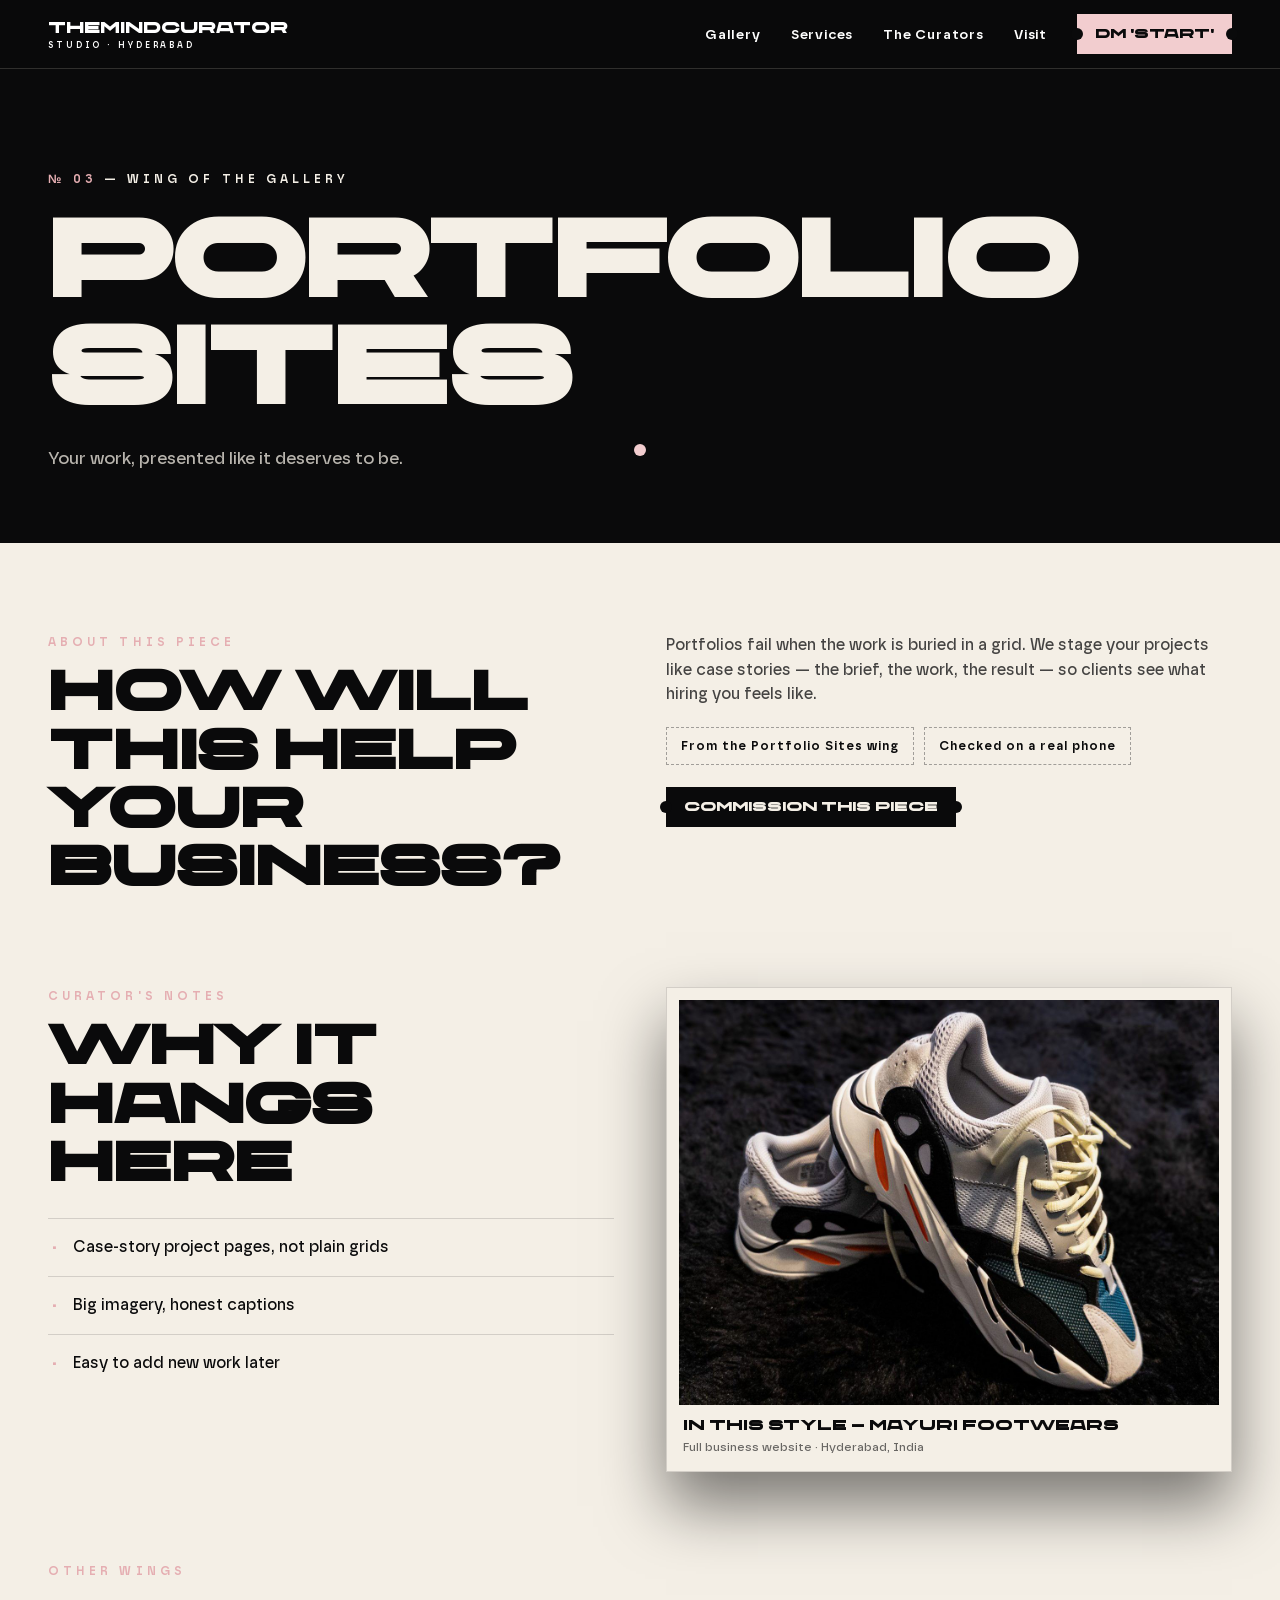
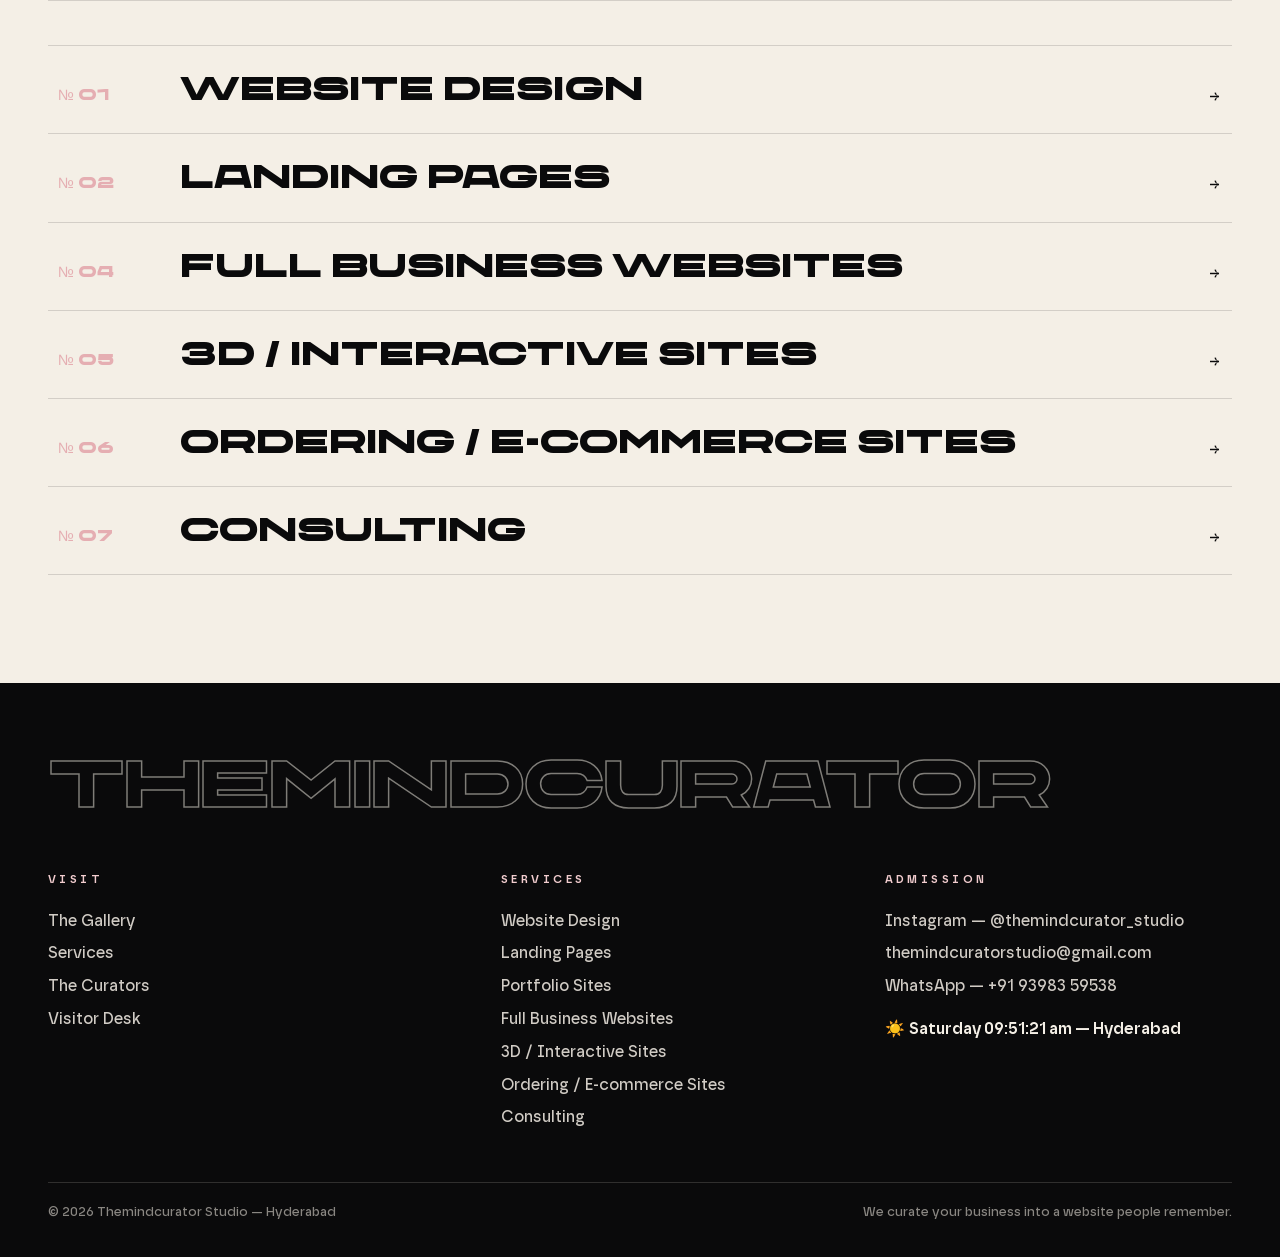
<file: services/portfolio-sites.html>
<!DOCTYPE html>
<html lang="en"><head><meta charset="utf-8"><meta name="viewport" content="width=device-width, initial-scale=1">
<title>Portfolio Sites — Themindcurator Studio, Hyderabad</title>
<meta name="description" content="Your work, presented like it deserves to be.">
<link rel="stylesheet" href="../style.css">
<link rel="icon" href="data:image/svg+xml,<svg xmlns='http://www.w3.org/2000/svg' viewBox='0 0 100 100'><rect width='100' height='100' fill='%23f2cdcf'/><text x='50' y='68' font-size='58' text-anchor='middle' font-family='sans-serif' font-weight='bold'>M</text></svg>">
</head><body>
<div id="veil"><span class="v-word">THE<em>MIND</em>CURATOR</span></div>
<header><div class="hd-in">
  <a class="logo" href="../index.html">THEMINDCURATOR<small>STUDIO · HYDERABAD</small></a>
  <nav class="main-nav"><a class="nl" href="../our-work.html">Gallery</a><a class="nl" href="../services.html">Services</a><a class="nl" href="../studio.html">The Curators</a><a class="nl" href="../contact.html">Visit</a><a class="ticket-btn" href="https://ig.me/m/themindcurator_studio" target="_blank" rel="noopener">DM 'START'</a><button id="burger" aria-label="Menu">☰</button></nav>
</div></header>
<div id="lightbox" aria-hidden="true"><button id="lbClose" aria-label="Close">✕</button><button id="lbPrev" aria-label="Previous">←</button><button id="lbNext" aria-label="Next">→</button><figure><img id="lbImg" alt=""><figcaption><div id="lbTitle"></div><div id="lbMeta"></div><a id="lbLink" class="ticket-btn" target="_blank" rel="noopener">Walk into the live site ↗</a></figcaption></figure></div>
<div id="lbPrevZone"></div>
<div id="mnav"><button id="mnavClose" aria-label="Close">✕</button><a href="../index.html">Home</a><a href="../our-work.html">Gallery</a><a href="../services.html">Services</a><a href="../studio.html">The Curators</a><a href="../contact.html">Visit</a></div>

<section class="p-head dark"><div class="wrap">
  <p class="kicker"><span class="no">№ 03</span> — WING OF THE GALLERY</p>
  <h1>Portfolio Sites</h1>
  <p class="lede">Your work, presented like it deserves to be.</p>
</div></section>
<section class="sec"><div class="wrap cols2">
  <div><p class="kicker"><span class="no">ABOUT THIS PIECE</span></p><h2 class="sec-t">How will this help your business?</h2></div>
  <div class="body-copy"><p>Portfolios fail when the work is buried in a grid. We stage your projects like case stories — the brief, the work, the result — so clients see what hiring you feels like.</p><div class="chip-row"><span class="chip">From the Portfolio Sites wing</span><span class="chip">Checked on a real phone</span></div><p style="margin-top:22px"><a class="ticket-btn" style="background:var(--ink);color:var(--paper)" href="https://ig.me/m/themindcurator_studio" target="_blank" rel="noopener">Commission this piece</a></p></div>
</div></section>
<section class="sec" style="padding-top:0"><div class="wrap cols2">
  <div><p class="kicker"><span class="no">CURATOR'S NOTES</span></p><h2 class="sec-t">Why it hangs here</h2><ul class="why-list" style="margin-top:26px"><li><b>·</b><span>Case-story project pages, not plain grids</span></li><li><b>·</b><span>Big imagery, honest captions</span></li><li><b>·</b><span>Easy to add new work later</span></li></ul></div>
  <article class="frame reveal"><a href="https://m-arjun-same.github.io/mayuri-footwears/" target="_blank" rel="noopener"><div class="mat" style="border:1px solid var(--line)"><img src="../assets/img/mayuri-1.jpg" alt="Mayuri Footwears"><div class="plaque"><div><div class="pn">In this style — Mayuri Footwears</div><div class="pm">Full business website · Hyderabad, India</div></div><span class="stamp">LIVE ↗</span></div></div></a></article>
</div></section>
<section class="labels" style="padding-top:0"><div class="wrap"><p class="kicker"><span class="no">OTHER WINGS</span></p><div style="margin-top:20px;border-top:1px solid var(--line)"><a class="label-row" href="website-design.html"><span class="ln">№ 01</span><span class="lt">Website Design</span><span class="lm">→</span></a><a class="label-row" href="landing-pages.html"><span class="ln">№ 02</span><span class="lt">Landing Pages</span><span class="lm">→</span></a><a class="label-row" href="business-websites.html"><span class="ln">№ 04</span><span class="lt">Full Business Websites</span><span class="lm">→</span></a><a class="label-row" href="3d-interactive.html"><span class="ln">№ 05</span><span class="lt">3D / Interactive Sites</span><span class="lm">→</span></a><a class="label-row" href="ordering-ecommerce.html"><span class="ln">№ 06</span><span class="lt">Ordering / E-commerce Sites</span><span class="lm">→</span></a><a class="label-row" href="consulting.html"><span class="ln">№ 07</span><span class="lt">Consulting</span><span class="lm">→</span></a></div></div></section>
<footer><div class="wrap">
  <div class="ft-word">Themindcurator</div>
  <div class="ft-grid">
    <div><h4>Visit</h4><a href="../our-work.html">The Gallery</a><a href="../services.html">Services</a><a href="../studio.html">The Curators</a><a href="../contact.html">Visitor Desk</a></div>
    <div><h4>Services</h4><a href="../services/website-design.html">Website Design</a><a href="../services/landing-pages.html">Landing Pages</a><a href="../services/portfolio-sites.html">Portfolio Sites</a><a href="../services/business-websites.html">Full Business Websites</a><a href="../services/3d-interactive.html">3D / Interactive Sites</a><a href="../services/ordering-ecommerce.html">Ordering / E-commerce Sites</a><a href="../services/consulting.html">Consulting</a></div>
    <div><h4>Admission</h4><a href="https://ig.me/m/themindcurator_studio" target="_blank" rel="noopener">Instagram — @themindcurator_studio</a><a href="mailto:themindcuratorstudio@gmail.com">themindcuratorstudio@gmail.com</a><a href="https://wa.me/919398359538" target="_blank" rel="noopener">WhatsApp — +91 93983 59538</a><p style="margin-top:14px"><span class="day-emoji">☀️</span><span class="night-emoji">🌙</span> <span id="hydClock">Hyderabad</span></p></div>
  </div>
  <div class="ft-base"><span>© 2026 Themindcurator Studio — Hyderabad</span><span>We curate your business into a website people remember.</span></div>
</div></footer>
<script src="../lenis.min.js"></script>
<script src="../main.js"></script>
</body></html>
</file>
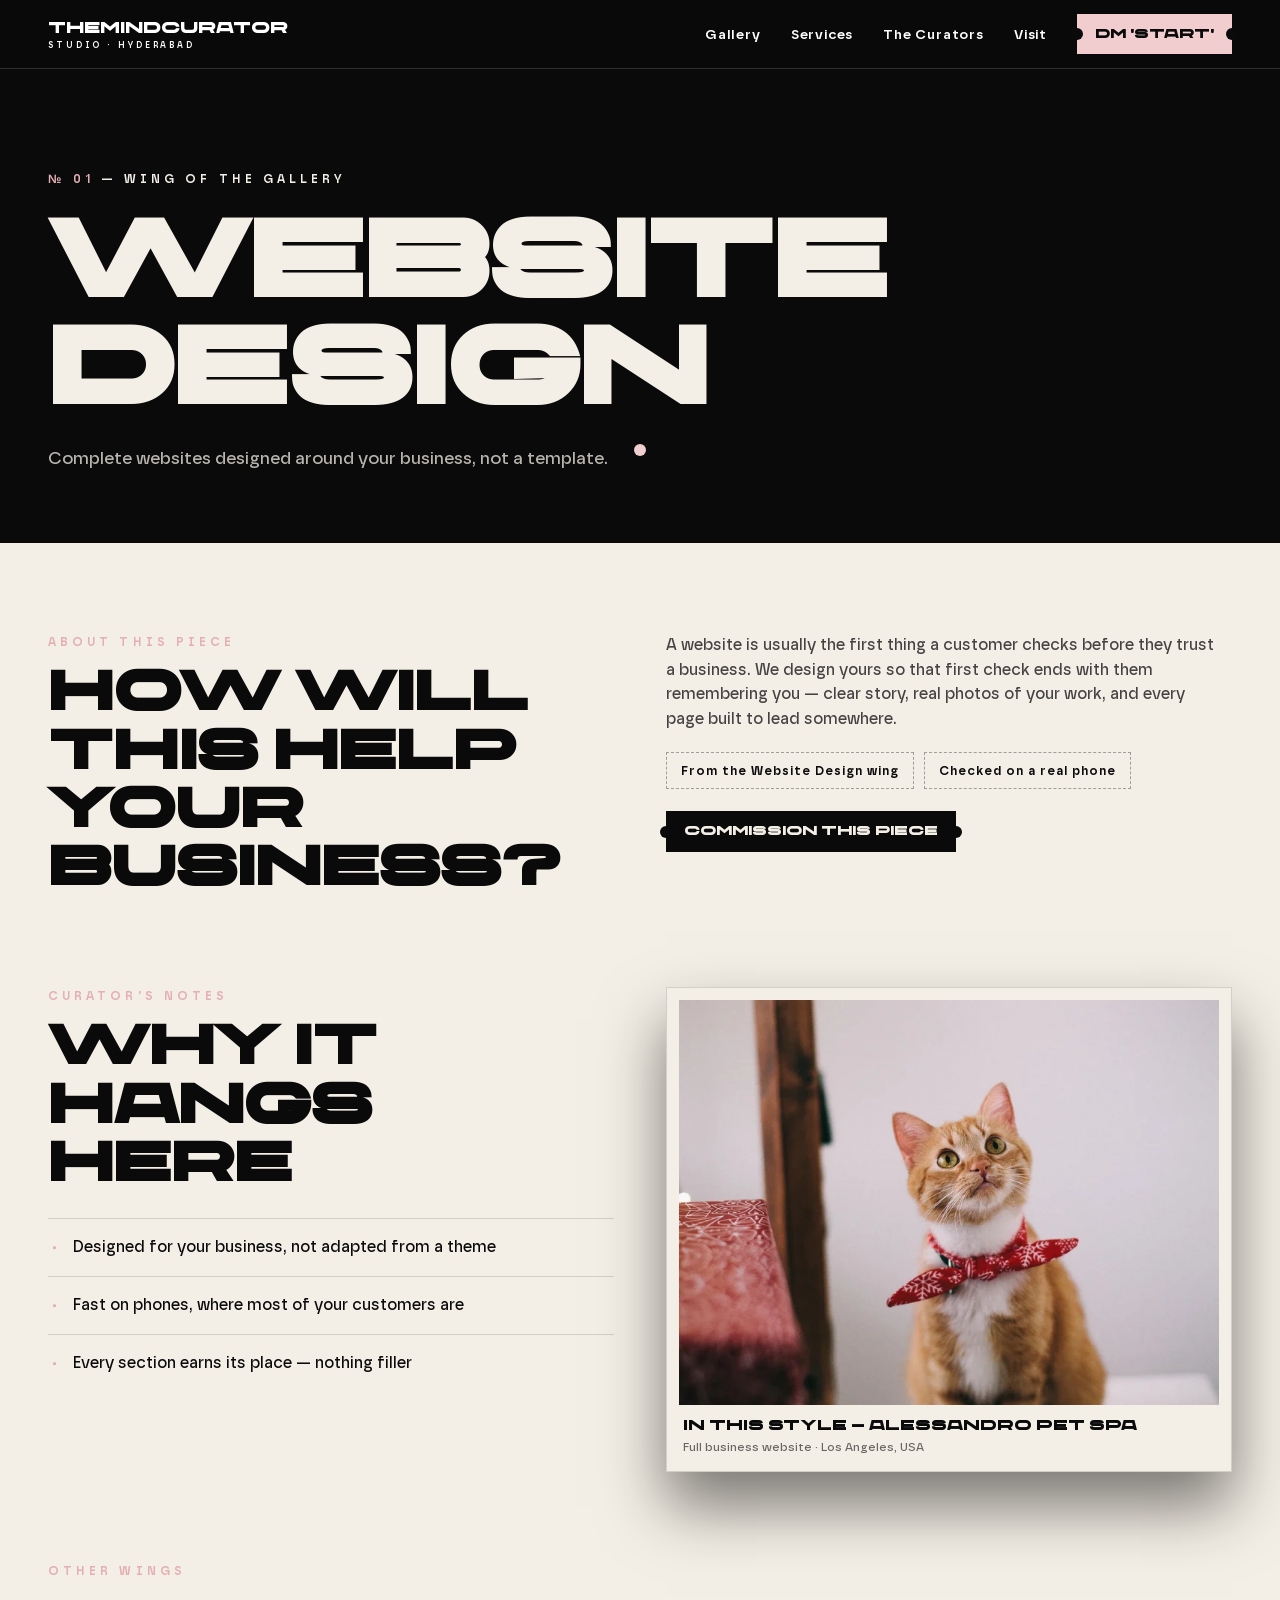
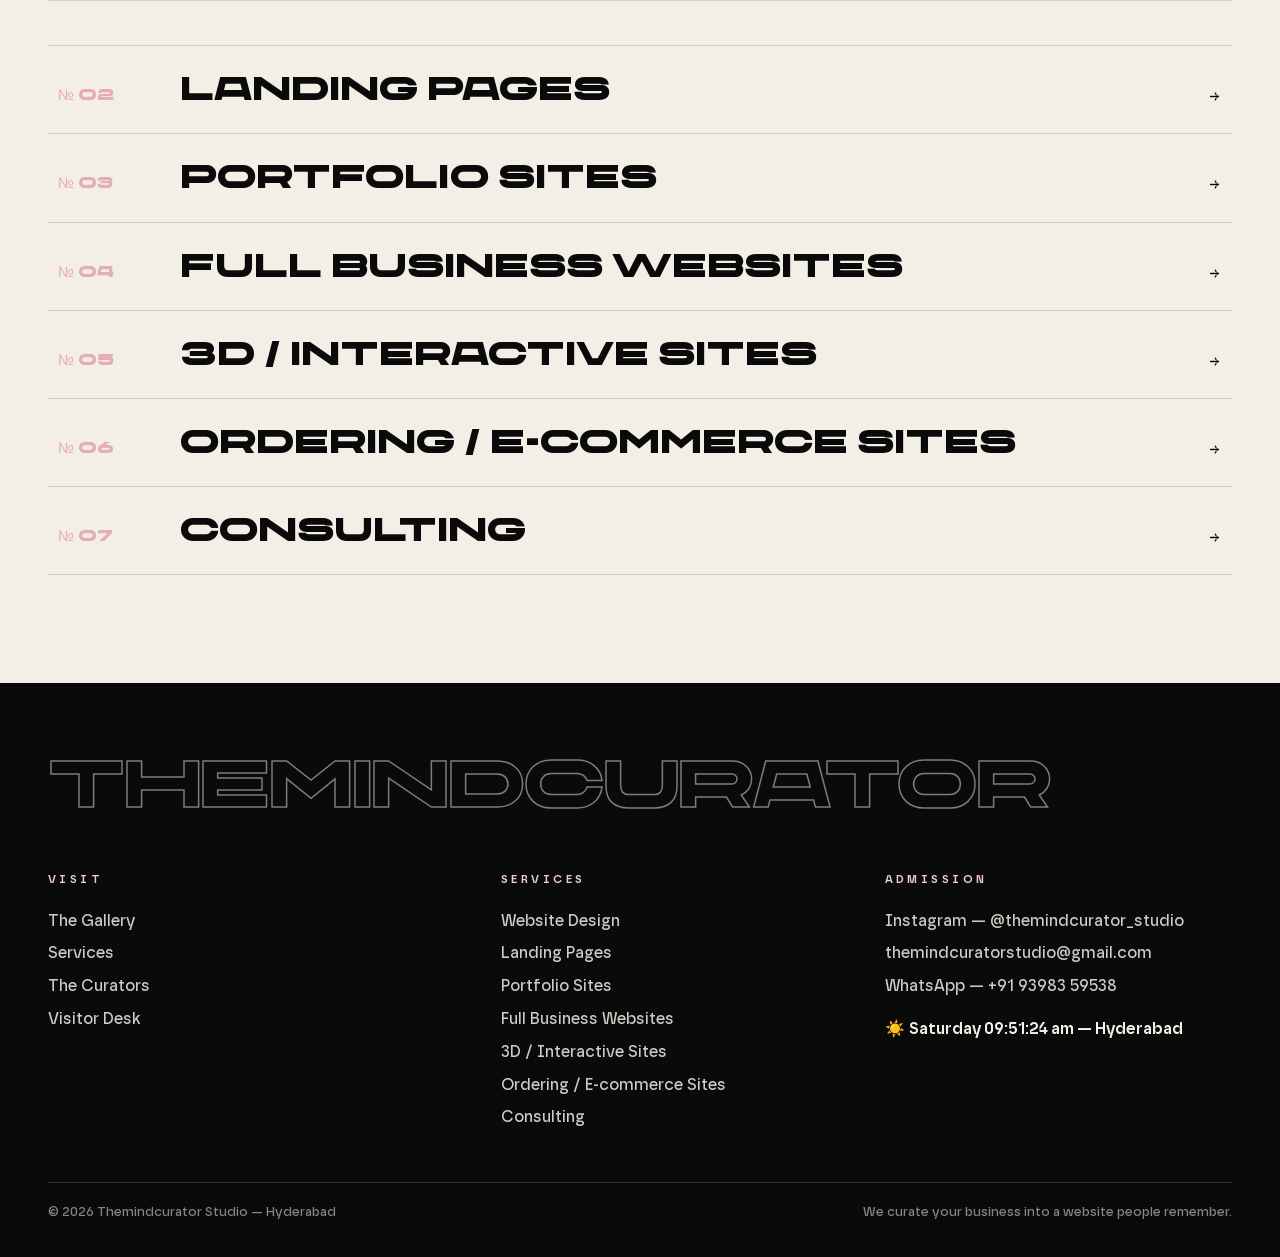
<file: services/website-design.html>
<!DOCTYPE html>
<html lang="en"><head><meta charset="utf-8"><meta name="viewport" content="width=device-width, initial-scale=1">
<title>Website Design — Themindcurator Studio, Hyderabad</title>
<meta name="description" content="Complete websites designed around your business, not a template.">
<link rel="stylesheet" href="../style.css">
<link rel="icon" href="data:image/svg+xml,<svg xmlns='http://www.w3.org/2000/svg' viewBox='0 0 100 100'><rect width='100' height='100' fill='%23f2cdcf'/><text x='50' y='68' font-size='58' text-anchor='middle' font-family='sans-serif' font-weight='bold'>M</text></svg>">
</head><body>
<div id="veil"><span class="v-word">THE<em>MIND</em>CURATOR</span></div>
<header><div class="hd-in">
  <a class="logo" href="../index.html">THEMINDCURATOR<small>STUDIO · HYDERABAD</small></a>
  <nav class="main-nav"><a class="nl" href="../our-work.html">Gallery</a><a class="nl" href="../services.html">Services</a><a class="nl" href="../studio.html">The Curators</a><a class="nl" href="../contact.html">Visit</a><a class="ticket-btn" href="https://ig.me/m/themindcurator_studio" target="_blank" rel="noopener">DM 'START'</a><button id="burger" aria-label="Menu">☰</button></nav>
</div></header>
<div id="lightbox" aria-hidden="true"><button id="lbClose" aria-label="Close">✕</button><button id="lbPrev" aria-label="Previous">←</button><button id="lbNext" aria-label="Next">→</button><figure><img id="lbImg" alt=""><figcaption><div id="lbTitle"></div><div id="lbMeta"></div><a id="lbLink" class="ticket-btn" target="_blank" rel="noopener">Walk into the live site ↗</a></figcaption></figure></div>
<div id="lbPrevZone"></div>
<div id="mnav"><button id="mnavClose" aria-label="Close">✕</button><a href="../index.html">Home</a><a href="../our-work.html">Gallery</a><a href="../services.html">Services</a><a href="../studio.html">The Curators</a><a href="../contact.html">Visit</a></div>

<section class="p-head dark"><div class="wrap">
  <p class="kicker"><span class="no">№ 01</span> — WING OF THE GALLERY</p>
  <h1>Website Design</h1>
  <p class="lede">Complete websites designed around your business, not a template.</p>
</div></section>
<section class="sec"><div class="wrap cols2">
  <div><p class="kicker"><span class="no">ABOUT THIS PIECE</span></p><h2 class="sec-t">How will this help your business?</h2></div>
  <div class="body-copy"><p>A website is usually the first thing a customer checks before they trust a business. We design yours so that first check ends with them remembering you — clear story, real photos of your work, and every page built to lead somewhere.</p><div class="chip-row"><span class="chip">From the Website Design wing</span><span class="chip">Checked on a real phone</span></div><p style="margin-top:22px"><a class="ticket-btn" style="background:var(--ink);color:var(--paper)" href="https://ig.me/m/themindcurator_studio" target="_blank" rel="noopener">Commission this piece</a></p></div>
</div></section>
<section class="sec" style="padding-top:0"><div class="wrap cols2">
  <div><p class="kicker"><span class="no">CURATOR'S NOTES</span></p><h2 class="sec-t">Why it hangs here</h2><ul class="why-list" style="margin-top:26px"><li><b>·</b><span>Designed for your business, not adapted from a theme</span></li><li><b>·</b><span>Fast on phones, where most of your customers are</span></li><li><b>·</b><span>Every section earns its place — nothing filler</span></li></ul></div>
  <article class="frame reveal"><a href="https://m-arjun-same.github.io/alessandro-pet-spa/" target="_blank" rel="noopener"><div class="mat" style="border:1px solid var(--line)"><img src="../assets/img/alessandro-1.webp" alt="Alessandro Pet Spa"><div class="plaque"><div><div class="pn">In this style — Alessandro Pet Spa</div><div class="pm">Full business website · Los Angeles, USA</div></div><span class="stamp">LIVE ↗</span></div></div></a></article>
</div></section>
<section class="labels" style="padding-top:0"><div class="wrap"><p class="kicker"><span class="no">OTHER WINGS</span></p><div style="margin-top:20px;border-top:1px solid var(--line)"><a class="label-row" href="landing-pages.html"><span class="ln">№ 02</span><span class="lt">Landing Pages</span><span class="lm">→</span></a><a class="label-row" href="portfolio-sites.html"><span class="ln">№ 03</span><span class="lt">Portfolio Sites</span><span class="lm">→</span></a><a class="label-row" href="business-websites.html"><span class="ln">№ 04</span><span class="lt">Full Business Websites</span><span class="lm">→</span></a><a class="label-row" href="3d-interactive.html"><span class="ln">№ 05</span><span class="lt">3D / Interactive Sites</span><span class="lm">→</span></a><a class="label-row" href="ordering-ecommerce.html"><span class="ln">№ 06</span><span class="lt">Ordering / E-commerce Sites</span><span class="lm">→</span></a><a class="label-row" href="consulting.html"><span class="ln">№ 07</span><span class="lt">Consulting</span><span class="lm">→</span></a></div></div></section>
<footer><div class="wrap">
  <div class="ft-word">Themindcurator</div>
  <div class="ft-grid">
    <div><h4>Visit</h4><a href="../our-work.html">The Gallery</a><a href="../services.html">Services</a><a href="../studio.html">The Curators</a><a href="../contact.html">Visitor Desk</a></div>
    <div><h4>Services</h4><a href="../services/website-design.html">Website Design</a><a href="../services/landing-pages.html">Landing Pages</a><a href="../services/portfolio-sites.html">Portfolio Sites</a><a href="../services/business-websites.html">Full Business Websites</a><a href="../services/3d-interactive.html">3D / Interactive Sites</a><a href="../services/ordering-ecommerce.html">Ordering / E-commerce Sites</a><a href="../services/consulting.html">Consulting</a></div>
    <div><h4>Admission</h4><a href="https://ig.me/m/themindcurator_studio" target="_blank" rel="noopener">Instagram — @themindcurator_studio</a><a href="mailto:themindcuratorstudio@gmail.com">themindcuratorstudio@gmail.com</a><a href="https://wa.me/919398359538" target="_blank" rel="noopener">WhatsApp — +91 93983 59538</a><p style="margin-top:14px"><span class="day-emoji">☀️</span><span class="night-emoji">🌙</span> <span id="hydClock">Hyderabad</span></p></div>
  </div>
  <div class="ft-base"><span>© 2026 Themindcurator Studio — Hyderabad</span><span>We curate your business into a website people remember.</span></div>
</div></footer>
<script src="../lenis.min.js"></script>
<script src="../main.js"></script>
</body></html>
</file>
<file: style.css>
/* THEMINDCURATOR v3 — "THE EXHIBITION". Original design system by ZERO.
   The studio is a gallery. Businesses are exhibits. */
@font-face{font-family:'Safiro';src:url('assets/fonts/safiro-500.woff2') format('woff2');font-weight:500;font-display:swap}
@font-face{font-family:'Safiro';src:url('assets/fonts/safiro-600.woff2') format('woff2');font-weight:600;font-display:swap}
@font-face{font-family:'Chaney Ultra Extended';src:url('assets/fonts/chaney.woff2') format('woff2');font-weight:400;font-display:swap}
:root{
  --ink:#0a0a0b; --paper:#f4efe6; --pink:#f2cdcf; --pink-deep:#e5aeb2;
  --line:rgba(10,10,11,.14); --line-l:rgba(244,239,230,.16);
  --font:'Safiro',Arial,sans-serif; --display:'Chaney Ultra Extended',sans-serif;
}
*{margin:0;padding:0;box-sizing:border-box}
html{scroll-padding-top:104px}
body{font-family:var(--font);font-weight:500;font-size:16px;line-height:1.55;background:var(--paper);color:var(--ink);overflow-x:hidden}
::selection{background:var(--pink);color:var(--ink)}
img{display:block;max-width:100%}
a{color:inherit;text-decoration:none}
.wrap{max-width:1280px;margin:0 auto;padding:0 clamp(20px,4vw,48px)}
.kicker{font-size:12px;font-weight:600;letter-spacing:.34em;text-transform:uppercase}
.kicker .no{color:var(--pink-deep)}
.on-dark .kicker .no{color:var(--pink)}
h-display,.display{font-family:var(--display);font-weight:400;line-height:1.02}
.outline{-webkit-text-fill-color:transparent;-webkit-text-stroke:1.5px currentColor}
.on-dark{color:var(--paper)}

/* ---------- entrance ---------- */
#veil{position:fixed;inset:0;background:var(--ink);z-index:2000;display:flex;align-items:center;justify-content:center;color:var(--paper);transition:transform .9s cubic-bezier(.76,0,.24,1)}
#veil.out{transform:translateY(-101%)}
#veil .v-word{font-family:var(--display);font-size:clamp(14px,2.4vw,22px);letter-spacing:.12em}
#veil .v-word em{font-style:normal;color:var(--pink)}

/* ---------- header ---------- */
header{position:fixed;inset:0 0 auto;z-index:900;background:rgba(10,10,11,.97);border-bottom:1px solid var(--line-l)}
.hd-in{display:flex;justify-content:space-between;align-items:center;padding:14px clamp(20px,4vw,48px);color:var(--paper)}
.logo{font-family:var(--display);font-size:15px;line-height:1.2;color:#fff}
.logo small{display:block;font-family:var(--font);font-weight:600;font-size:8.5px;letter-spacing:.34em;margin-top:3px}
nav.main-nav{display:flex;gap:30px;align-items:center}
nav.main-nav a.nl{font-weight:600;font-size:13.5px;letter-spacing:.06em;color:#fff;position:relative;padding:4px 0}
nav.main-nav a.nl::after{content:'';position:absolute;left:0;bottom:0;height:2px;width:0;background:var(--pink);transition:width .35s cubic-bezier(.76,0,.24,1)}
nav.main-nav a.nl:hover::after{width:100%}
.ticket-btn{font-family:var(--display);font-size:12.5px;background:var(--pink);color:var(--ink);padding:11px 18px 10px;position:relative;display:inline-block;transition:transform .25s}
.ticket-btn:hover{transform:rotate(-1.6deg) scale(1.04)}
.ticket-btn::before,.ticket-btn::after{content:'';position:absolute;top:50%;width:12px;height:12px;border-radius:50%;background:var(--ink);transform:translateY(-50%)}
.ticket-btn::before{left:-6px}.ticket-btn::after{right:-6px}
#burger{display:none;background:none;border:0;color:#fff;font-size:22px;cursor:pointer}
#mnav{display:none;position:fixed;inset:0;background:var(--ink);z-index:950;color:var(--paper);padding:96px 24px 32px;flex-direction:column;gap:6px}
#mnav.open{display:flex}
#mnav a{font-family:var(--display);font-size:clamp(22px,7vw,34px);padding:8px 0;border-bottom:1px solid var(--line-l)}
#mnavClose{position:absolute;top:20px;right:24px;background:none;border:0;color:var(--paper);font-size:26px;cursor:pointer}

/* ---------- THE MONUMENT — heroic hero ---------- */
.door{position:relative;min-height:100vh;min-height:100svh;background:var(--ink);color:var(--paper);overflow:hidden;display:flex;flex-direction:column;justify-content:flex-end}
.hero-bg{position:absolute;inset:0;will-change:transform}
.hero-bg img{width:100%;height:112%;object-fit:cover;object-position:50% 30%;animation:kenburns 18s ease-in-out infinite alternate;filter:brightness(.82) saturate(1.05)}
@keyframes kenburns{from{transform:scale(1)}to{transform:scale(1.1)}}
.hero-shade{position:absolute;inset:0;background:linear-gradient(180deg,rgba(5,5,8,.55) 0%,rgba(5,5,8,.12) 34%,rgba(5,5,8,.38) 66%,rgba(5,5,8,.88) 100%);pointer-events:none}
.hero-flash{position:absolute;inset:0;background:#eaf2ff;opacity:0;pointer-events:none;animation:lightning 11s linear infinite}
@keyframes lightning{0%,100%{opacity:0}3.2%{opacity:.10}3.8%{opacity:0}4.4%{opacity:.16}5.2%{opacity:0}57%{opacity:0}57.5%{opacity:.08}58.2%{opacity:0}}
.hero-side{position:absolute;right:30px;top:50%;transform:translateY(-50%) rotate(180deg);writing-mode:vertical-rl;font-size:11px;font-weight:600;letter-spacing:.42em;color:rgba(244,239,230,.55);z-index:3}
.hero-in{position:relative;z-index:3;padding:0 clamp(20px,4vw,48px);max-width:1280px;margin:0 auto;width:100%}
.hero-in .kicker{color:rgba(244,239,230,.85)}
.hero-word{font-family:var(--display);font-size:clamp(46px,9.9vw,142px);line-height:.99;text-transform:uppercase;margin-top:22px}
.hero-word .row{display:block;overflow:hidden}
.hero-word .row span{display:inline-block;transform:translateY(112%);animation:rise 1.1s cubic-bezier(.22,1,.36,1) forwards}
.hero-word .row:nth-child(2) span{animation-delay:.15s}
.hero-word .pk{color:var(--pink)}
@keyframes rise{to{transform:translateY(0)}}
.hero-line{font-size:clamp(19px,2.6vw,30px);font-weight:500;max-width:640px;margin-top:26px;line-height:1.35;color:rgba(244,239,230,.94)}
.hero-cta{display:flex;gap:16px;margin-top:34px;flex-wrap:wrap}
.ticket-btn.big{font-size:14px;padding:15px 24px 14px}
.ticket-btn.ghost{background:transparent;color:var(--paper);border:1.5px solid rgba(244,239,230,.75)}
.ticket-btn.ghost::before,.ticket-btn.ghost::after{background:#0a0a0b}
.hero-base{position:relative;z-index:3;display:flex;gap:clamp(20px,4vw,54px);padding:22px clamp(20px,4vw,48px) 26px;max-width:1280px;margin:44px auto 0;width:100%;border-top:1px solid rgba(244,239,230,.22);font-size:11.5px;font-weight:600;letter-spacing:.3em;text-transform:uppercase;color:rgba(244,239,230,.66)}
.hero-base .hb-r{margin-left:auto;color:var(--pink)}
@media(max-width:900px){ .hero-side{display:none} .hero-word{font-size:10.4vw} .hero-base{gap:16px;flex-wrap:wrap} }

/* ---------- MANIFESTO ---------- */
.manifesto{padding:clamp(90px,14vh,150px) 0}
.manifesto .big{font-size:clamp(30px,5.2vw,64px);font-family:var(--display);line-height:1.18;max-width:1050px;margin-top:26px}
.manifesto .big .w{opacity:.13;transition:opacity .3s}
.manifesto .big .w.lit{opacity:1}
.manifesto .big .pk{color:var(--pink-deep)}
.manifesto .note{display:flex;gap:40px;margin-top:44px;flex-wrap:wrap}
.manifesto .note p{max-width:380px;color:rgba(10,10,11,.72)}

/* ---------- GALLERY WALL ---------- */
.wall-sec{background:var(--ink);color:var(--paper);padding:clamp(80px,12vh,130px) 0;position:relative;overflow:hidden}
.wall-sec .spot{position:absolute;inset:0;pointer-events:none;background:radial-gradient(640px circle at var(--mx,50%) var(--my,40%),rgba(242,205,207,.13),transparent 65%)}
.wall-head{display:flex;justify-content:space-between;align-items:flex-end;gap:24px;flex-wrap:wrap;position:relative;z-index:2}
.wall-head h2{font-family:var(--display);font-size:clamp(34px,6vw,76px);line-height:1;margin-top:14px}
.wall{margin-top:60px;display:grid;grid-template-columns:repeat(12,1fr);gap:clamp(18px,3vw,40px);perspective:1200px;position:relative;z-index:2}
.frame{transform:rotateX(calc(var(--tilt,14deg))) rotate(var(--lean,0deg));transform-origin:50% 0;transition:transform .2s linear;position:relative}
.frame .mat{background:var(--paper);padding:12px 12px 0;box-shadow:0 34px 60px rgba(0,0,0,.5)}
.frame img{width:100%;aspect-ratio:4/3;object-fit:cover;filter:saturate(.96)}
.frame .plaque{background:var(--paper);color:var(--ink);padding:12px 4px 14px;display:flex;justify-content:space-between;align-items:flex-start;gap:10px}
.frame .plaque .pn{font-family:var(--display);font-size:13.5px;line-height:1.35}
.frame .plaque .pm{font-size:12px;color:rgba(10,10,11,.6);margin-top:3px}
.frame .stamp{font-size:10px;font-weight:600;letter-spacing:.16em;color:var(--pink-deep);border:1.5px solid var(--pink-deep);padding:3px 7px;transform:rotate(-4deg);white-space:nowrap}
.frame:hover .mat{box-shadow:0 44px 80px rgba(0,0,0,.65)}
.f1{grid-column:1/8}.f2{grid-column:8/13;margin-top:70px}.f3{grid-column:1/6;margin-top:-10px}
.f4{grid-column:6/13;margin-top:56px}.f5{grid-column:1/8}.f6{grid-column:8/13;margin-top:64px}
.f1,.f4{--lean:-.6deg}.f2,.f5{--lean:.7deg}.f3,.f6{--lean:-.4deg}

/* ---------- WALL LABELS (services) ---------- */
.labels{padding:clamp(80px,12vh,130px) 0}
.labels h2{font-family:var(--display);font-size:clamp(34px,6vw,76px);line-height:1;margin-top:14px}
.label-row{display:grid;grid-template-columns:86px 1fr auto;gap:clamp(14px,3vw,36px);align-items:baseline;padding:26px 10px;border-bottom:1px solid var(--line);position:relative;overflow:hidden}
.label-row:first-of-type{border-top:1px solid var(--line);margin-top:44px}
.label-row::before{content:'';position:absolute;inset:0;background:var(--pink);transform:scaleY(0);transform-origin:0 100%;transition:transform .45s cubic-bezier(.76,0,.24,1);z-index:0}
.label-row:hover::before{transform:scaleY(1)}
.label-row>*{position:relative;z-index:1}
.label-row .ln{font-family:var(--display);font-size:15px;color:var(--pink-deep)}
.label-row .lt{font-family:var(--display);font-size:clamp(19px,3.2vw,32px);line-height:1.1}
.label-row .ld{max-width:520px;color:rgba(10,10,11,.68);margin-top:6px}
.label-row .lm{font-size:11.5px;font-weight:600;letter-spacing:.2em;text-transform:uppercase;white-space:nowrap}
.label-row:hover .ld{color:rgba(10,10,11,.85)}

/* ---------- CURATORS ---------- */
.curators{background:var(--ink);color:var(--paper);padding:clamp(80px,12vh,130px) 0;position:relative;overflow:hidden}
.curators .spot{position:absolute;inset:0;pointer-events:none;background:radial-gradient(640px circle at var(--mx,50%) var(--my,40%),rgba(242,205,207,.12),transparent 65%)}
.cur-grid{display:grid;grid-template-columns:1fr 1fr;gap:clamp(18px,3vw,40px);margin-top:48px;position:relative;z-index:2}
.plate{border:1px solid var(--line-l);padding:clamp(24px,3.4vw,44px);position:relative}
.plate::before{content:'';position:absolute;top:-7px;left:50%;width:13px;height:13px;border-radius:50%;background:var(--pink);transform:translateX(-50%)}
.plate .role{color:var(--pink);font-size:12px;font-weight:600;letter-spacing:.3em;text-transform:uppercase}
.plate h3{font-family:var(--display);font-size:clamp(21px,3vw,30px);margin:14px 0 10px;line-height:1.15}
.plate p{color:rgba(244,239,230,.72);max-width:420px}
.stats{display:grid;grid-template-columns:repeat(3,1fr);gap:24px;margin-top:56px;position:relative;z-index:2}
.stat{border-top:2px dashed rgba(244,239,230,.3);padding-top:18px}
.stat .n{font-family:var(--display);font-size:clamp(36px,5.4vw,64px);line-height:1}
.stat .n em{font-style:normal;color:var(--pink)}
.stat p{color:rgba(244,239,230,.65);margin-top:6px}

/* ---------- FINALE (pink room) ---------- */
.finale{background:var(--pink);padding:clamp(90px,14vh,150px) 0;text-align:center;position:relative;overflow:hidden}
.finale h2{font-family:var(--display);font-size:clamp(38px,8vw,110px);line-height:1.02;margin-top:20px}
.finale p{max-width:520px;margin:22px auto 0;font-size:17px}
.tickets{display:flex;justify-content:center;gap:18px;margin-top:42px;flex-wrap:wrap}
.big-ticket{background:var(--ink);color:var(--paper);font-family:var(--display);font-size:14px;padding:20px 30px;position:relative;display:inline-block;transition:transform .25s}
.big-ticket:hover{transform:rotate(-1.4deg) scale(1.045)}
.big-ticket::before,.big-ticket::after{content:'';position:absolute;top:50%;width:16px;height:16px;border-radius:50%;background:var(--pink);transform:translateY(-50%)}
.big-ticket::before{left:-8px}.big-ticket::after{right:-8px}
.big-ticket.light{background:var(--paper);color:var(--ink)}
.big-ticket.light::before,.big-ticket.light::after{background:var(--pink)}

/* ---------- inner pages ---------- */
.p-head{padding:170px 0 70px;position:relative}
.p-head h1{font-family:var(--display);font-size:clamp(42px,8.4vw,116px);line-height:1;margin-top:18px;text-transform:uppercase}
.p-head .lede{max-width:560px;margin-top:24px;font-size:17.5px;color:rgba(10,10,11,.75)}
.p-head.dark{background:var(--ink);color:var(--paper)}
.p-head.dark .lede{color:rgba(244,239,230,.75)}
.sec{padding:clamp(70px,10vh,110px) 0}
.sec h2.sec-t{font-family:var(--display);font-size:clamp(28px,4.6vw,54px);line-height:1.08;margin-top:12px}
.cols2{display:grid;grid-template-columns:1fr 1fr;gap:clamp(20px,4vw,56px)}
.body-copy p{color:rgba(10,10,11,.75);margin-bottom:12px;max-width:560px}
.on-dark .body-copy p{color:rgba(244,239,230,.75)}
.why-list{list-style:none}
.why-list li{border-top:1px solid var(--line);padding:16px 4px;display:flex;gap:16px;align-items:baseline}
.why-list li b{font-family:var(--display);font-weight:400;font-size:13px;color:var(--pink-deep)}
.chip-row{display:flex;gap:10px;flex-wrap:wrap;margin-top:20px}
.chip{border:1.5px dashed rgba(10,10,11,.35);padding:8px 14px;font-size:12.5px;font-weight:600;letter-spacing:.08em}
.gallery-grid{display:grid;grid-template-columns:1fr 1fr;gap:clamp(18px,3vw,40px);margin-top:48px}
.gallery-grid .frame{transform:none}
.desk{display:grid;grid-template-columns:repeat(3,1fr);gap:clamp(16px,2.6vw,30px);margin-top:48px}
.tix{background:#fff;border:1px solid var(--line);padding:28px 24px;position:relative}
.tix .tn{font-family:var(--display);font-size:12px;color:var(--pink-deep)}
.tix h3{font-family:var(--display);font-size:19px;margin:12px 0 8px;line-height:1.25}
.tix p{color:rgba(10,10,11,.68);font-size:15px}
.tix .go{margin-top:20px;display:inline-block;font-weight:600;border-bottom:2px solid var(--pink-deep);padding-bottom:2px}
.tix::after{content:'';position:absolute;left:14px;right:14px;bottom:52px;border-bottom:2px dashed var(--line)}
.tix .go{margin-top:34px}

/* ---------- footer ---------- */
footer{background:var(--ink);color:var(--paper);padding:70px 0 34px;position:relative;overflow:hidden}
.ft-word{font-family:var(--display);font-size:clamp(21px,5.1vw,72px);padding-right:.1em;letter-spacing:-.02em;line-height:1;text-transform:uppercase;color:transparent;-webkit-text-stroke:1.5px rgba(244,239,230,.5);white-space:nowrap}
.ft-grid{display:grid;grid-template-columns:1.2fr 1fr 1fr;gap:36px;margin-top:52px}
.ft-grid h4{font-size:11.5px;font-weight:600;letter-spacing:.3em;text-transform:uppercase;color:var(--pink);margin-bottom:16px}
.ft-grid a{display:block;padding:4px 0;color:rgba(244,239,230,.85)}
.ft-grid a:hover{color:var(--pink)}
.ft-base{border-top:1px solid var(--line-l);margin-top:48px;padding-top:20px;display:flex;justify-content:space-between;gap:16px;flex-wrap:wrap;font-size:13px;color:rgba(244,239,230,.55)}
#hydClock{color:var(--paper);font-weight:600}

.reveal{opacity:0;transform:translateY(36px);transition:opacity .9s ease,transform .9s cubic-bezier(.22,1,.36,1)}
.reveal.in{opacity:1;transform:none}

@media(max-width:900px){
  nav.main-nav a.nl{display:none}
  #burger{display:block}
  .cur-grid,.cols2,.gallery-grid{grid-template-columns:1fr}
  .desk{grid-template-columns:1fr}
  .ft-grid{grid-template-columns:1fr 1fr}
  .f1,.f2,.f3,.f4,.f5,.f6{grid-column:1/13;margin-top:0}
  .label-row{grid-template-columns:52px 1fr}
  .label-row .lm{display:none}
  .stats{grid-template-columns:1fr 1fr}
}

/* ---------- v3 interactive layer ---------- */
#lightbox{position:fixed;inset:0;background:rgba(6,6,8,.94);z-index:1200;display:none;align-items:center;justify-content:center;padding:24px}
#lightbox.open{display:flex}
#lightbox figure{max-width:min(880px,92vw);width:100%}
#lightbox img{width:100%;max-height:66vh;object-fit:contain;background:var(--paper);padding:12px;box-shadow:0 40px 90px rgba(0,0,0,.6)}
#lightbox figcaption{display:flex;justify-content:space-between;align-items:center;gap:18px;margin-top:18px;color:var(--paper);flex-wrap:wrap}
#lbTitle{font-family:var(--display);font-size:clamp(17px,2.6vw,24px)}
#lbMeta{color:rgba(244,239,230,.65);font-size:13.5px;margin-top:4px}
#lbClose{position:absolute;top:20px;right:22px;width:46px;height:46px;border-radius:50%;border:0;background:var(--pink);font-size:18px;cursor:pointer}
#lbPrev,#lbNext{position:absolute;top:50%;transform:translateY(-50%);width:46px;height:46px;border-radius:50%;border:1px solid rgba(244,239,230,.4);background:transparent;color:var(--paper);font-size:18px;cursor:pointer}
#lbPrev{left:18px}#lbNext{right:18px}
#lbPrev:hover,#lbNext:hover{background:var(--pink);color:var(--ink)}
#roomChip{position:fixed;left:18px;top:86px;z-index:800;background:var(--ink);color:var(--paper);font-size:11px;font-weight:600;letter-spacing:.24em;padding:10px 14px;border:1px solid rgba(244,239,230,.25);display:none}
body.home #roomChip{display:block}
#roomChip em{font-style:normal;color:var(--pink)}
#tagFlip{transition:transform .55s cubic-bezier(.22,1,.36,1);transform-style:preserve-3d;position:relative;transform:rotateX(var(--ty,0deg)) rotateY(calc(var(--flip,0deg) + var(--tx,0deg)))}
.tag .card{backface-visibility:hidden}
.tag .card.back{position:absolute;inset:auto;top:64px;left:0;transform:rotateY(180deg);background:var(--pink)}
.tag.flipped #tagFlip{--flip:180deg}
#svcPreview{position:fixed;width:230px;height:160px;z-index:700;pointer-events:none;opacity:0;transform:scale(.9) rotate(-3deg);transition:opacity .25s,transform .25s;overflow:hidden;box-shadow:0 26px 50px rgba(0,0,0,.35)}
#svcPreview.on{opacity:1;transform:scale(1) rotate(-3deg)}
#svcPreview img{width:100%;height:100%;object-fit:cover}
.frame .mat{transition:transform .3s ease}
.frame{cursor:zoom-in}
@media(max-width:1150px){#svcPreview{display:none}}
@media(max-width:900px){ nav.main-nav .ticket-btn{display:none} }

section,.p-head,.finale{scroll-margin-top:104px}

/* ---------- v3 additions (Dinesh, 19:06) ---------- */
/* gallery cards: photo zoom + lift, LIVE stamp slides in */
.frame .mat{overflow:hidden}
.frame img{transition:transform .8s cubic-bezier(.22,1,.36,1)}
.frame:hover img{transform:scale(1.07)}
.frame .mat{transition:transform .45s cubic-bezier(.22,1,.36,1),box-shadow .45s}
.frame:hover .mat{transform:translateY(-8px)}
.frame .stamp{opacity:0;transform:translateX(14px) rotate(-4deg);transition:opacity .4s,transform .45s cubic-bezier(.22,1,.36,1)}
.frame:hover .stamp{opacity:1;transform:translateX(0) rotate(-4deg)}
/* marquee ribbon */
.band{background:var(--pink);color:var(--ink);overflow:hidden;transform:rotate(-1.4deg) scale(1.03);border-top:1.5px solid var(--ink);border-bottom:1.5px solid var(--ink);position:relative;z-index:5;margin:10px 0 -6px}
.band .track{display:flex;white-space:nowrap;width:max-content;animation:bandmove 26s linear infinite;font-family:var(--display);font-size:14.5px;padding:13px 0}
@keyframes bandmove{to{transform:translateX(-50%)}}
/* custom cursor */
#cursor{position:fixed;left:0;top:0;width:12px;height:12px;border-radius:50%;background:var(--pink);z-index:1500;pointer-events:none;transform:translate(-50%,-50%);display:none;align-items:center;justify-content:center;font-size:10.5px;font-weight:600;letter-spacing:.14em;color:var(--ink);transition:width .3s,height .3s,background .3s}
@media(pointer:fine){ #cursor{display:flex} }
#cursor.view{width:68px;height:68px}
.frame{cursor:none}
@media(prefers-reduced-motion:reduce){ .band .track{animation:none} }
</file>
